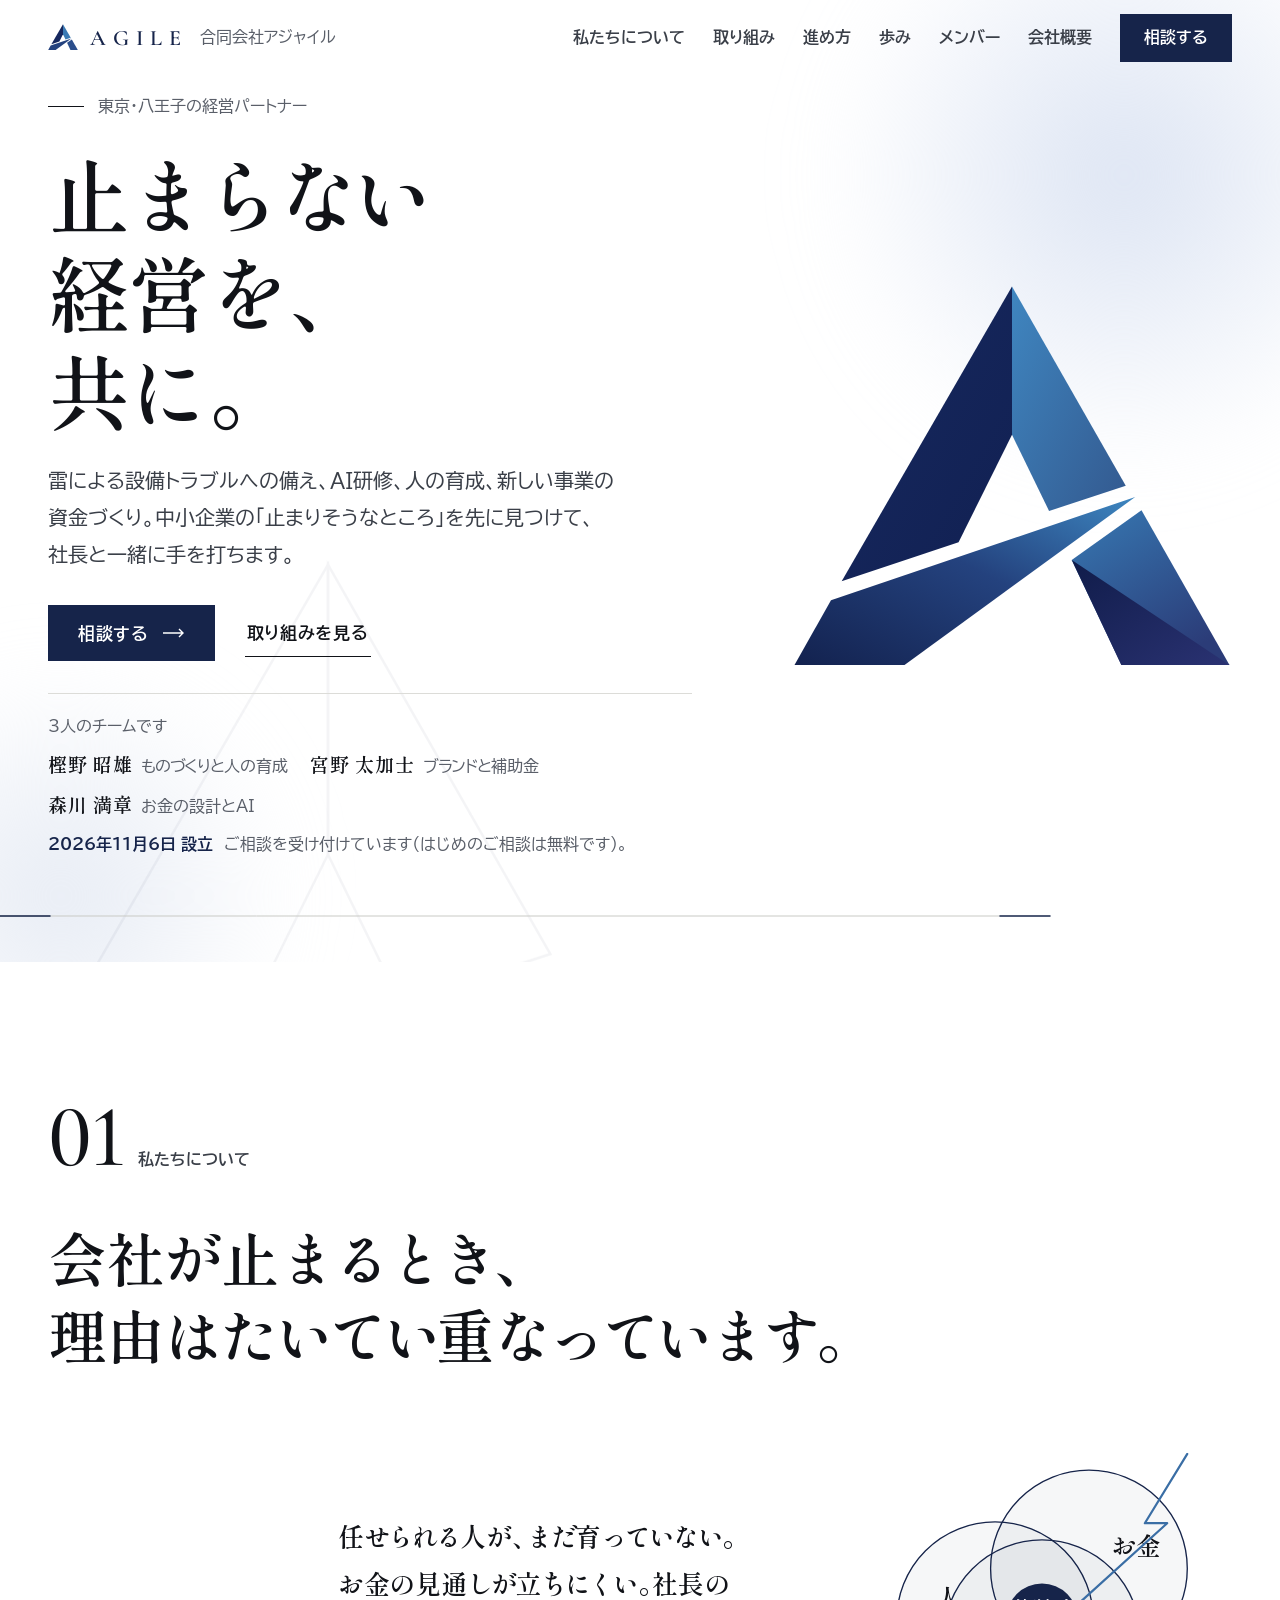
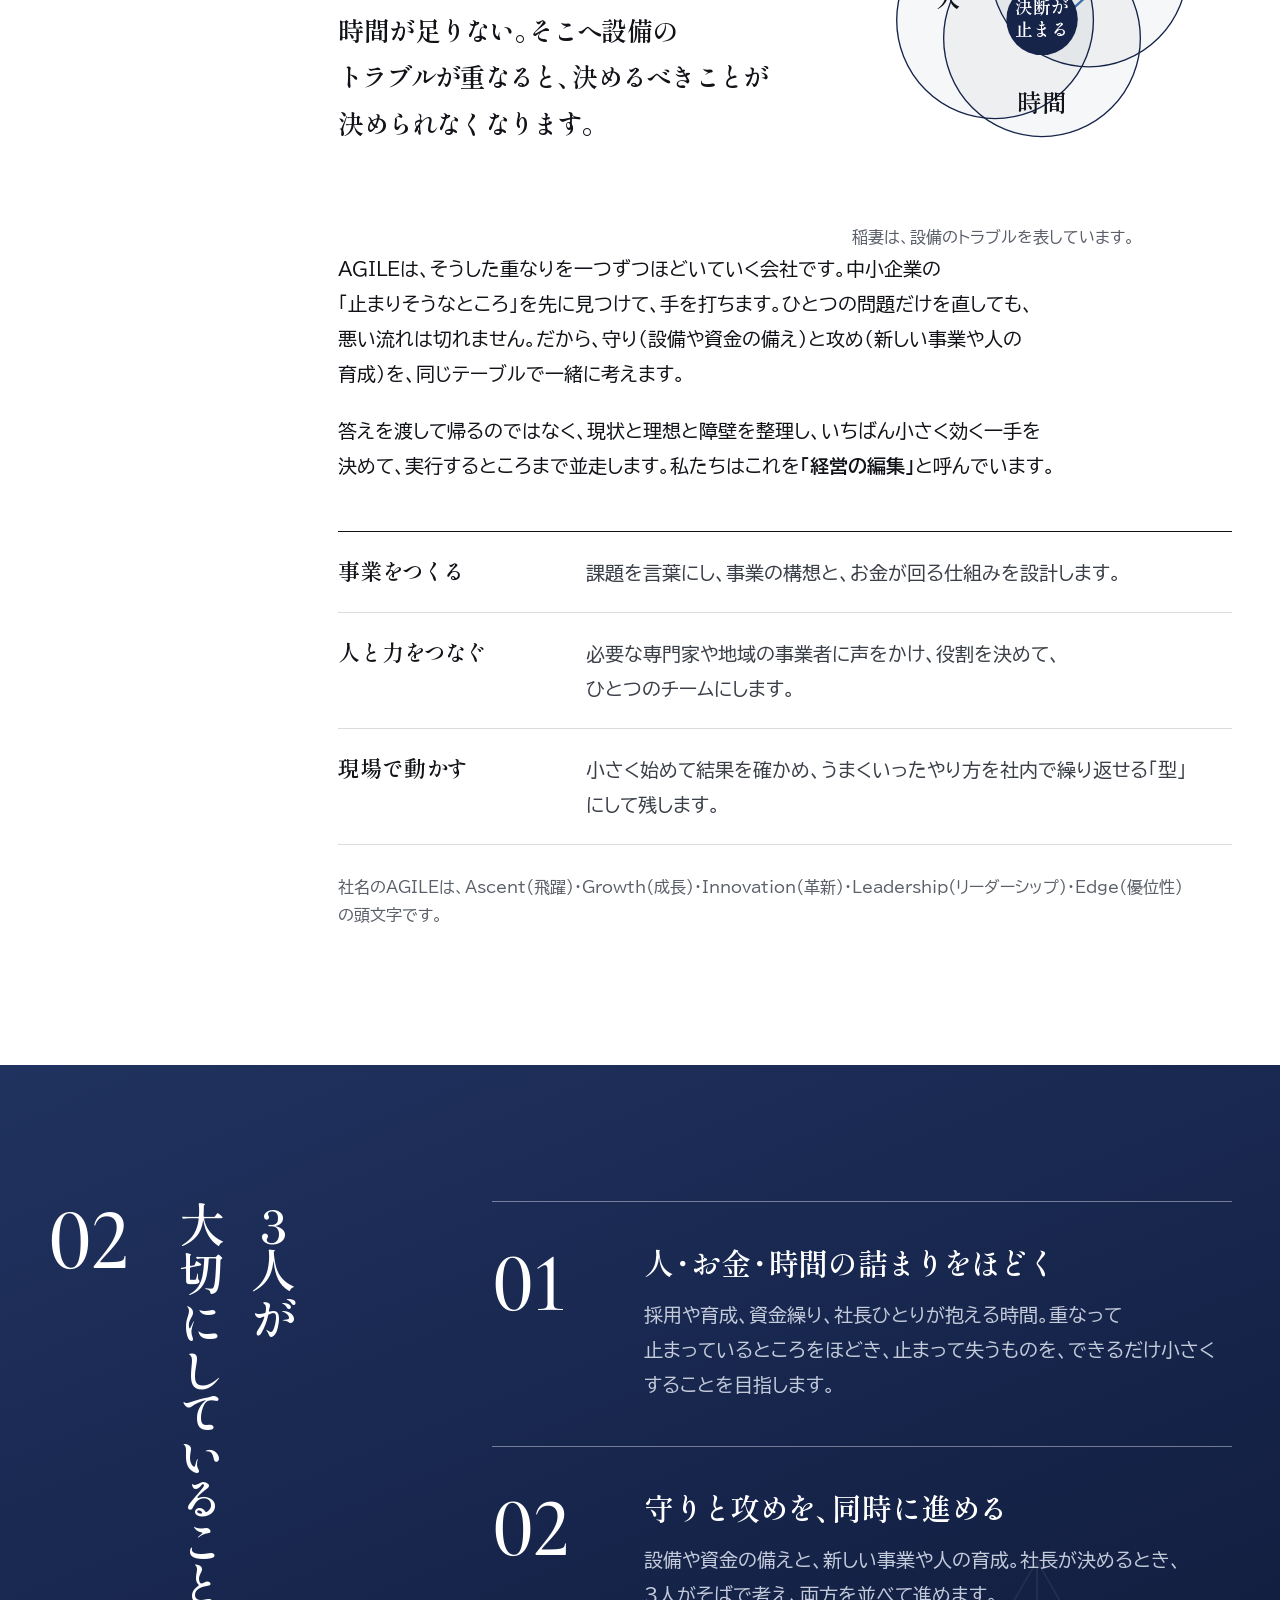
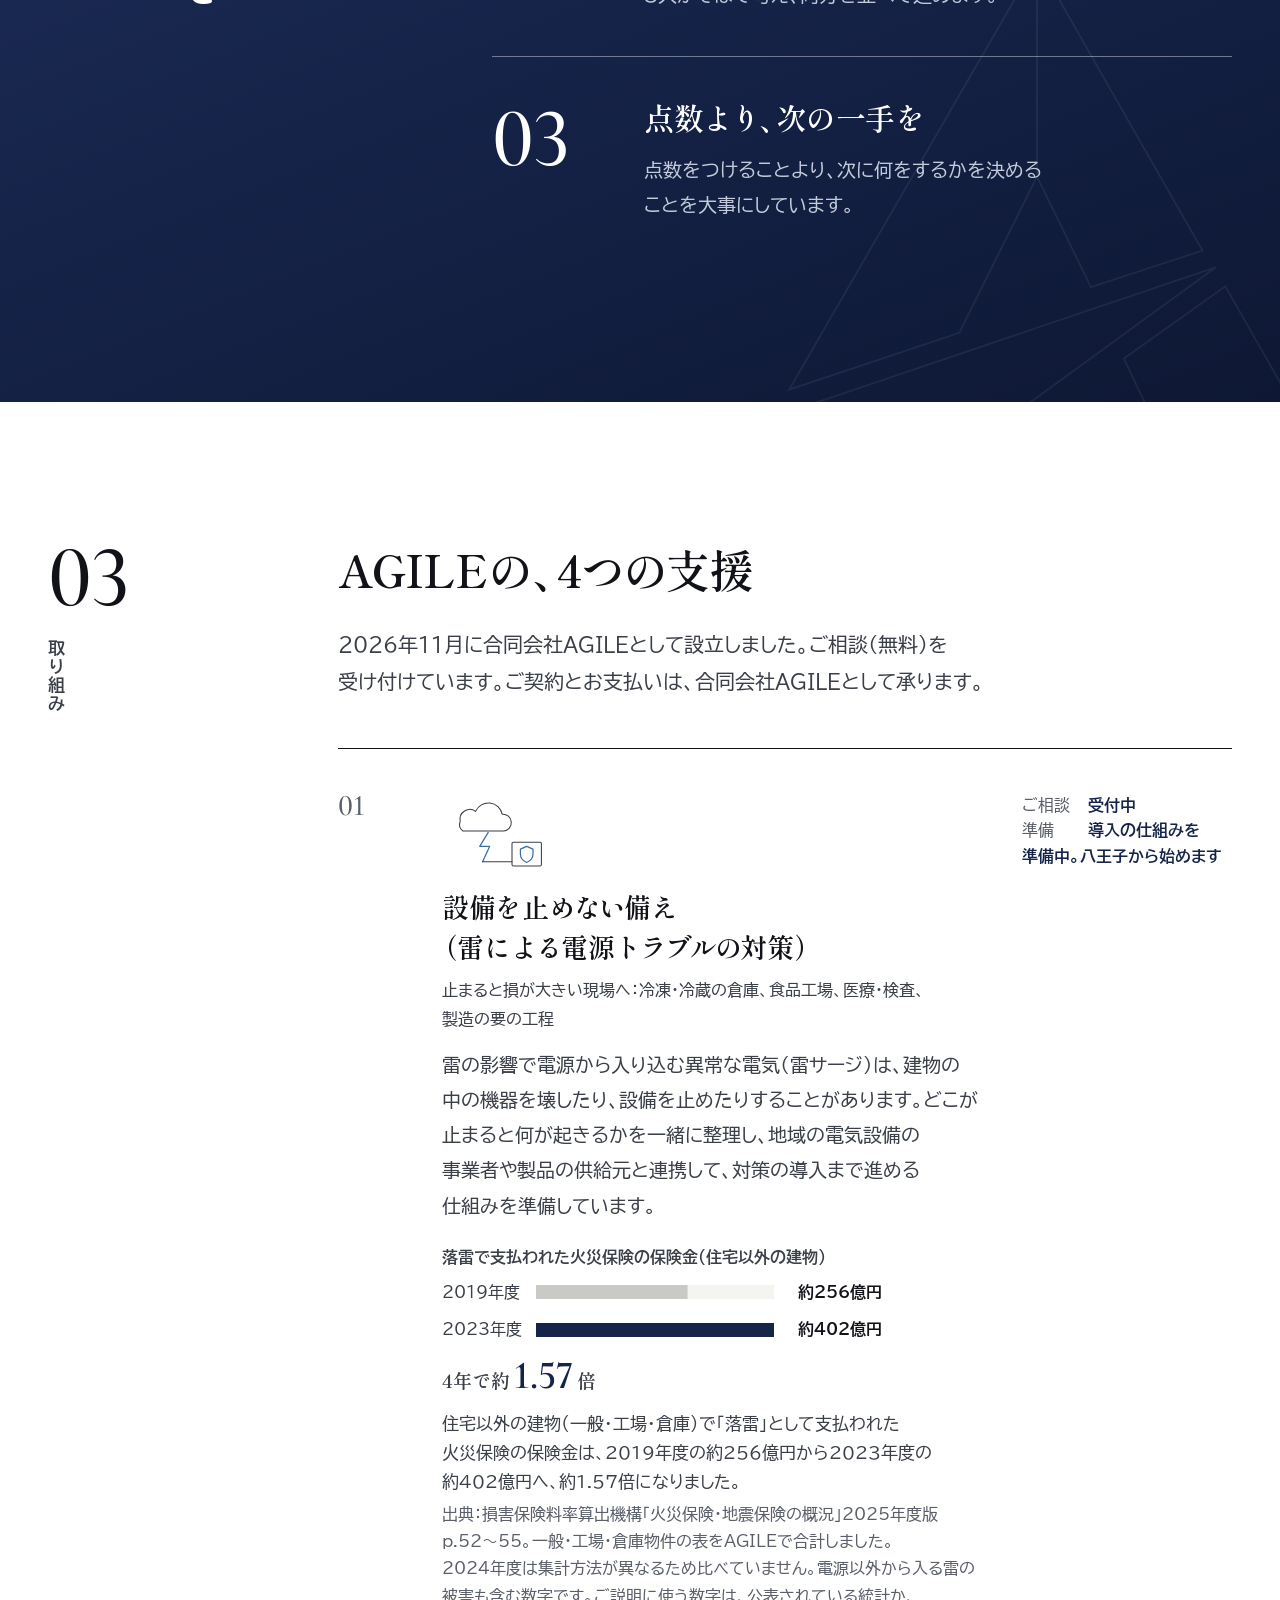
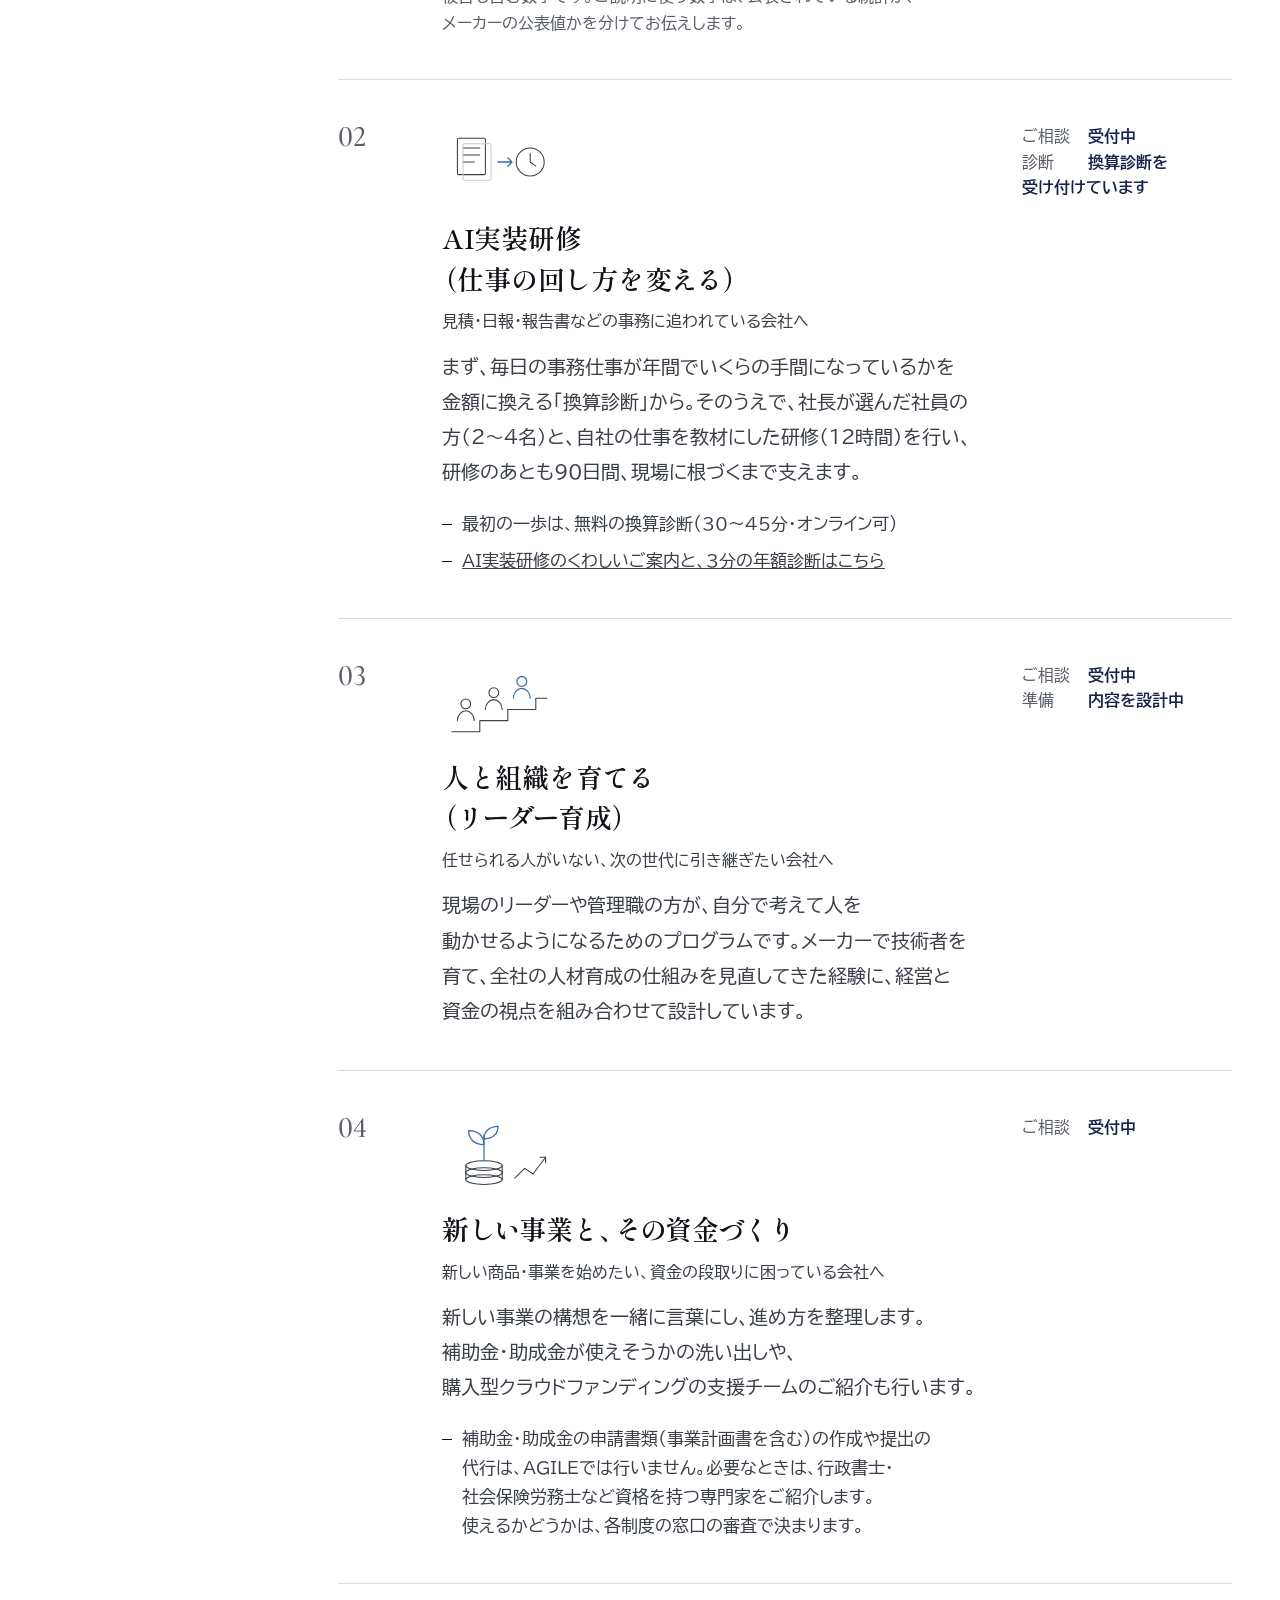
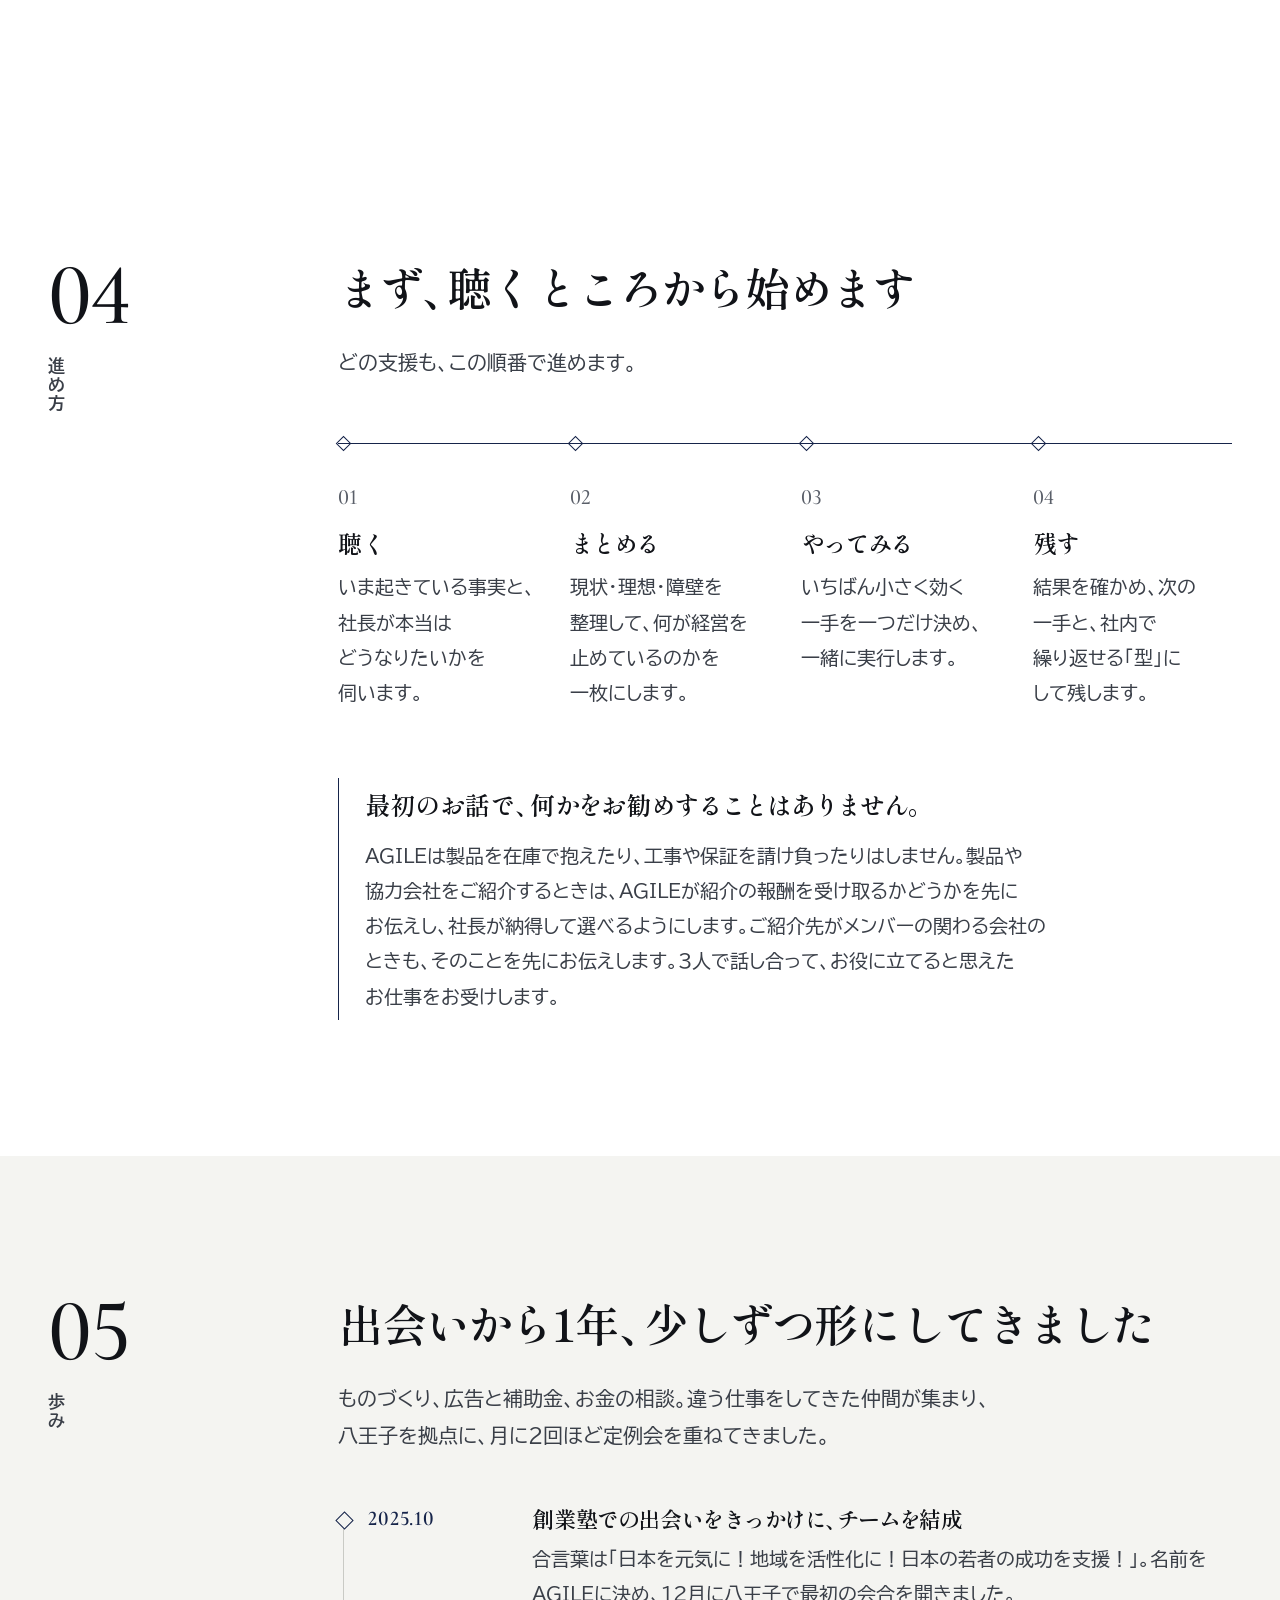
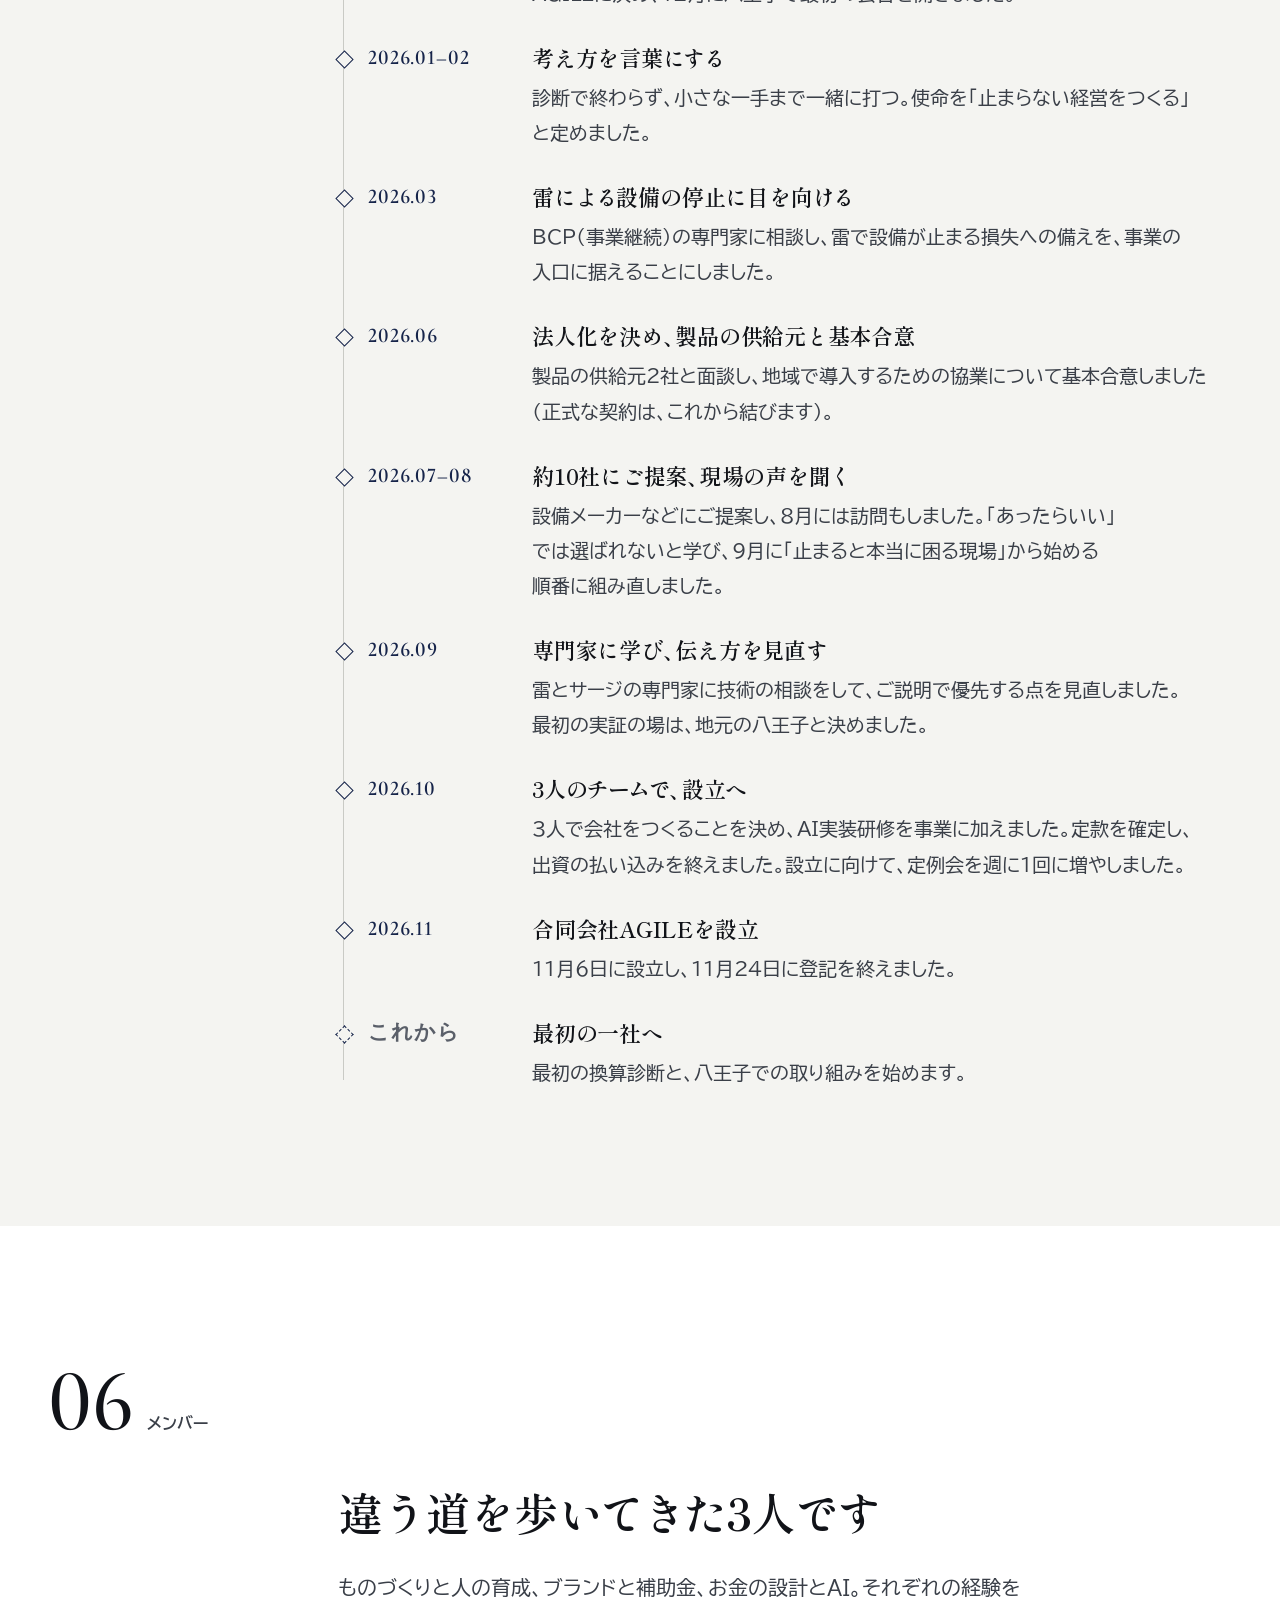
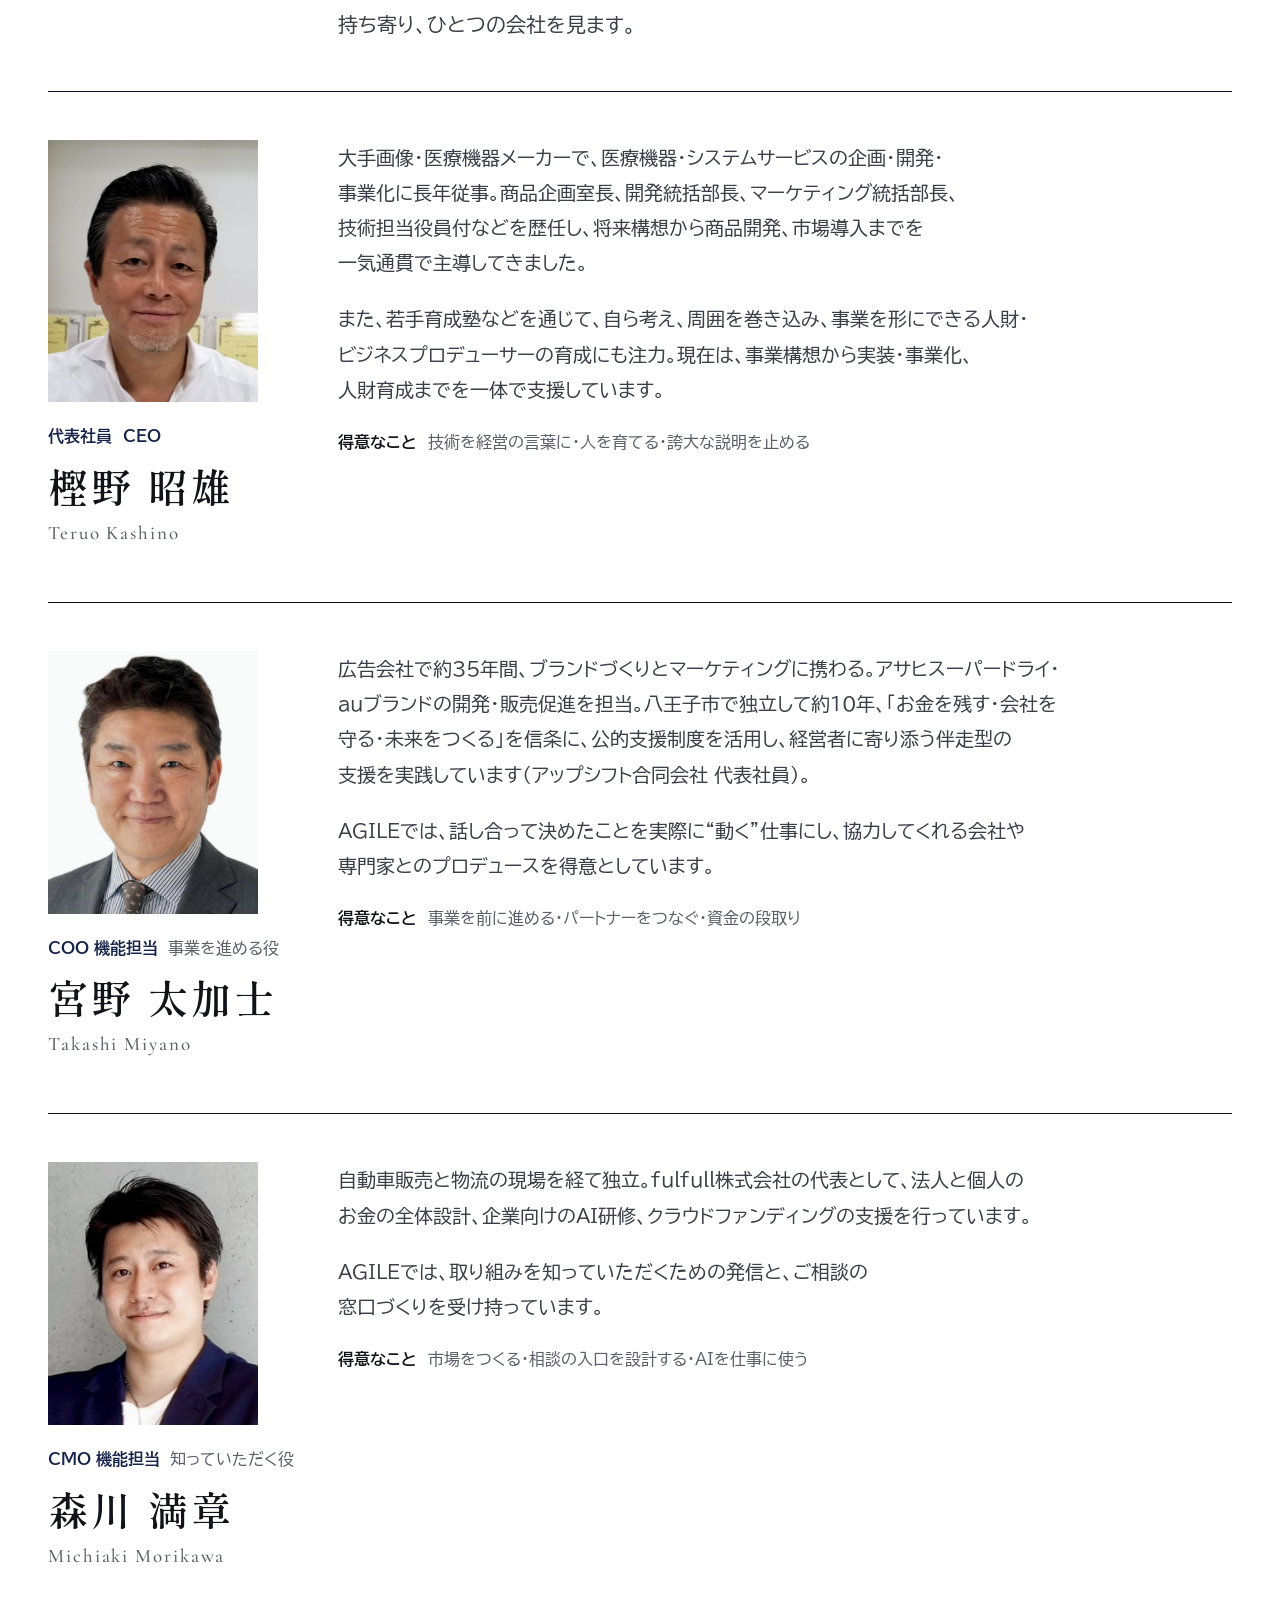
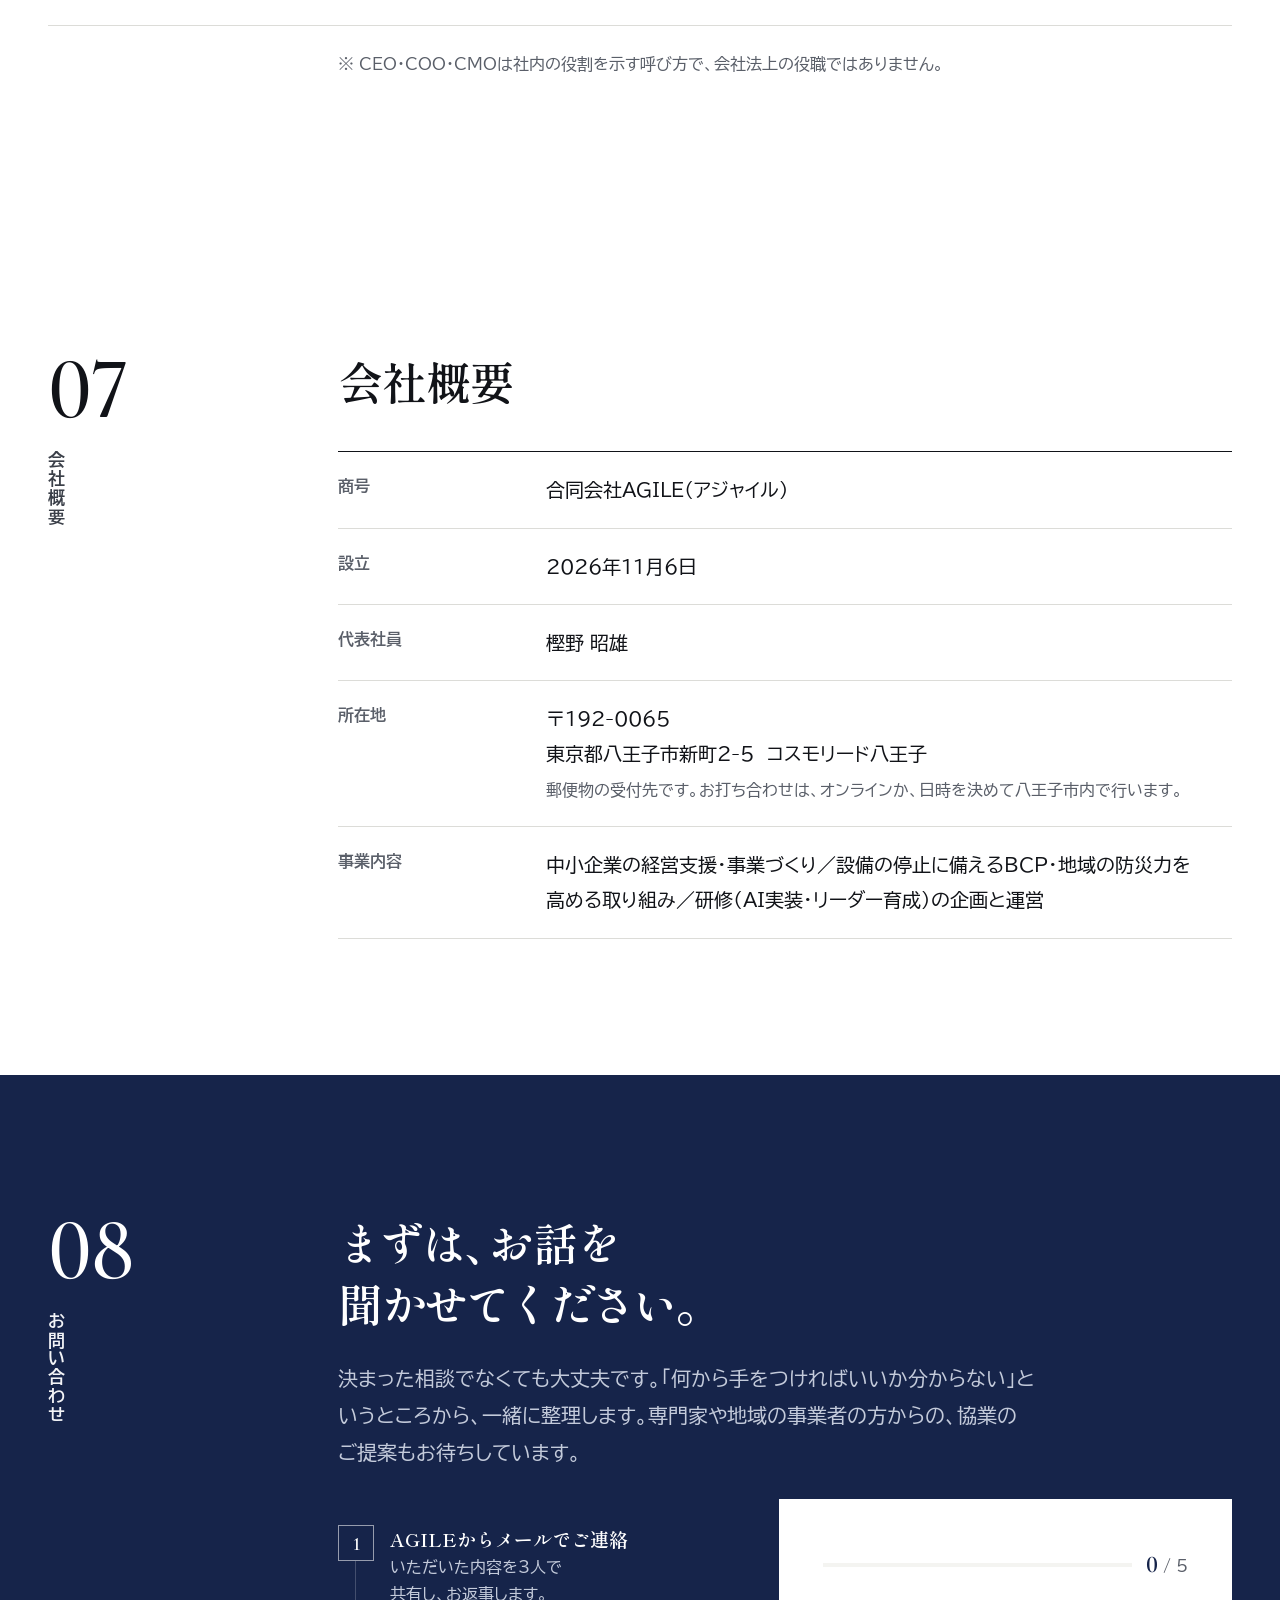
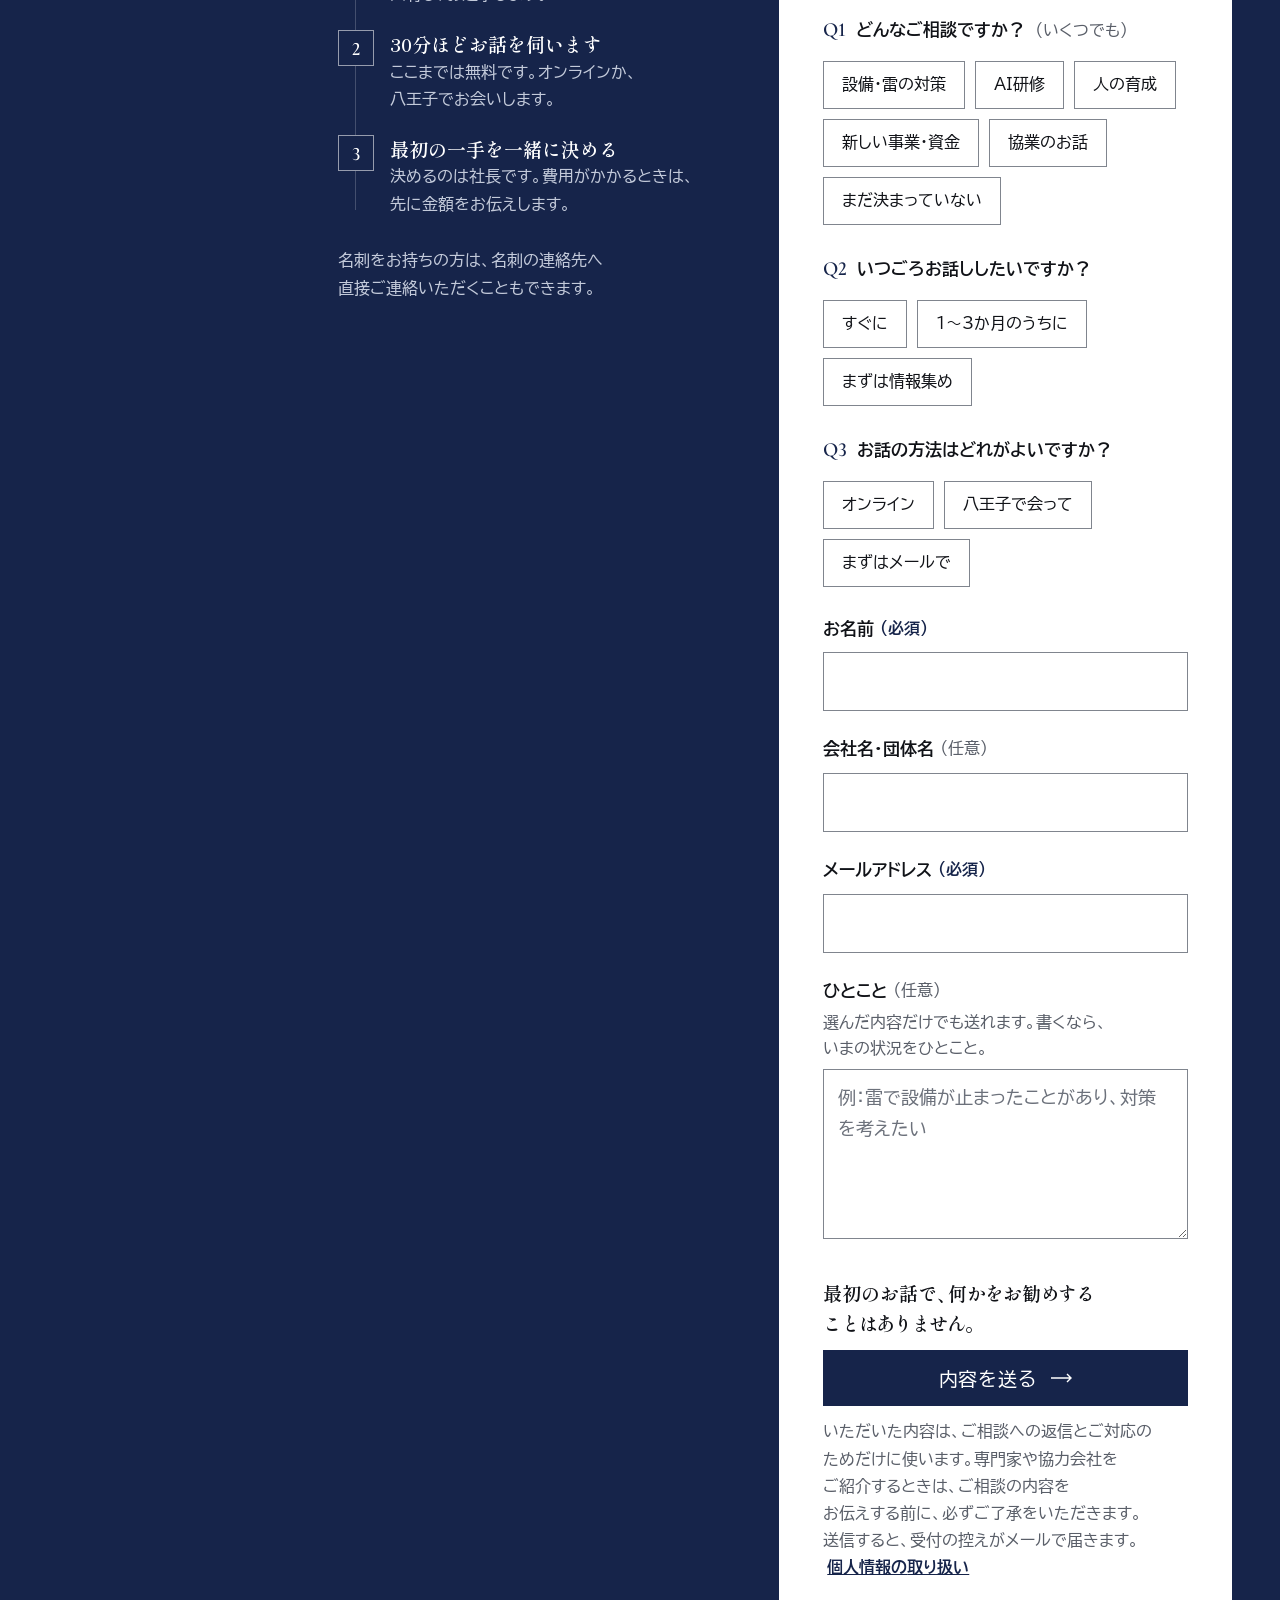
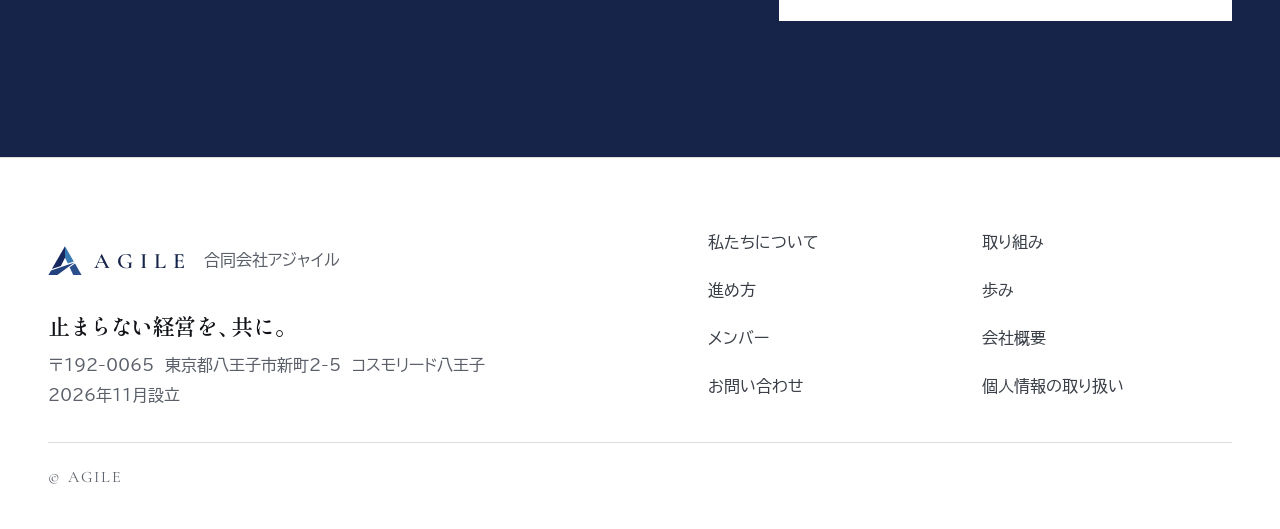
<file: index.html>
<!DOCTYPE html>

<html lang="ja">
<head>
<meta charset="utf-8"/>
<meta content="width=device-width,initial-scale=1,viewport-fit=cover" name="viewport"/>
<meta content="only light" name="color-scheme"/>
<meta content="#16244A" name="theme-color"/>
<title>合同会社AGILE｜止まらない経営を、共に。東京・八王子</title>
<meta content="東京・八王子の中小企業を支えるために、3人で立ち上げた会社です。雷から設備を守る備え、AI実装研修、リーダー育成、新しい事業の資金づくり。会社の止まりそうなところを先に見つけ、社長と一緒に手を打ちます。2026年11月設立。" name="description"/>
<link href="https://agile-os.jp/" rel="canonical"/>
<meta content="website" property="og:type"/>
<meta content="合同会社AGILE" property="og:site_name"/>
<meta content="ja_JP" property="og:locale"/>
<meta content="止まらない経営を、共に。｜合同会社AGILE" property="og:title"/>
<meta content="雷から設備を守る備え、AI研修、人の育成、新しい事業の資金づくり。八王子の中小企業の止まりそうなところを先に見つけ、社長と一緒に手を打つ3人のチームです。2026年11月設立。" property="og:description"/>
<meta content="https://agile-os.jp/" property="og:url"/>
<meta content="https://agile-os.jp/img/og.png" property="og:image"/>
<meta content="1200" property="og:image:width"/>
<meta content="630" property="og:image:height"/>
<meta content="summary_large_image" name="twitter:card"/>
<link href="img/favicon.svg" rel="icon" type="image/svg+xml"/>
<link href="img/favicon-32.png" rel="icon" sizes="32x32" type="image/png"/>
<link href="img/apple-touch-icon.png" rel="apple-touch-icon"/>
<link href="https://fonts.googleapis.com" rel="preconnect"/>
<link crossorigin="" href="https://fonts.gstatic.com" rel="preconnect"/>
<link href="https://fonts.googleapis.com/css2?family=BIZ+UDPGothic:wght@400;700&amp;family=Cormorant+Garamond:wght@500;600&amp;family=Shippori+Mincho+B1:wght@600&amp;display=swap" rel="stylesheet"/>
<link href="css/site.css" rel="stylesheet"/>
<script>/* 動きの準備。site.js が2.5秒たっても動かないときは、隠した中身をすべて出す */document.documentElement.classList.add('js');setTimeout(function(){if(!window.AGILE_READY)document.documentElement.classList.remove('js')},2500)</script>
<script type="application/ld+json">
{"@context":"https://schema.org","@type":"Organization","name":"合同会社AGILE","alternateName":"AGILE","foundingDate":"2026-11-06","description":"2026年11月に設立した会社です。東京・八王子の中小企業の経営支援を行います。","url":"https://agile-os.jp/","logo":"https://agile-os.jp/img/apple-touch-icon.png","slogan":"止まらない経営を、共に。","address":{"@type":"PostalAddress","postalCode":"192-0065","addressRegion":"東京都","addressLocality":"八王子市","streetAddress":"新町2-5 コスモリード八王子","addressCountry":"JP"},"email":"agileos.info@gmail.com"}
</script>
</head>
<body>
<a class="skip" href="#main">本文へ移動</a>
<header class="hd">
<div class="wrap">
<a aria-label="合同会社AGILE トップへ" class="brand" href="#top">
<svg aria-hidden="true" viewbox="0 0 700 609"><polygon fill="#16285E" points="350,4 350,240 265,411 79,473"></polygon><polygon fill="#3A7AB4" points="350,4 531,321 409,361 350,240"></polygon><polygon fill="#24427E" points="62,503 546,339 179,606 4,606"></polygon><polygon fill="#2B4E8C" points="445,439 556,360 696,606 524,606"></polygon></svg>
<span class="wm">AGILE</span>
<small>合同会社アジャイル</small>
</a>
<nav aria-label="ページ内の案内" class="gnav">
<a href="#about">私たちについて</a>
<a href="#services">取り組み</a>
<a href="#approach">進め方</a>
<a href="#history">歩み</a>
<a href="#members">メンバー</a>
<a href="#company">会社概要</a>
<a class="cta" href="#contact">相談する</a>
</nav>
<a class="hd-cta" href="#contact">相談する</a>
<button aria-controls="drawer" aria-expanded="false" class="menu-btn" type="button"><span class="t">メニュー</span><i aria-hidden="true"></i></button>
</div>
</header>
<div aria-hidden="true" class="drawer" id="drawer" inert="">
<nav aria-label="ページ内の案内（メニュー）">
<ol>
<li><a href="#about">私たちについて</a></li>
<li><a href="#services">取り組み</a></li>
<li><a href="#approach">進め方</a></li>
<li><a href="#history">歩み</a></li>
<li><a href="#members">メンバー</a></li>
<li><a href="#company">会社概要</a></li>
<li><a href="#contact">相談する</a></li>
</ol>
</nav>
<p class="d-foot bx">合同会社AGILE<br/>東京都八王子市</p>
</div>
<main id="main">
<!-- ファーストビュー -->
<div class="fv" id="top">
<div aria-hidden="true" class="fv-bg"><span class="aura a1"></span><span class="aura a2"></span><span class="glow"></span><img alt="" class="ghost" data-px="0.12" src="img/mark-line-ai.svg"/></div>
<div class="wrap">
<div class="intro">
<p class="eyebrow">東京・八王子の経営パートナー</p>
<h1 aria-label="止まらない経営を、共に。"><span aria-hidden="true" class="ln"><span>止<span class="yk-k">まらない</span></span></span><span aria-hidden="true" class="ln"><span>経営を<span class="yk-c">、</span></span></span><span aria-hidden="true" class="ln"><span>共に<span class="yk-c">。</span></span></span></h1>
<p class="lead bx">雷に<wbr>よる<wbr>設備トラブルへの<wbr>備え、<wbr>AI研修、<wbr>人の<wbr>育成、<wbr>新しい<wbr>事業の<wbr>資金づくり。<span class="nw">中小企業</span>の<wbr>「止まりそうな<wbr>ところ」を<wbr>先に<wbr>見つけて、<wbr>社長と<wbr>一緒に<wbr><span class="nw">手を打ちます。</span></p>
<div class="acts">
<a class="btn btn-ai" href="#contact"><span>相談する</span><svg aria-hidden="true" class="arw" fill="none" stroke="currentColor" stroke-width="1.4" viewbox="0 0 22 10"><path d="M0 5h20M16 1l4 4-4 4"></path></svg></a>
<a class="btn btn-line" href="#services">取り組みを見る</a>
</div>
<a class="team" href="#members"><span class="k">3人のチームです</span><span class="v"><span class="p">樫野 昭雄<small><span class="yk-k">ものづくりと</span>人の育成</small></span><span class="p">宮野 太加士<small><span class="yk-k">ブランドと</span>補助金</small></span><span class="p">森川 満章<small>お金の設計とAI</small></span></span></a>
<p class="status"><b>2026年11月6日 設立</b>　ご相談を受け付けています（はじめのご相談は無料です）。</p>
</div>
<div class="mark">
<svg aria-label="AGILEのロゴ" class="logo-a" role="img" viewbox="0 0 700 609">
<defs>
<lineargradient id="g1" x1="0" x2="1" y1="0" y2="1"><stop offset="0" stop-color="#17295F"></stop><stop offset="1" stop-color="#112052"></stop></lineargradient>
<lineargradient id="g2" x1="0" x2="1" y1="0" y2="1"><stop offset="0" stop-color="#3F86C0"></stop><stop offset="1" stop-color="#33598F"></stop></lineargradient>
<lineargradient id="g3" x1="0" x2="1" y1="1" y2="0"><stop offset="0" stop-color="#13224F"></stop><stop offset=".55" stop-color="#24427E"></stop><stop offset="1" stop-color="#3D86C0"></stop></lineargradient>
<lineargradient id="g4" x1="0" x2=".6" y1="0" y2="1"><stop offset="0" stop-color="#3779B3"></stop><stop offset="1" stop-color="#2B3C78"></stop></lineargradient>
<lineargradient id="g5" x1="0" x2="1" y1="0" y2="1"><stop offset="0" stop-color="#101C4A"></stop><stop offset="1" stop-color="#2A3272"></stop></lineargradient>
<lineargradient id="gs" x1="0" x2="1" y1="0" y2="0"><stop offset="0" stop-color="#fff" stop-opacity="0"></stop><stop offset=".5" stop-color="#fff" stop-opacity=".6"></stop><stop offset="1" stop-color="#fff" stop-opacity="0"></stop></lineargradient>
<clippath id="lc"><polygon points="350,4 350,240 265,411 79,473"></polygon><polygon points="350,4 531,321 409,361 350,240"></polygon><polygon points="62,503 546,339 179,606 4,606"></polygon><polygon points="445,439 556,360 696,606 524,606"></polygon></clippath>
</defs>
<polygon class="pc p1" fill="url(#g1)" points="350,4 350,240 265,411 79,473"></polygon>
<polygon class="pc p2" fill="url(#g2)" points="350,4 531,321 409,361 350,240"></polygon>
<polygon class="pc p3" fill="url(#g3)" points="62,503 546,339 179,606 4,606"></polygon>
<g class="pc p4"><polygon fill="url(#g4)" points="445,439 556,360 696,606 524,606"></polygon><polygon fill="url(#g5)" points="445,439 696,606 524,606"></polygon></g>
<g clip-path="url(#lc)"><g transform="skewX(-18)"><rect class="sheen" fill="url(#gs)" height="609" width="300" x="-60" y="0"></rect></g></g>
</svg>
</div>
</div>
<div aria-hidden="true" class="pulse">
<svg preserveaspectratio="none" viewbox="0 0 1000 24"><path class="base" d="M0 12H1000" pathlength="1" vector-effect="non-scaling-stroke"></path><path class="run" d="M0 12H1000" pathlength="1" vector-effect="non-scaling-stroke"></path></svg>
</div>
</div>
<!-- 01 私たちについて：全幅の宣言 -->
<section aria-labelledby="h-about" class="about" id="about">
<div class="wrap">
<div class="no no-row"><b>01</b><span>私たちについて</span></div>
<h2 class="decl bx" data-rv="" id="h-about">会社が<wbr>止<span class="yk-k">まる</span><wbr><span class="yk-k">とき</span><span class="yk-c">、</span><br/>理由は<wbr><span class="yk-k">たいてい</span><wbr>重<span class="yk-k">なっています</span><span class="yk-c">。</span></h2>
<div class="about-body">
<div class="about-grid">
<figure aria-label="人・お金・時間の詰まりが重なり、そこへ設備のトラブルが加わると、社長の決断が止まることを表した図" class="venn" data-rv="">
<svg aria-hidden="true" viewbox="0 0 340 330">
<g class="vc" data-px="-0.04"><circle cx="128" cy="130" pathlength="1" r="88"></circle><text text-anchor="middle" x="86" y="118">人</text></g>
<g class="vc" data-px="0.03"><circle cx="212" cy="130" pathlength="1" r="88"></circle><text text-anchor="middle" x="254" y="118">お金</text></g>
<g class="vc" data-px="0.06"><circle cx="170" cy="206" pathlength="1" r="88"></circle><text text-anchor="middle" x="170" y="272">時間</text></g>
<g class="bolt"><path d="M300 8 L262 70 L282 70 L196 148" pathlength="1"></path></g>
<g class="core"><circle cx="170" cy="156" r="32"></circle><text text-anchor="middle" x="170" y="151">決断が</text><text text-anchor="middle" x="170" y="171">止まる</text></g>
</svg>
<figcaption>稲妻は、設備のトラブルを表しています。</figcaption>
</figure>
<p class="state bx" data-rv="">任<span class="yk-k">せられる</span><wbr>人が<span class="yk-c">、</span><wbr><span class="yk-k">まだ</span><wbr>育<span class="yk-k">っていない</span><span class="yk-c">。</span><wbr>お金の<wbr>見通<span class="yk-k">しが</span><wbr>立<span class="yk-k">ちにくい</span><span class="yk-c">。</span><wbr>社長の<wbr>時間が<wbr>足<span class="yk-k">りない</span><span class="yk-c">。</span><wbr><span class="yk-k">そこへ</span><wbr>設備の<wbr><span class="yk-k">トラブルが</span><wbr>重<span class="yk-k">なると</span><span class="yk-c">、</span><wbr>決<span class="yk-k">めるべきことが</span><wbr>決<span class="yk-k">められなくなります</span><span class="yk-c">。</span></p>
</div>
<div class="text" data-rv="">
<p class="bx">AGILEは、<wbr>そうした<wbr>重なりを<wbr>一つずつ<wbr>ほどいていく<wbr>会社です。<span class="nw">中小企業</span>の<wbr>「止まりそうな<wbr>ところ」を<wbr>先に<wbr>見つけて、<wbr>手を<wbr>打ちます。<wbr>ひとつの<wbr>問題だけを<wbr>直しても、<wbr>悪い<wbr>流れは<wbr>切れません。<wbr>だから、<wbr>守り<wbr>（設備や<wbr>資金の<wbr>備え）と<wbr>攻め<wbr>（新しい<wbr>事業や<wbr>人の<wbr>育成）を、<wbr>同じ<wbr>テーブルで<wbr><span class="nw">一緒に考えます。</span></p>
<p class="bx">答えを<wbr>渡して<wbr>帰るのではなく、<wbr>現状と<wbr>理想と<wbr>障壁を<wbr>整理し、<wbr>いちばん<wbr>小さく<wbr>効く<wbr>一手を<wbr>決めて、<wbr>実行する<wbr>ところまで<wbr>並走します。<wbr>私たちは<wbr>これを<b>「経営の<wbr>編集」</b>と<wbr>呼んでいます。</p>
</div>
<ul class="roles" data-rv="">
<li><span class="k">事業<span class="yk-k">をつくる</span></span><span class="v bx">課題を<wbr>言葉にし、<wbr>事業の<wbr>構想と、<wbr>お金が<wbr>回る<wbr><span class="nw">仕組みを設計します。</span></span></li>
<li><span class="k">人と力<span class="yk-k">をつなぐ</span></span><span class="v bx">必要な<wbr>専門家や<wbr>地域の<wbr>事業者に<wbr>声を<wbr>かけ、<wbr>役割を<wbr>決めて、<wbr>ひとつの<wbr><span class="nw">チームにします。</span></span></li>
<li><span class="k">現場で動<span class="yk-k">かす</span></span><span class="v bx">小さく<wbr>始めて<wbr>結果を<wbr>確かめ、<wbr>うまく<wbr>いった<wbr>やり方を<wbr>社内で<wbr>繰り返せる<wbr>「型」に<wbr><span class="nw">して残します。</span></span></li>
</ul>
<p class="note name-origin bx">社名の<wbr>AGILEは、<wbr>Ascent<wbr>（飛躍）<wbr>・Growth<wbr>（成長）<wbr>・Innovation<wbr>（革新）・Leadership<wbr>（リーダーシップ）<wbr>・Edge<wbr>（優位性）の<wbr>頭文字です。</p>
</div>
</div>
</section>
<!-- 02 大切にしていること：藍地の見開き -->
<section aria-labelledby="h-promise" class="value" id="promise">
<div class="wrap spread">
<div class="spread-head">
<div class="no"><b>02</b></div>
<h2 class="tate bx" data-rv="" id="h-promise"><span class="tcy">3</span>人が<br/>大切に<wbr><span class="nw"><span class="yk-k">していること</span></span></h2>
</div>
<ol class="vals">
<li><span class="n">01</span><div><h3 class="bx">人<span class="yk-m">・</span><wbr>お金<span class="yk-m">・</span><wbr>時間の<wbr><span class="nw">詰<span class="yk-k">まりをほどく</span></span></h3><p class="bx">採用や<wbr>育成、<wbr>資金繰り、<wbr>社長ひとりが<wbr>抱える<wbr>時間。<wbr>重なって<wbr>止まっている<wbr>ところを<wbr>ほどき、<wbr>止まって<wbr>失う<wbr>ものを、<wbr>できるだけ<wbr>小さく<wbr>する<wbr><span class="nw">ことを目指します。</span></p></div></li>
<li><span class="n">02</span><div><h3 class="bx">守<span class="yk-k">りと</span><wbr>攻<span class="yk-k">めを</span><span class="yk-c">、</span><wbr><span class="nw">同時に進<span class="yk-k">める</span></span></h3><p class="bx">設備や<wbr>資金の<wbr>備えと、<wbr>新しい<wbr>事業や<wbr>人の<wbr>育成。<wbr>社長が<wbr>決める<wbr>とき、<wbr>3人が<wbr>そばで<wbr>考え、<wbr>両方を<wbr><span class="nw">並べて進めます。</span></p></div></li>
<li><span class="n">03</span><div><h3 class="bx">点数<span class="yk-k">より</span><span class="yk-c">、</span><wbr><span class="nw">次の一手を</span></h3><p class="bx">点数を<wbr>つける<wbr>ことより、<wbr>次に<wbr>何を<wbr>するかを<wbr>決める<wbr>ことを<wbr><span class="nw">大事にしています。</span></p></div></li>
</ol>
</div>
</section>
<!-- 03 取り組み -->
<section aria-labelledby="h-services" class="services" id="services">
<div class="wrap ch">
<div class="no"><b>03</b><span>取り組み</span></div>
<div>
<h2 class="bx" data-rv="" id="h-services">AGILEの<span class="yk-c">、</span><wbr><span class="nw">4<span class="yk-k">つの</span>支援</span></h2>
<p class="lede bx" data-rv="">2026年11月に<wbr>合同会社AGILEと<wbr>して<wbr>設立しました。<wbr>ご相談<wbr>（無料）を<wbr>受け付けています。<wbr>ご契約と<wbr>お支払いは、<wbr>合同会社AGILEと<wbr><span class="nw">して承ります。</span></p>
<ol class="svcs">
<li class="svc" data-rv="">
<div class="body">
<svg aria-hidden="true" class="ill" viewbox="0 0 160 120"><path d="M26 46a14 14 0 0 1 22-14a20 20 0 0 1 38 4a12 12 0 0 1 2 24H30a12 12 0 0 1-4-14z" pathlength="1"></path><path class="ac" d="M66 62L54 82H68L58 104" pathlength="1"></path><path d="M58 104H100" pathlength="1"></path><rect height="34" pathlength="1" rx="2" width="42" x="100" y="76"></rect><path class="ac" d="M121 82l9 4v7c0 6-4 10-9 12c-5-2-9-6-9-12v-7z" pathlength="1"></path></svg>
<h3 class="bx">設備を<wbr>止<span class="yk-k">めない</span><wbr>備え<br/><span class="yk-o">（</span>雷に<wbr><span class="yk-k">よる</span><wbr><span class="nw">電源<span class="yk-k">トラブルの</span>対策<span class="yk-c">）</span></span></h3>
<p class="for bx">止まると<wbr>損が<wbr>大きい<wbr>現場へ<wbr>：冷凍・冷蔵の<wbr>倉庫、<wbr>食品工場、<wbr>医療・検査、<wbr>製造の<wbr><span class="nw">要の工程</span></p>
<p class="bx">雷の<wbr>影響で<wbr>電源から<wbr>入り込む<wbr>異常な<wbr>電気<wbr>（雷サージ）は、<wbr>建物の<wbr>中の<wbr>機器を<wbr>壊したり、<wbr>設備を<wbr>止めたりする<wbr>ことがあります。<wbr>どこが<wbr>止まると<wbr>何が<wbr>起きるかを<wbr>一緒に<wbr>整理し、<wbr>地域の<wbr>電気設備の<wbr>事業者や<wbr>製品の<wbr>供給元と<wbr>連携して、<wbr>対策の<wbr>導入まで<wbr>進める<wbr>仕組みを<wbr>準備しています。</p>
<ul class="pts">
<li class="chart-li bx"><p class="bars-t bx">落雷で<wbr>支払われた<wbr>火災保険の<wbr>保険金<wbr>（住宅以外の<wbr>建物）</p><div aria-label="落雷で支払われた火災保険の保険金（住宅以外）。2019年度 約256億円、2023年度 約402億円" class="bars" role="img">
<div class="bar"><span class="y">2019年度</span><span class="track"><i style="--w:.637"></i></span><span class="v">約256億円</span></div>
<div class="bar now"><span class="y">2023年度</span><span class="track"><i style="--w:1"></i></span><span class="v">約402億円</span></div>
<p class="x bx">4年で<wbr>約<b>1.57</b>倍</p>
</div>住宅以外の<wbr>建物<wbr>（一般・工場・倉庫）で<wbr>「落雷」と<wbr>して<wbr>支払われた<wbr>火災保険の<wbr>保険金は、<wbr>2019年度の<wbr>約256億円から<wbr>2023年度の<wbr>約402億円へ、<wbr>約1.57倍に<wbr>なりました。<span class="src">出典：損害保険料率算出機構<wbr>「火災保険・地震保険の<wbr>概況」<wbr>2025年度版 p.52〜55。<wbr>一般・工場・倉庫物件の<wbr>表を<wbr>AGILEで<wbr>合計しました。<wbr>2024年度は<wbr>集計方法が<wbr>異なる<wbr>ため<wbr>比べていません。<wbr>電源以外から<wbr>入る<wbr>雷の<wbr>被害も<wbr>含む<wbr>数字です。<wbr>ご説明に<wbr>使う<wbr>数字は、<wbr>公表されている<wbr>統計か、<wbr>メーカーの<wbr>公表値かを<wbr><span class="nw">分けてお伝えします。</span></span></li>
</ul>
</div>
<p class="side bx"><span class="lb">ご相談</span>受付中<br/><span class="lb">準備</span>導入の<wbr>仕組みを<wbr>準備中。<wbr><span class="nw">八王子から始めます</span></p>
</li>
<li class="svc" data-rv="">
<div class="body">
<svg aria-hidden="true" class="ill" viewbox="0 0 160 120"><rect height="52" pathlength="1" rx="2" width="40" x="22" y="26"></rect><path d="M30 40H54M30 50H54M30 60H46" pathlength="1"></path><rect class="back" height="52" pathlength="1" rx="2" width="40" x="30" y="34"></rect><path class="ac" d="M80 60H100M94 54l6 6-6 6" pathlength="1"></path><circle cx="126" cy="60" pathlength="1" r="20"></circle><path d="M126 48V60L134 66" pathlength="1"></path></svg>
<h3 class="bx">AI実装研修<br/><span class="yk-o">（</span>仕事の<wbr><span class="nw">回し方を変<span class="yk-k">える</span><span class="yk-c">）</span></span></h3>
<p class="for bx">見積・日報・報告書などの<wbr>事務に<wbr><span class="nw">追われている会社へ</span></p>
<p class="bx">まず、<wbr>毎日の<wbr>事務仕事が<wbr>年間で<wbr>いくらの<wbr>手間に<wbr>なっているかを<wbr>金額に<wbr>換える<wbr>「換算診断」から。<wbr>そのうえで、<wbr>社長が<wbr>選んだ<wbr>社員の<wbr>方<wbr>（2〜4名）と、<wbr>自社の<wbr>仕事を<wbr>教材に<wbr>した<wbr>研修<wbr>（12時間）を<wbr>行い、<wbr>研修の<wbr>あとも<wbr>90日間、<wbr>現場に<wbr><span class="nw">根づくまで支えます。</span></p>
<ul class="pts">
<li class="bx">最初の<wbr>一歩は、<wbr>無料の<wbr>換算診断<wbr>（30〜45分・オンライン可）</li>
<li class="bx"><a href="./ai/">AI実装研修の<wbr>くわしい<wbr>ご案内と、<wbr>3分の<wbr>年額診断<wbr>はこちら</a></li>
</ul>
</div>
<p class="side bx"><span class="lb">ご相談</span>受付中<br/><span class="lb">診断</span>換算診断を<wbr><span class="nw">受け付けています</span></p>
</li>
<li class="svc" data-rv="">
<div class="body">
<svg aria-hidden="true" class="ill" viewbox="0 0 160 120"><path d="M14 104H54V88H94V72H134V56H150" pathlength="1"></path><circle cx="34" cy="64" pathlength="1" r="7"></circle><path d="M22 88c0-8 6-14 12-14s12 6 12 14" pathlength="1"></path><circle cx="74" cy="48" pathlength="1" r="7"></circle><path d="M62 72c0-8 6-14 12-14s12 6 12 14" pathlength="1"></path><circle class="ac" cx="114" cy="32" pathlength="1" r="7"></circle><path class="ac" d="M102 56c0-8 6-14 12-14s12 6 12 14" pathlength="1"></path></svg>
<h3 class="bx">人と<wbr>組織を<wbr>育<span class="yk-k">てる</span><br/><span class="yk-o">（</span><span class="yk-k">リーダー</span>育成<span class="yk-c">）</span></h3>
<p class="for bx">任せられる<wbr>人が<wbr>いない、<wbr>次の<wbr>世代に<wbr><span class="nw">引き継ぎたい会社へ</span></p>
<p class="bx">現場の<wbr>リーダーや<wbr>管理職の<wbr>方が、<wbr>自分で<wbr>考えて<wbr>人を<wbr>動かせるようになる<wbr>ための<wbr>プログラムです。<wbr>メーカーで<wbr>技術者を<wbr>育て、<wbr>全社の<wbr>人材育成の<wbr>仕組みを<wbr>見直してきた<wbr>経験に、<wbr>経営と<wbr>資金の<wbr>視点を<wbr>組み合わせて<wbr>設計しています。</p>
</div>
<p class="side bx"><span class="lb">ご相談</span>受付中<br/><span class="lb">準備</span>内容を<wbr>設計中</p>
</li>
<li class="svc" data-rv="">
<div class="body">
<svg aria-hidden="true" class="ill" viewbox="0 0 160 120"><ellipse cx="60" cy="98" pathlength="1" rx="26" ry="7"></ellipse><path d="M34 98V88M86 98V88" pathlength="1"></path><ellipse cx="60" cy="88" pathlength="1" rx="26" ry="7"></ellipse><path d="M34 88V78M86 88V78" pathlength="1"></path><ellipse cx="60" cy="78" pathlength="1" rx="26" ry="7"></ellipse><path class="ac" d="M60 70V34" pathlength="1"></path><path class="ac" d="M60 48c-14 0-22-8-22-20c14 0 22 8 22 20z" pathlength="1"></path><path class="ac" d="M60 40c12 0 20-7 20-18c-12 0-20 7-20 18z" pathlength="1"></path><path d="M104 96l14-14 12 8 18-24" pathlength="1"></path><path d="M140 66h8v8" pathlength="1"></path></svg>
<h3 class="bx">新<span class="yk-k">しい</span><wbr>事業と<span class="yk-c">、</span><wbr><span class="nw"><span class="yk-k">その</span>資金<span class="yk-k">づくり</span></span></h3>
<p class="for bx">新しい<wbr>商品・事業を<wbr>始めたい、<wbr>資金の<wbr>段取りに<wbr><span class="nw">困っている会社へ</span></p>
<p class="bx">新しい<wbr>事業の<wbr>構想を<wbr>一緒に<wbr>言葉にし、<wbr>進め方を<wbr>整理します。<wbr>補助金・助成金が<wbr>使えそうかの<wbr>洗い<wbr>出しや、<wbr>購入型クラウドファンディングの<wbr>支援チームの<wbr><span class="nw">ご紹介も行います。</span></p>
<ul class="pts">
<li class="bx">補助金・助成金の<wbr>申請書類<wbr>（事業計画書を<wbr>含む）の<wbr>作成や<wbr>提出の<wbr>代行は、<wbr>AGILEでは<wbr>行いません。<wbr>必要な<wbr>ときは、<wbr>行政書士・社会保険労務士など<wbr>資格を<wbr>持つ専門家を<wbr>ご紹介します。<wbr>使えるかどうかは、<wbr>各制度の<wbr>窓口の<wbr><span class="nw">審査で決まります。</span></li>
</ul>
</div>
<p class="side bx"><span class="lb">ご相談</span>受付中</p>
</li>
</ol>
</div>
</div>
</section>
<!-- 04 進め方 -->
<section aria-labelledby="h-approach" class="approach" id="approach">
<div class="wrap ch">
<div class="no"><b>04</b><span>進め方</span></div>
<div>
<h2 class="bx" data-rv="" id="h-approach"><span class="yk-k">まず</span><span class="yk-c">、</span><wbr>聴く<wbr><span class="nw"><span class="yk-k">ところから</span>始<span class="yk-k">めます</span></span></h2>
<p class="lede bx" data-rv="">どの<wbr>支援も、<wbr>この<wbr><span class="nw">順番で進めます。</span></p>
<ol class="steps">
<li data-rv=""><span aria-hidden="true" class="dot"></span><h3 class="bx">聴く</h3><p class="bx">いま起きている<wbr>事実と、<wbr>社長が<wbr>本当は<wbr>どうなりたいかを<wbr>伺います。</p></li>
<li data-rv="2"><span aria-hidden="true" class="dot"></span><h3 class="bx"><span class="yk-k">まとめる</span></h3><p class="bx">現状・理想・障壁を<wbr>整理して、<wbr>何が<wbr>経営を<wbr>止めているのかを<wbr><span class="nw">一枚にします。</span></p></li>
<li data-rv="3"><span aria-hidden="true" class="dot"></span><h3 class="bx"><span class="yk-k">やってみる</span></h3><p class="bx">いちばん<wbr>小さく<wbr>効く<wbr>一手を<wbr>一つだけ<wbr>決め、<wbr><span class="nw">一緒に実行します。</span></p></li>
<li data-rv="4"><span aria-hidden="true" class="dot"></span><h3 class="bx">残す</h3><p class="bx">結果を<wbr>確かめ、<wbr>次の<wbr>一手と、<wbr>社内で<wbr>繰り返せる<wbr>「型」に<wbr><span class="nw">して残します。</span></p></li>
</ol>
<div class="stance" data-rv="">
<p class="big bx">最初の<wbr>お話で<span class="yk-c">、</span><wbr>何<span class="yk-k">かを</span><wbr>お勧<span class="yk-k">めする</span><wbr><span class="nw"><span class="yk-k">ことはありません</span><span class="yk-c">。</span></span></p>
<p class="bx">AGILEは<wbr>製品を<wbr>在庫で<wbr>抱えたり、<wbr>工事や<wbr>保証を<wbr>請け負ったりはしません。<wbr>製品や<wbr>協力会社を<wbr>ご紹介する<wbr>ときは、<wbr>AGILEが<wbr>紹介の<wbr>報酬を<wbr>受け取るか<wbr>どうかを<wbr>先に<wbr>お伝えし、<wbr>社長が<wbr>納得して<wbr>選べるようにします。<wbr>ご紹介先が<wbr>メンバーの<wbr>関わる<wbr>会社の<wbr>ときも、<wbr>その<wbr>ことを<wbr>先に<wbr>お伝えします。<wbr>3人で<wbr>話し合って、<wbr>お役に<wbr>立てると<wbr>思えた<wbr>お仕事を<wbr>お受けします。</p>
</div>
</div>
</div>
</section>
<!-- 05 歩み -->
<section aria-labelledby="h-history" class="history" id="history">
<div class="wrap ch">
<div class="no"><b>05</b><span>歩み</span></div>
<div>
<h2 class="bx" data-rv="" id="h-history">出会<span class="yk-k">いから</span><wbr>1年<span class="yk-c">、</span><span class="nw">少<span class="yk-k">しずつ</span></span>形に<wbr><span class="yk-k">してきました</span></h2>
<p class="lede bx" data-rv="">もの<wbr>づくり、<wbr>広告と<wbr>補助金、<wbr>お金の<wbr>相談。<wbr>違う<wbr>仕事を<wbr>してきた<wbr>仲間が<wbr>集まり、<wbr>八王子を<wbr>拠点に、<wbr>月に<wbr>2回ほど<wbr>定例会を<wbr>重ねてきました。</p>
<div class="tl"><span aria-hidden="true" class="fill"></span><ol>
<li data-rv=""><div class="when">2025.10</div><div><h3 class="bx">創業塾<span class="yk-k">での</span><wbr>出会<span class="yk-k">いを</span><wbr><span class="yk-k">きっかけに</span><span class="yk-c">、</span><wbr><span class="nw"><span class="yk-k">チームを</span>結成</span></h3><p class="bx">合言葉は<wbr>「日本を<wbr>元気に！<wbr>地域を<wbr>活性化に！<wbr>日本の<wbr>若者の<wbr>成功を<wbr>支援！」。<wbr>名前を<wbr>AGILEに<wbr>決め、<wbr>12月に<wbr>八王子で<wbr>最初の<wbr><span class="nw">会合を開きました。</span></p></div></li>
<li data-rv=""><div class="when">2026.01–02</div><div><h3 class="bx">考え方を<wbr><span class="nw">言葉<span class="yk-k">にする</span></span></h3><p class="bx">診断で<wbr>終わらず、<wbr>小さな<wbr>一手まで<wbr>一緒に<wbr>打つ。<wbr>使命を<wbr>「止まらない<wbr>経営を<wbr>つくる」と<wbr>定めました。</p></div></li>
<li data-rv=""><div class="when">2026.03</div><div><h3 class="bx">雷に<wbr><span class="yk-k">よる</span><wbr>設備の<wbr>停止に<wbr><span class="nw">目を向<span class="yk-k">ける</span></span></h3><p class="bx">BCP<wbr>（事業継続）の<wbr>専門家に<wbr>相談し、<wbr>雷で<wbr>設備が<wbr>止まる<wbr>損失への<wbr>備えを、<wbr>事業の<wbr>入口に<wbr>据えることにしました。</p></div></li>
<li data-rv=""><div class="when">2026.06</div><div><h3 class="bx">法人化を<wbr>決め<span class="yk-c">、</span><wbr>製品の<wbr><span class="nw">供給元と基本合意</span></h3><p class="bx">製品の<wbr>供給元2社と<wbr>面談し、<wbr>地域で<wbr>導入する<wbr>ための<wbr>協業に<wbr>ついて<wbr>基本合意しました<wbr>（正式な<wbr>契約は、<wbr><span class="nw">これから結びます）。</span></p></div></li>
<li data-rv=""><div class="when">2026.07–08</div><div><h3 class="bx">約10社に<wbr>ご提案<span class="yk-c">、</span><wbr>現場の<wbr><span class="nw">声を聞く</span></h3><p class="bx">設備メーカーなどに<wbr>ご提案し、<wbr>8月には<wbr>訪問もしました。<wbr>「あったら<wbr>いい」では<wbr>選ばれないと<wbr>学び、<wbr>9月に<wbr>「止まると<wbr>本当に<wbr>困る<wbr>現場」から<wbr>始める<wbr>順番に<wbr>組み直しました。</p></div></li>
<li data-rv=""><div class="when">2026.09</div><div><h3 class="bx">専門家に<wbr>学び<span class="yk-c">、</span><wbr><span class="nw">伝え方を見直す</span></h3><p class="bx">雷と<wbr>サージの<wbr>専門家に<wbr>技術の<wbr>相談を<wbr>して、<wbr>ご説明で<wbr>優先する<wbr>点を<wbr>見直しました。<wbr>最初の<wbr>実証の<wbr>場は、<wbr>地元の<wbr><span class="nw">八王子と決めました。</span></p></div></li>
<li data-rv=""><div class="when">2026.10</div><div><h3 class="bx">3人の<wbr><span class="nw"><span class="yk-k">チームで</span><span class="yk-c">、</span>設立へ</span></h3><p class="bx">3人で<wbr>会社を<wbr>つくる<wbr>ことを<wbr>決め、<wbr>AI実装研修を<wbr>事業に<wbr>加えました。<wbr>定款を<wbr>確定し、<wbr>出資の<span class="nw">払い込み</span>を<wbr>終えました。<wbr>設立に<wbr>向けて、<wbr>定例会を<wbr>週に<wbr><span class="nw">1回に増やしました。</span></p></div></li>
<li data-rv=""><div class="when">2026.11</div><div><h3 class="bx">合同会社AGILEを<wbr><span class="nw">設立</span></h3><p class="bx">11月6日に<wbr>設立し、<wbr>11月24日に<wbr><span class="nw">登記を終えました。</span></p></div></li>
<li class="next" data-rv=""><div class="when">これから</div><div><h3 class="bx"><span class="nw">最初の一社へ</span></h3><p class="bx">最初の<wbr>換算診断と、<wbr>八王子での<wbr><span class="nw">取り組みを始めます。</span></p></div></li>
</ol></div>
</div>
</div>
</section>
<!-- 06 メンバー：1人1行 -->
<section aria-labelledby="h-members" class="members" id="members">
<div class="wrap">
<div class="no no-row"><b>06</b><span>メンバー</span></div>
<h2 class="bx" data-rv="" id="h-members">違う<wbr>道を<wbr><span class="nw">歩<span class="yk-k">いてきた</span>3人<span class="yk-k">です</span></span></h2>
<p class="lede bx" data-rv="">もの<wbr>づくりと<wbr>人の<wbr>育成、<wbr>ブランドと<wbr>補助金、<wbr>お金の<wbr>設計と<wbr>AI。<wbr>それぞれの<wbr>経験を<wbr>持ち寄り、<wbr>ひとつの<wbr><span class="nw">会社を見ます。</span></p>
<ul class="mems">
<li class="mem" data-rv="">
<div class="who">
<figure class="ph"><img alt="樫野 昭雄の写真" decoding="async" height="800" loading="lazy" src="img/members/kashino.jpg" width="640"/></figure>
<span class="role">代表社員　CEO</span>
<h3 class="bx">樫野 昭雄</h3>
<span class="en">Teruo Kashino</span>
</div>
<div class="bio">
<p class="bx">大手画像・医療機器メーカーで、<wbr>医療機器・システムサービスの<wbr>企画・開発・事業化に<wbr>長年従事。<wbr>商品企画室長、<wbr>開発統括部長、<wbr>マーケティング統括部長、<wbr>技術担当役員付などを<wbr>歴任し、<wbr>将来構想から<wbr>商品開発、<wbr>市場導入までを<wbr>一気通貫で<wbr>主導してきました。</p>
<p class="bx">また、<wbr>若手育成塾などを<wbr>通じて、<wbr>自ら<wbr>考え、<wbr>周囲を<wbr>巻き込み、<wbr>事業を<wbr>形に<wbr>できる<wbr>人財・ビジネスプロデューサーの<wbr>育成にも<wbr>注力。<wbr>現在は、<wbr>事業構想から<wbr>実装・事業化、<wbr>人財育成までを<wbr>一体で<wbr>支援しています。</p>
<p class="str bx">技術を<wbr>経営の<wbr>言葉に<wbr>・人を<wbr>育てる・誇大な<wbr><span class="nw">説明を止める</span></p>
</div>
</li>
<li class="mem" data-rv="">
<div class="who">
<figure class="ph"><img alt="宮野 太加士の写真" decoding="async" height="800" loading="lazy" src="img/members/miyano.jpg" width="640"/></figure>
<span class="role">COO 機能担当<small>事業を進める役</small></span>
<h3 class="bx">宮野 太加士</h3>
<span class="en">Takashi Miyano</span>
</div>
<div class="bio">
<p class="bx">広告会社で<wbr>約35年間、<wbr>ブランドづくりと<wbr>マーケティングに<wbr>携わる。<wbr>アサヒスーパードライ・auブランドの<wbr>開発・販売促進を<wbr>担当。<wbr>八王子市で<wbr>独立して<wbr>約10年、<wbr>「お金を<wbr>残す・<wbr>会社を<wbr>守る<wbr>・未来を<wbr>つくる」を<wbr>信条に、<wbr>公的支援制度を<wbr>活用し、<wbr>経営者に<wbr>寄り添う<wbr>伴走型の<wbr>支援を<wbr>実践しています<wbr>（アップシフト合同会社 代表社員）。</p>
<p class="bx">AGILEでは、<wbr>話し合って<wbr>決めた<wbr>ことを<wbr>実際に<wbr>“動く”仕事にし、<wbr>協力してくれる<wbr>会社や<wbr>専門家との<wbr>プロデュースを<wbr><span class="nw">得意としています。</span></p>
<p class="str bx">事業を<wbr>前に<wbr>進める<wbr>・パートナーを<wbr>つなぐ<wbr><span class="nw">・資金の段取り</span></p>
</div>
</li>
<li class="mem" data-rv="">
<div class="who">
<figure class="ph"><img alt="森川 満章の写真" decoding="async" height="800" loading="lazy" src="img/members/morikawa.jpg" width="640"/></figure>
<span class="role">CMO 機能担当<small>知っていただく役</small></span>
<h3 class="bx">森川 満章</h3>
<span class="en">Michiaki Morikawa</span>
</div>
<div class="bio">
<p class="bx">自動車販売と<wbr>物流の<wbr>現場を<wbr>経て<wbr>独立。<wbr>fulfull株式会社の<wbr>代表と<wbr>して、<wbr>法人と<wbr>個人の<wbr>お金の<wbr>全体<wbr>設計、<wbr>企業向けの<wbr>AI研修、<wbr>クラウドファンディングの<wbr><span class="nw">支援を行っています。</span></p>
<p class="bx">AGILEでは、<wbr>取り組みを<wbr>知っていただく<wbr>ための<wbr>発信と、<wbr>ご相談の<wbr>窓口づくりを<wbr>受け持っています。</p>
<p class="str bx">市場を<wbr>つくる・相談の<wbr>入口を<wbr>設計する<wbr>・AIを<wbr><span class="nw">仕事に使う</span></p>
</div>
</li>
</ul>
<p class="note mem-note bx">※ CEO・COO・CMOは<wbr>社内の<wbr>役割を<wbr>示す<wbr>呼び方で、<wbr>会社法上の<wbr>役職ではありません。</p>
</div>
</section>
<!-- 07 会社概要 -->
<section aria-labelledby="h-company" class="company" id="company">
<div class="wrap ch">
<div class="no"><b>07</b><span>会社概要</span></div>
<div>
<h2 class="bx" data-rv="" id="h-company">会社概要</h2>
<dl class="co" data-rv="">
<div><dt>商号</dt><dd class="bx">合同会社AGILE<wbr>（アジャイル）</dd></div>
<div><dt>設立</dt><dd class="bx">2026年11月6日</dd></div>
<div><dt>代表社員</dt><dd class="bx">樫野 昭雄</dd></div>
<div><dt>所在地</dt><dd class="bx">〒192-0065<br/>東京都八王子市新町2-5　コスモリード八王子<br/><span class="note">郵便物の<wbr>受付先です。<wbr>お打ち合わせは、<wbr>オンラインか、<wbr>日時を<wbr>決めて<wbr>八王子市内で<wbr>行います。</span></dd></div>
<div><dt>事業内容</dt><dd class="bx"><span class="nw">中小企業</span>の<wbr>経営支援・事業づくり／設備の<wbr>停止に<wbr>備える<wbr>BCP・地域の<wbr>防災力を<wbr>高める<wbr>取り組み／研修<wbr>（AI実装・リーダー育成）の<wbr><span class="nw">企画と運営</span></dd></div>
</dl>
</div>
</div>
</section>
<!-- 08 お問い合わせ -->
<section aria-labelledby="h-contact" class="contact" id="contact">
<div class="wrap ch">
<div class="no"><b>08</b><span>お問い合わせ</span></div>
<div>
<h2 class="bx" data-rv="" id="h-contact"><span class="yk-k">まずは</span><span class="yk-c">、</span><wbr>お話を<br/>聞<span class="yk-k">かせてください</span><span class="yk-c">。</span></h2>
<p class="lede c-lede bx" data-rv="">決まった<wbr>相談でなくても<wbr>大丈夫です。<wbr>「何から<wbr>手を<wbr>つければいいか<wbr>分からない」と<wbr>いう<wbr>ところから、<wbr>一緒に<wbr>整理します。<wbr>専門家や<wbr>地域の<wbr>事業者の<wbr>方からの、<wbr>協業の<wbr>ご提案も<wbr>お待ちしています。</p>
<div class="cgrid">
<div class="c-side" data-rv="">
<ol aria-label="ご相談のあとの流れ" class="after">
<li><span class="n">1</span><b>AGILEからメールでご連絡</b><span>いただいた内容を3人で共有し、お返事します。</span></li>
<li><span class="n">2</span><b>30分ほどお話を伺います</b><span>ここまでは無料です。オンラインか、八王子でお会いします。</span></li>
<li><span class="n">3</span><b>最初の一手を一緒に決める</b><span>決めるのは社長です。費用がかかるときは、先に金額をお伝えします。</span></li>
</ol>
<p class="note card-note bx">名刺を<wbr>お持ちの<wbr>方は、<wbr>名刺の<wbr>連絡先へ<wbr>直接ご連絡いただく<wbr>こともできます。</p>
</div>
<div class="c-form" data-rv="2">
<p class="nojs-mail bx">お問い合わせは<wbr> <a href="mailto:agileos.info@gmail.com">agileos.info@gmail.com</a> へ<wbr>メールで<wbr>お送りください。</p>
<form action="#" class="cform" id="contact-form" method="post" novalidate="">
<div aria-hidden="true" class="prog"><span class="pbar"><i></i></span><span class="pnum"><b>0</b> / 5</span></div>
<fieldset class="f chips" id="q1">
<legend><span class="q">Q1</span>どんなご相談ですか？<span class="opt">（いくつでも）</span></legend>
<label><input name="kind" type="checkbox" value="設備・雷の対策"/>設備・雷の対策</label>
<label><input name="kind" type="checkbox" value="AI研修"/>AI研修</label>
<label><input name="kind" type="checkbox" value="人の育成"/>人の育成</label>
<label><input name="kind" type="checkbox" value="新しい事業・資金"/>新しい事業・資金</label>
<label><input name="kind" type="checkbox" value="協業のお話"/>協業のお話</label>
<label><input name="kind" type="checkbox" value="まだ決まっていない"/>まだ決まっていない</label>
</fieldset>
<p class="cform-need bx" id="cf-need" role="alert">Q1で<wbr>1つ選ぶか、<wbr>下の<wbr>「ひとこと」を<wbr>書いてください。</p>
<fieldset class="f chips" id="q2">
<legend><span class="q">Q2</span>いつごろお話ししたいですか？</legend>
<label><input name="when" type="radio" value="すぐに話したい"/>すぐに</label>
<label><input name="when" type="radio" value="1〜3か月のうちに"/>1〜3か月のうちに</label>
<label><input name="when" type="radio" value="まずは情報を集めたい"/>まずは情報集め</label>
</fieldset>
<fieldset class="f chips" id="q3">
<legend><span class="q">Q3</span>お話の方法はどれがよいですか？</legend>
<label><input name="how" type="radio" value="オンライン"/>オンライン</label>
<label><input name="how" type="radio" value="八王子で会って"/>八王子で会って</label>
<label><input name="how" type="radio" value="まずはメールで"/>まずはメールで</label>
</fieldset>
<div class="f"><label for="cf-name">お名前<span class="req">（必須）</span></label><input autocomplete="name" id="cf-name" maxlength="100" name="name" required="" type="text"/></div>
<div class="f"><label for="cf-company">会社名・団体名<span class="opt">（任意）</span></label><input autocomplete="organization" id="cf-company" maxlength="100" name="company" type="text"/></div>
<div class="f"><label for="cf-email">メールアドレス<span class="req">（必須）</span></label><input autocomplete="email" id="cf-email" inputmode="email" maxlength="200" name="email" required="" type="email"/></div>
<div class="f"><label for="cf-message">ひとこと<span class="opt">（任意）</span></label><p class="hint bx" id="cf-message-hint">選んだ<wbr>内容だけでも<wbr>送れます。<wbr>書くなら、<wbr>いまの<wbr><span class="nw">状況をひとこと。</span></p><textarea aria-describedby="cf-message-hint" id="cf-message" maxlength="5000" name="message" placeholder="例：雷で設備が止まったことがあり、対策を考えたい" rows="4"></textarea></div>
<div aria-hidden="true" class="hp-field"><label for="cf-website">Website</label><input autocomplete="off" id="cf-website" name="website" tabindex="-1" type="text"/></div>
<div class="send">
<p class="assure bx">最初の<wbr>お話で<span class="yk-c">、</span><wbr>何<span class="yk-k">かを</span><wbr>お勧<span class="yk-k">めする</span><wbr><span class="nw"><span class="yk-k">ことはありません</span><span class="yk-c">。</span></span></p>
<button class="btn btn-ai" type="submit"><span class="t">内容を送る</span><svg aria-hidden="true" class="arw" fill="none" stroke="currentColor" stroke-width="1.4" viewbox="0 0 22 10"><path d="M0 5h20M16 1l4 4-4 4"></path></svg></button>
<p class="pv bx">いただいた<wbr>内容は、<wbr>ご相談への<wbr>返信と<wbr>ご対応の<wbr>ためだけに<wbr>使います。<wbr>専門家や<wbr>協力会社を<wbr>ご紹介する<wbr>ときは、<wbr>ご相談の<wbr>内容を<wbr>お伝えする<wbr>前に、<wbr>必ず<wbr>ご了承を<wbr>いただきます。<wbr>送信すると、<wbr>受付の<wbr>控えが<wbr>メールで<wbr>届きます。<a href="privacy.html">個人情報の<wbr>取り扱い</a></p>
<p class="cform-error bx" id="cf-error" role="alert">送信できませんでした。<wbr>時間を<wbr>おいて<wbr>もう<wbr>一度<wbr>お試しいただくか、<a href="mailto:agileos.info@gmail.com">agileos.info@gmail.com</a> へ<wbr>メールで<wbr>お送りください。</p>
</div>
</form>
<div class="cform-done" id="cf-done" role="status">
<svg aria-hidden="true" class="okmark" viewbox="0 0 64 64"><circle cx="32" cy="32" pathlength="1" r="28"></circle><path d="M20 33l8 8 16-18" pathlength="1"></path></svg>
<h3 class="bx">受け付<span class="yk-k">けました</span><span class="yk-c">。</span></h3>
<p class="bx">お問い合わせ<wbr>ありがとう<wbr>ございます。<wbr>内容を<wbr>3人で<wbr>共有し、<wbr>AGILEから<wbr>メールで<wbr>ご連絡します。<wbr>受付の<wbr>控えを<wbr>お送りしましたので、<wbr>届いているか<wbr>ご確認ください。</p>
</div>
</div>
</div>
</div>
</div>
</section>
</main>
<footer class="ft">
<div class="wrap">
<div>
<a aria-label="合同会社AGILE トップへ" class="brand" href="#top">
<svg aria-hidden="true" style="width:34px" viewbox="0 0 700 609"><polygon fill="#16285E" points="350,4 350,240 265,411 79,473"></polygon><polygon fill="#3A7AB4" points="350,4 531,321 409,361 350,240"></polygon><polygon fill="#24427E" points="62,503 546,339 179,606 4,606"></polygon><polygon fill="#2B4E8C" points="445,439 556,360 696,606 524,606"></polygon></svg>
<span class="wm">AGILE</span><small>合同会社アジャイル</small>
</a>
<p class="tagline">止<span class="yk-k">まらない</span>経営を<span class="yk-c">、</span>共に<span class="yk-c">。</span></p>
<p class="addr">〒192-0065　東京都八王子市新町2-5　コスモリード八王子<br/>2026年11月設立</p>
</div>
<nav aria-label="フッターの案内">
<ul>
<li><a href="#about">私たちについて</a></li>
<li><a href="#services">取り組み</a></li>
<li><a href="#approach">進め方</a></li>
<li><a href="#history">歩み</a></li>
<li><a href="#members">メンバー</a></li>
<li><a href="#company">会社概要</a></li>
<li><a href="#contact">お問い合わせ</a></li>
<li><a href="privacy.html">個人情報の取り扱い</a></li>
</ul>
</nav>
<div class="copy"><span>© AGILE</span></div>
</div>
</footer>
<script src="js/site.js"></script>
</body>
</html>
</file>
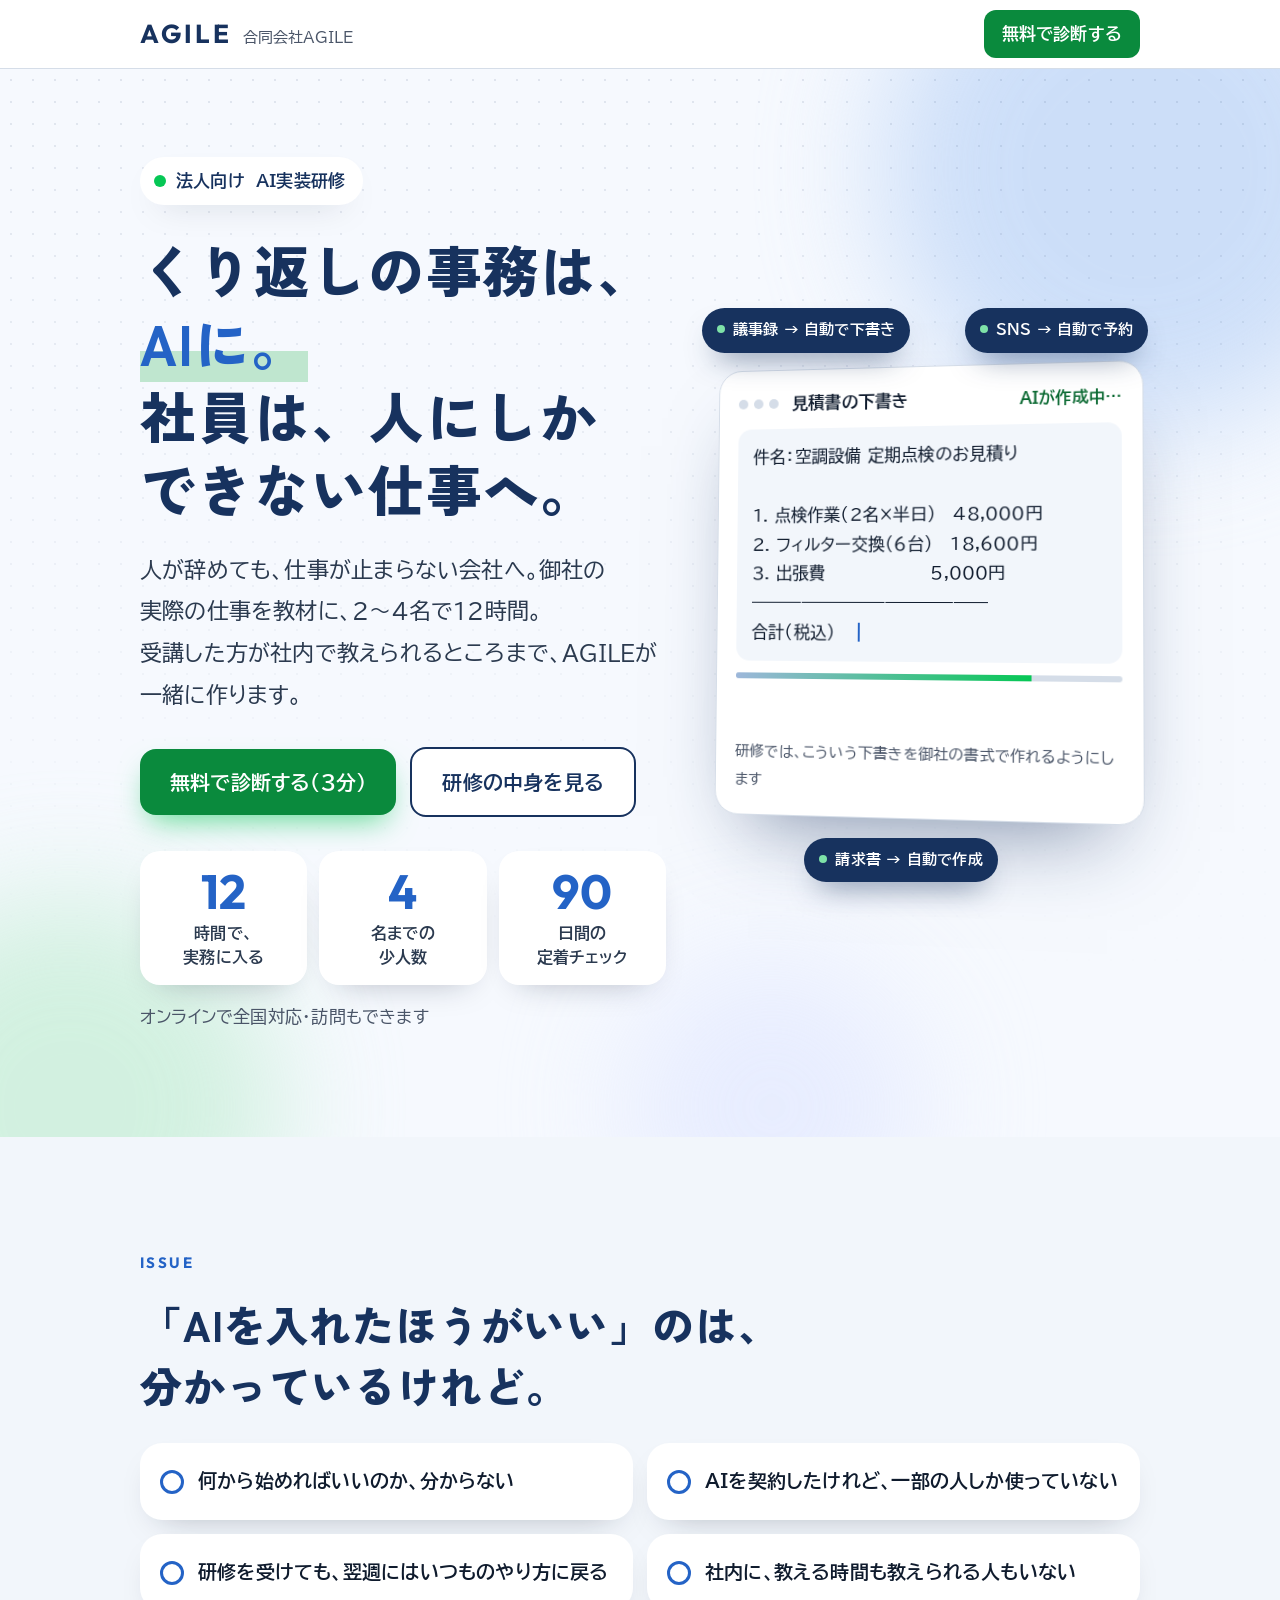
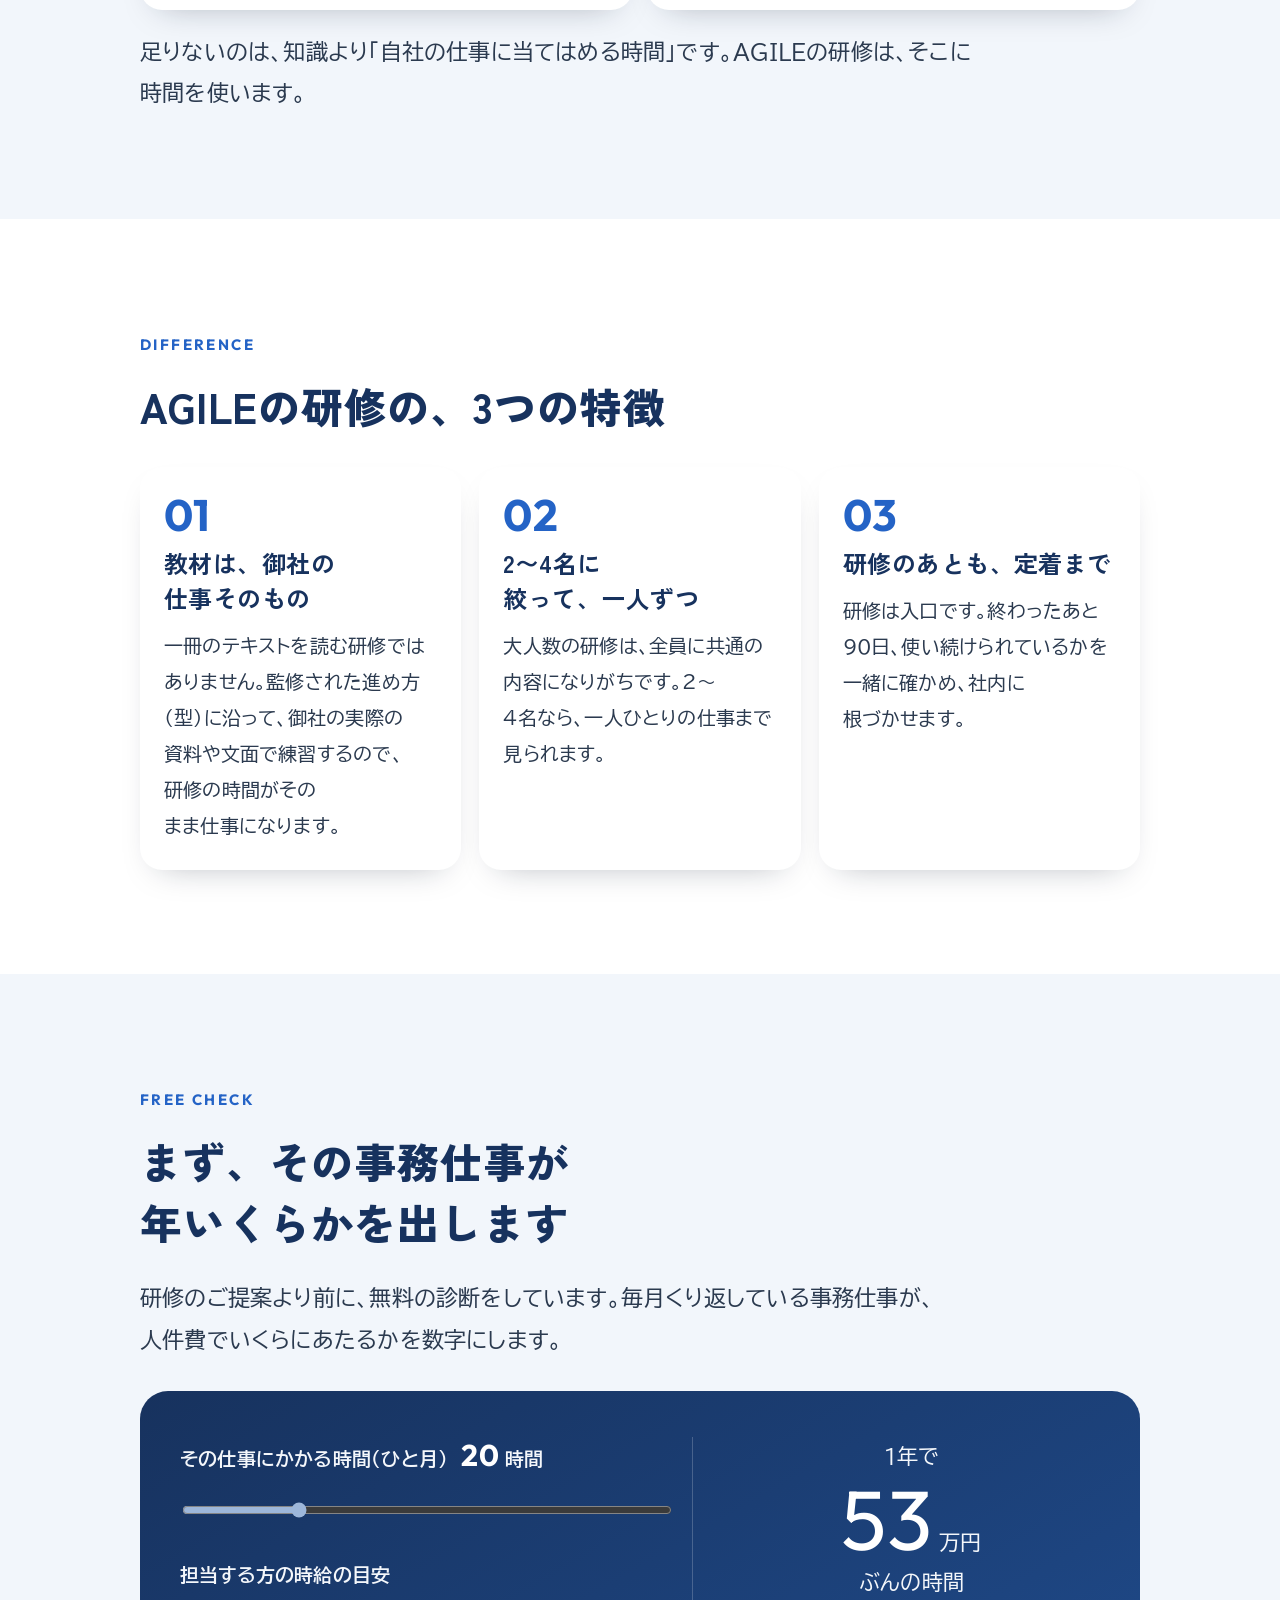
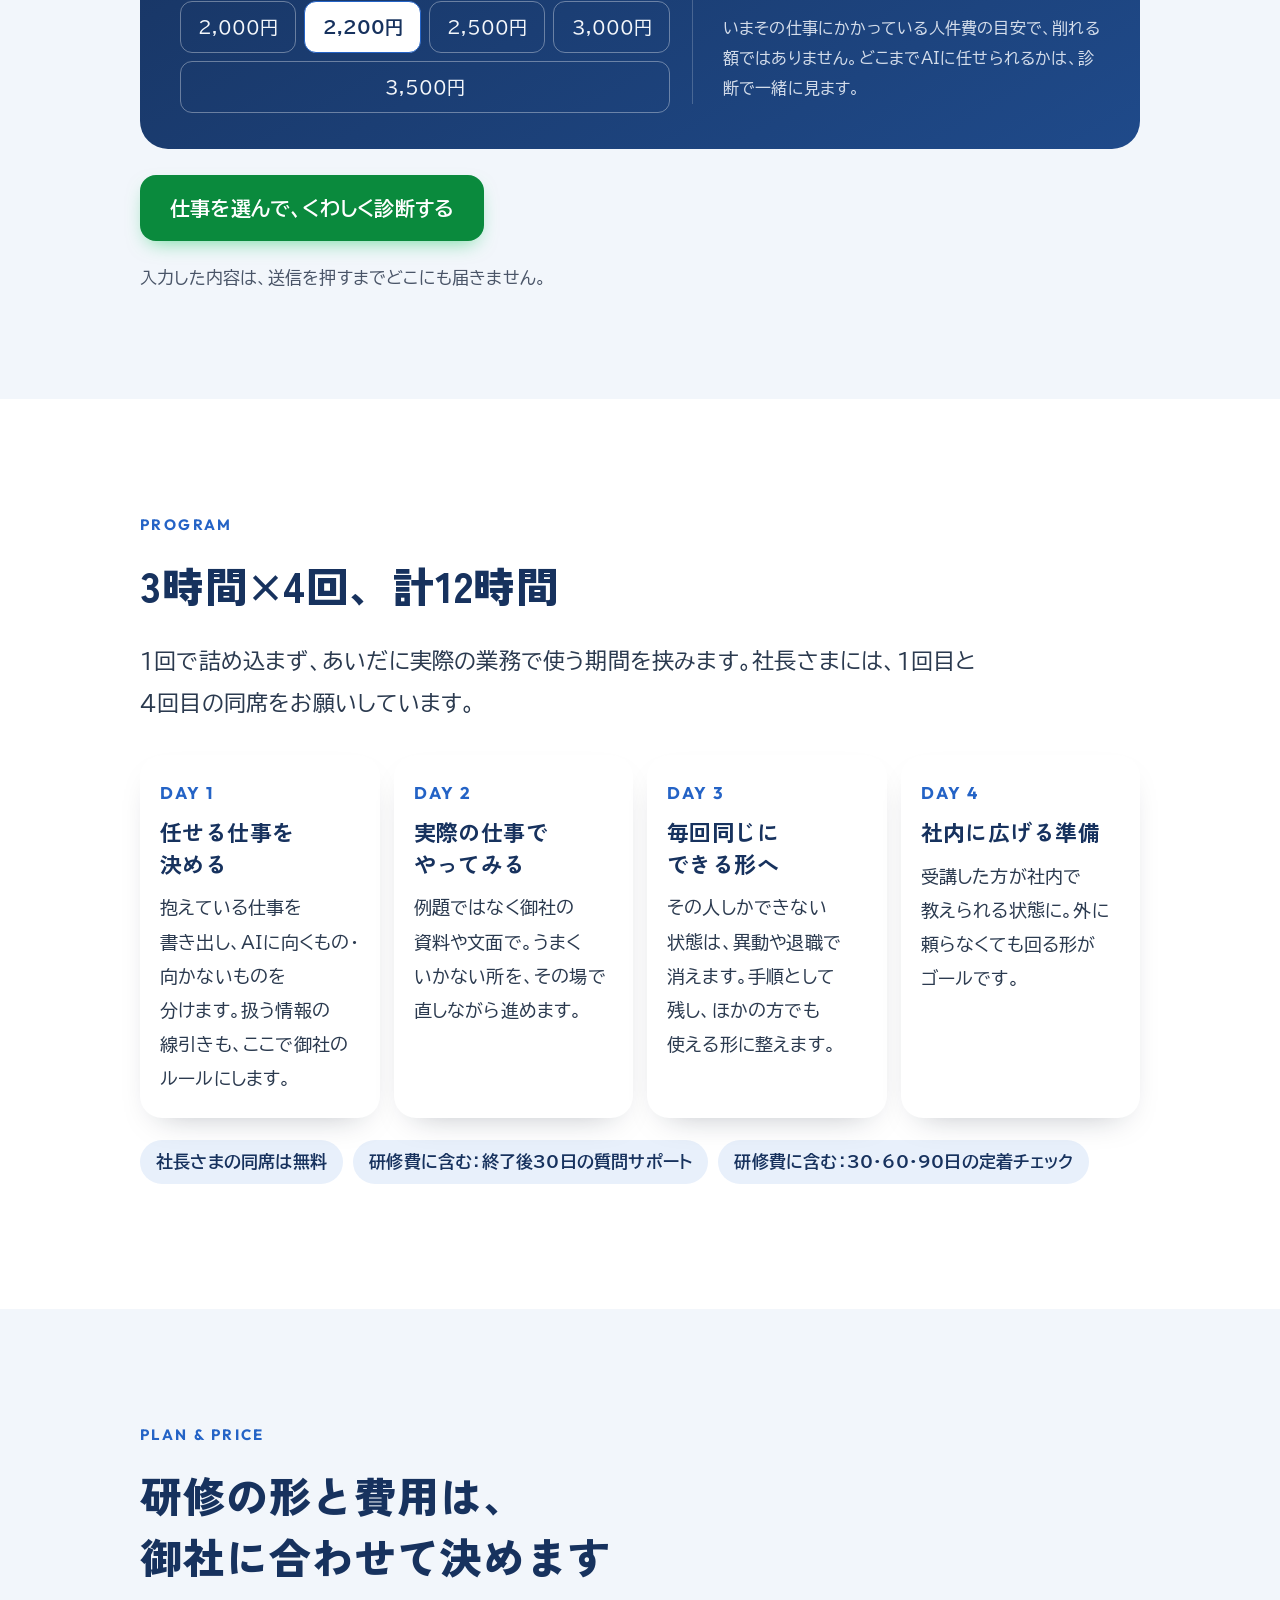
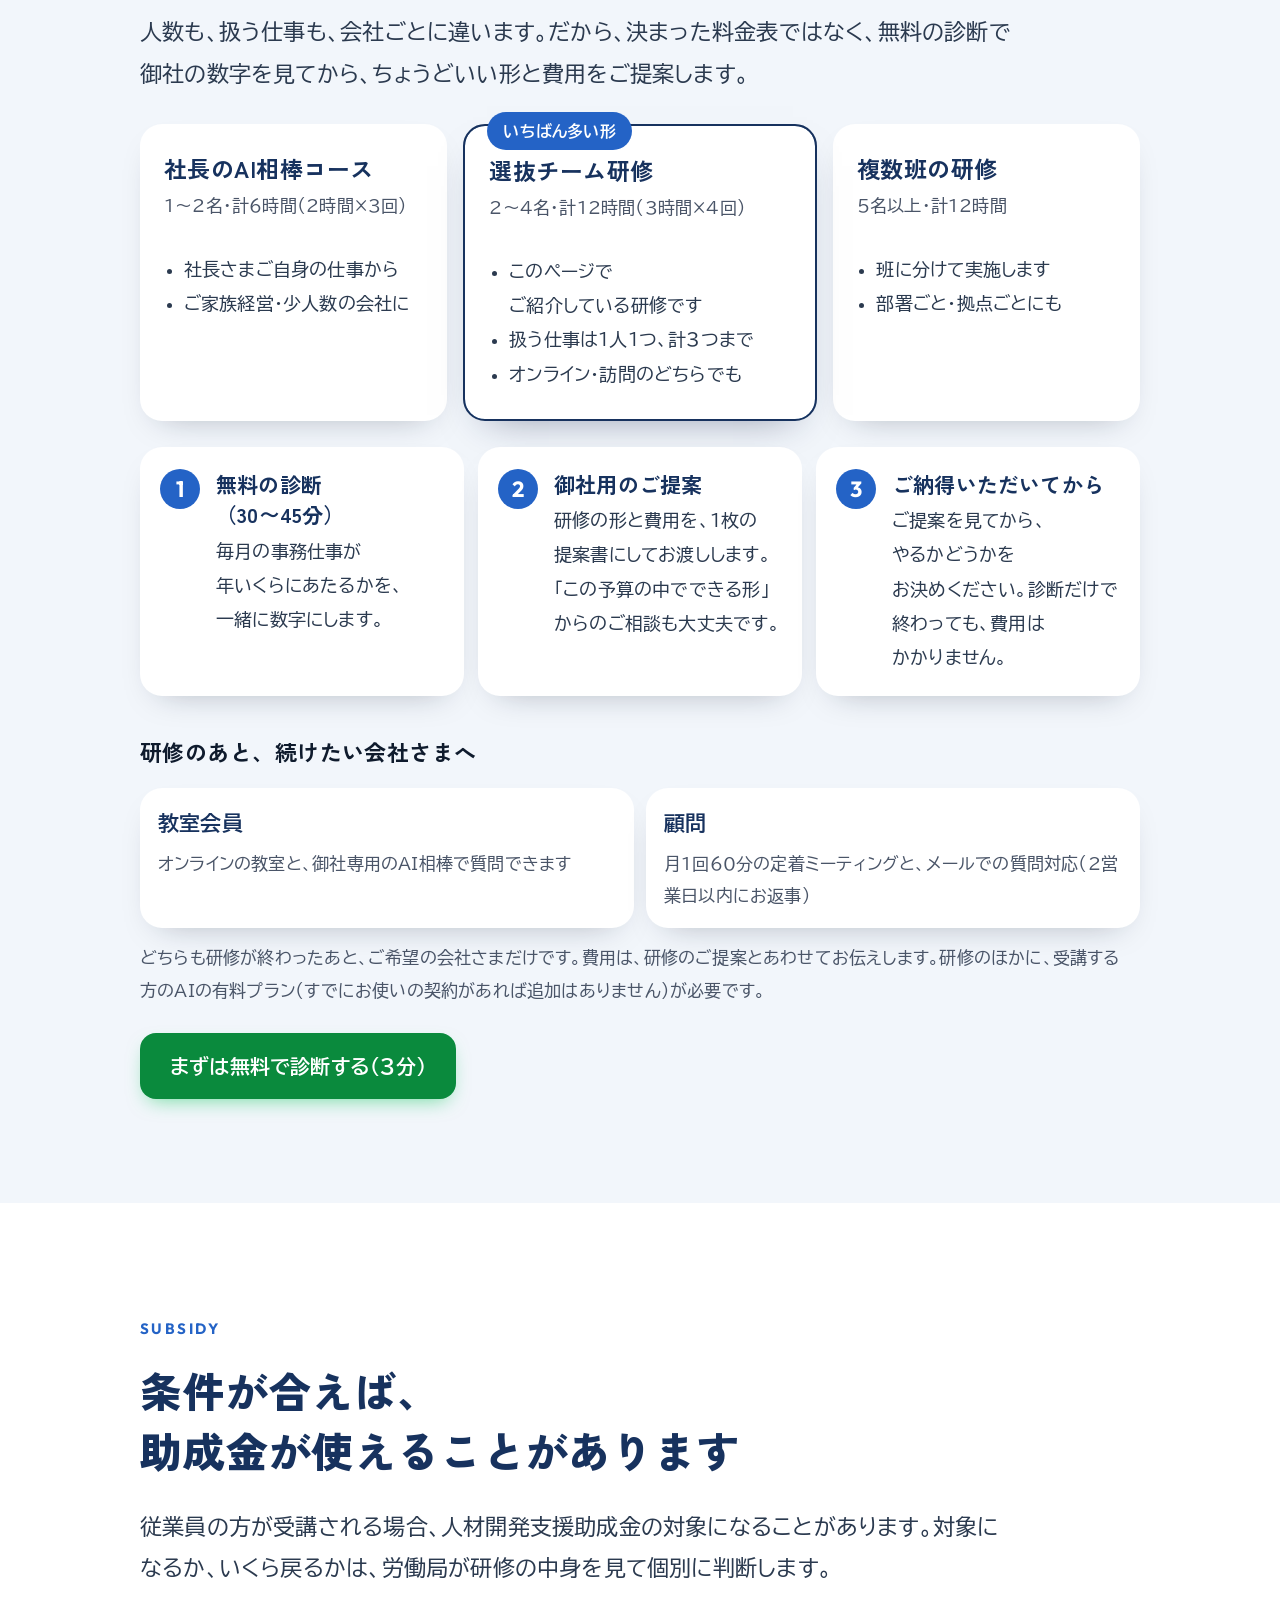
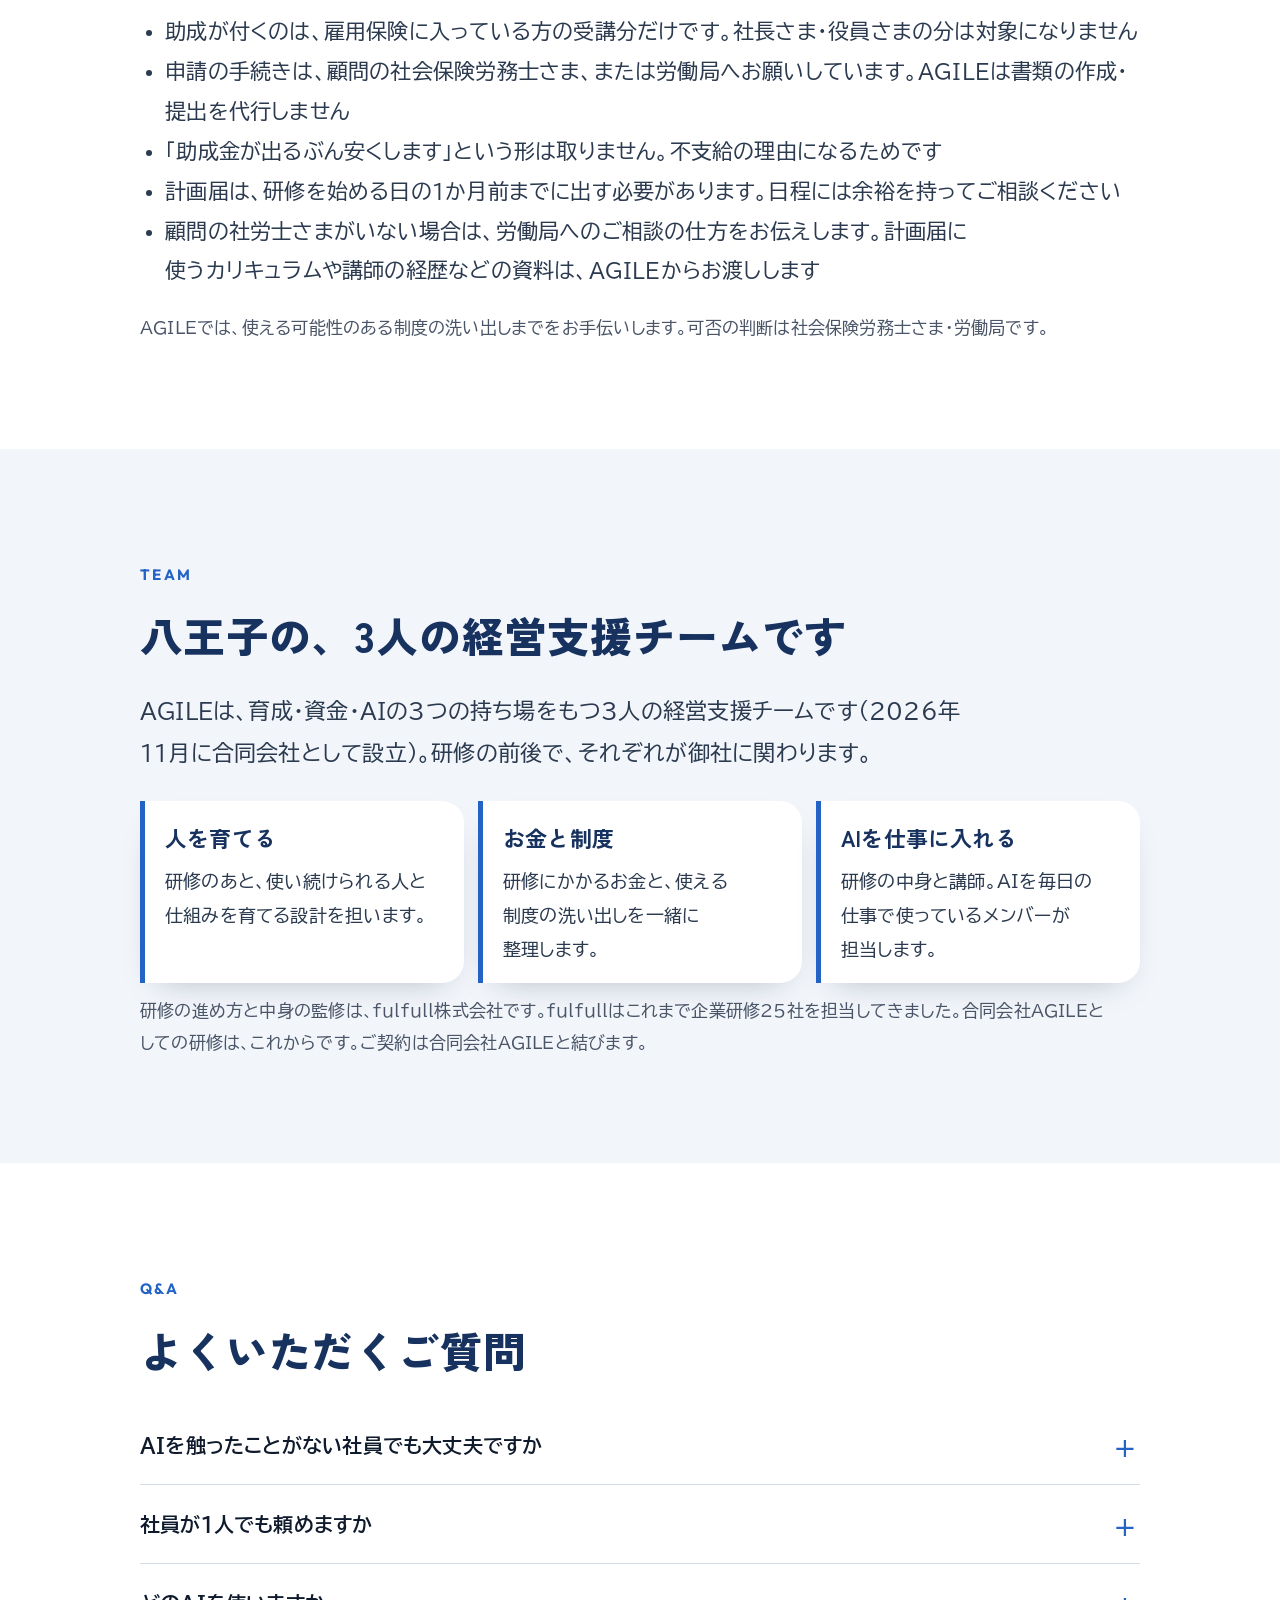
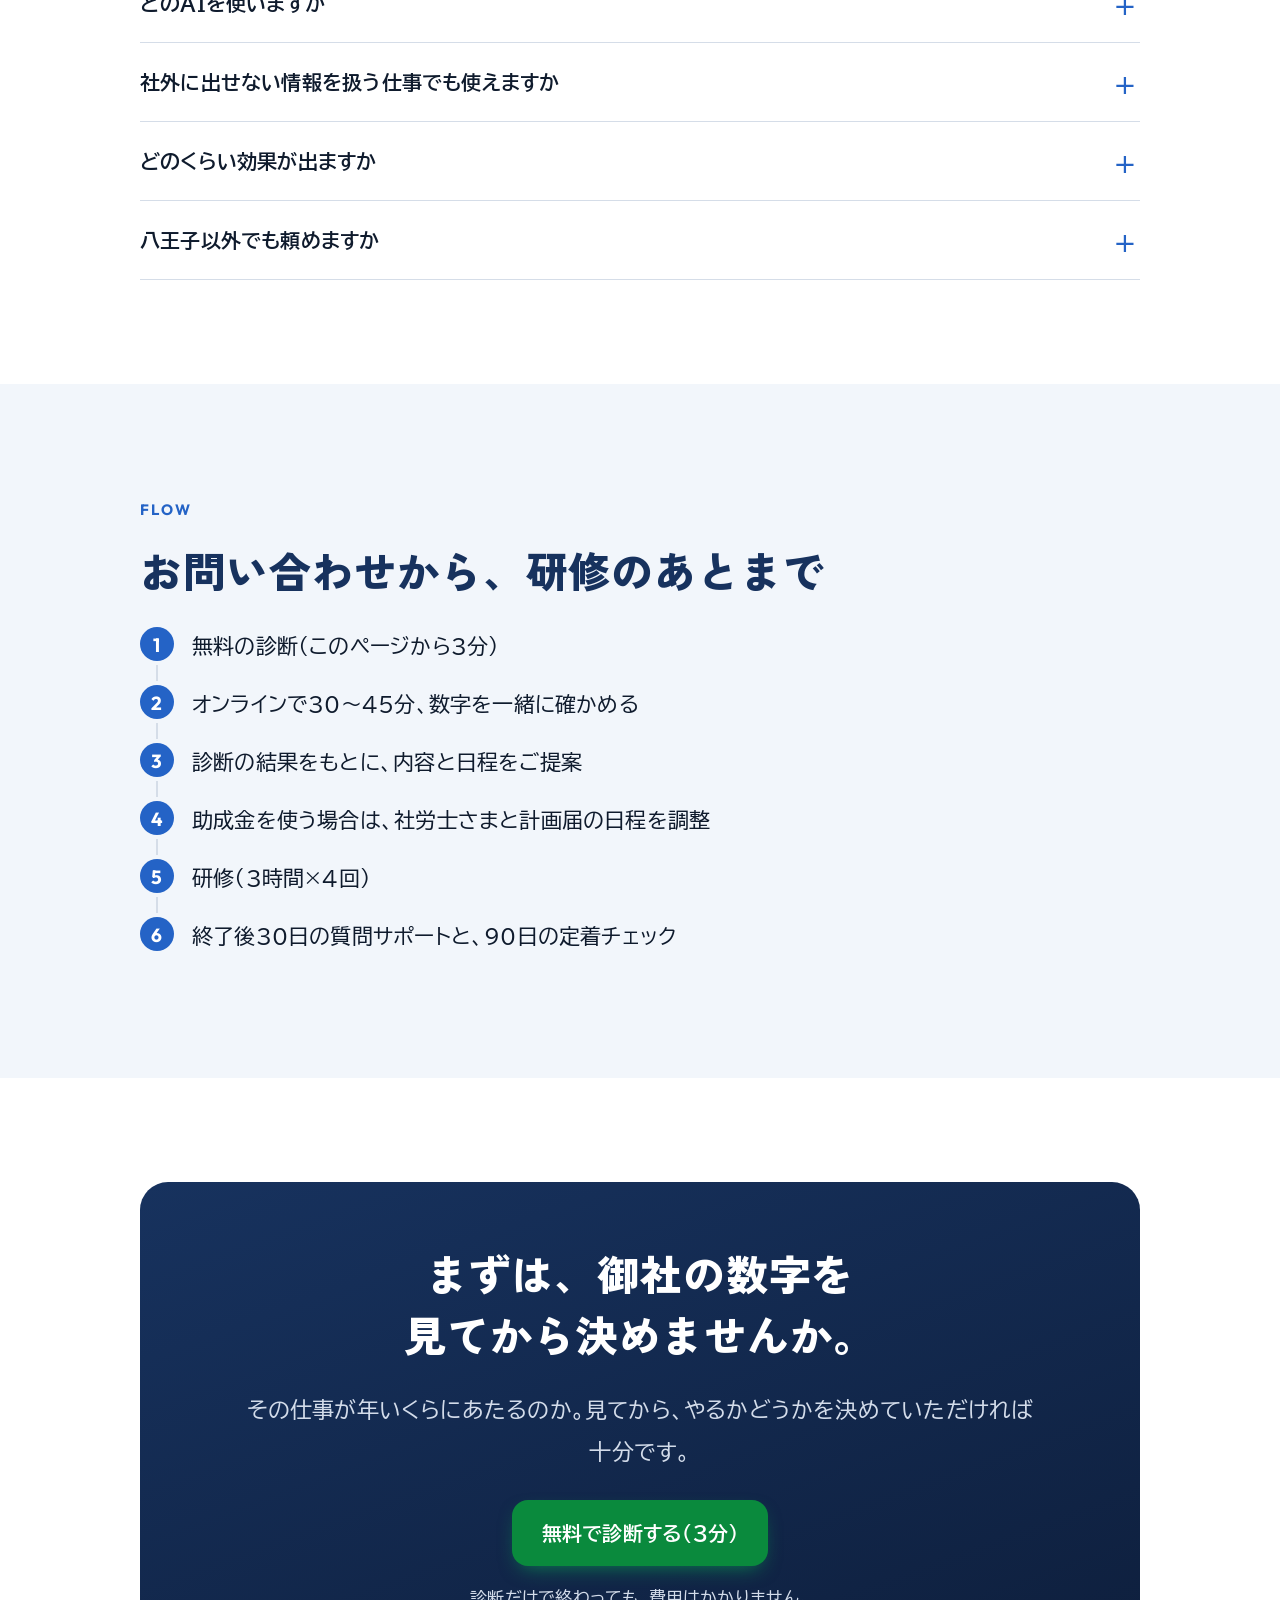
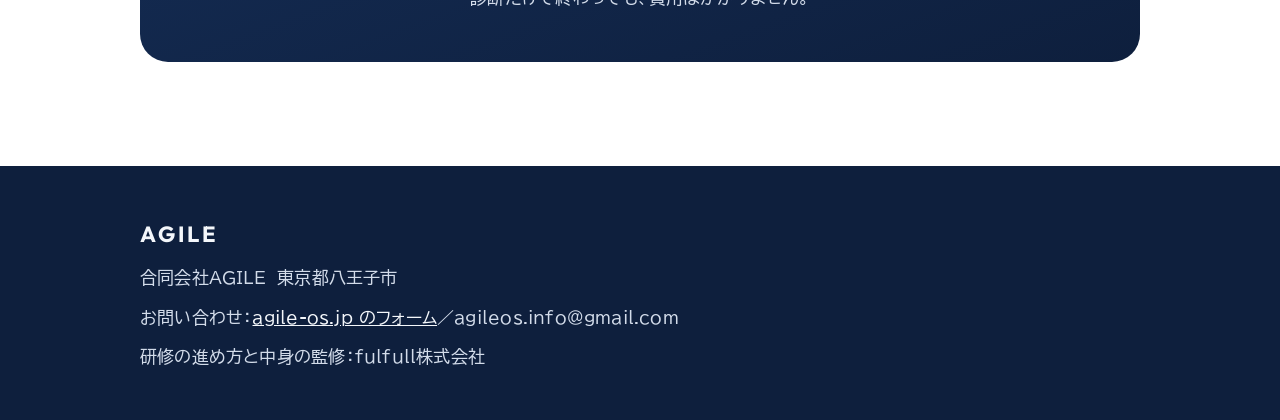
<file: ai/index.html>
<!doctype html>
<html lang="ja">
<head>
<meta charset="utf-8">
<meta name="viewport" content="width=device-width,initial-scale=1">
<meta name="robots" content="noindex">
<title>AI実装研修｜合同会社AGILE</title>
<meta name="description" content="毎月の事務仕事を、AIに任せるところから。御社の実際の仕事を教材に、2〜4名で12時間。合同会社AGILEのAI実装研修のご案内です。">
<meta property="og:title" content="AI実装研修｜合同会社AGILE">
<meta property="og:description" content="御社の実際の仕事を教材に、2〜4名で12時間。まずは無料の診断から。">
<meta property="og:image" content="https://agile-os.jp/img/og.png">
<link rel="icon" href="https://agile-os.jp/img/favicon.svg">
<style>
@import url('https://fonts.googleapis.com/css2?family=Zen+Kaku+Gothic+New:wght@500;700;900&family=Outfit:wght@500;600;700&display=swap');
@import url('https://fonts.googleapis.com/css2?family=BIZ+UDPGothic:wght@400;700&family=Shippori+Mincho+B1:wght@500;600;700&family=Cormorant+Garamond:wght@500;600&display=swap');
:root{--ink:#111318;--ink2:#3A3F48;--mute:#5A5F69;--hair:#DCDCD8;--bg:#fff;--panel:#F4F4F1;--ai:#16244A;--ai2:#20325F;--deep:#0B1226;--ail:#E9EDF5;--sky:#3A6EA5;--on:#F2F3F6;--on2:#C3CADA;--cta:#06C755;--cta2:#05A847;
--serif:"Shippori Mincho B1","Hiragino Mincho ProN","Yu Mincho",serif;--sans:"BIZ UDPGothic","Hiragino Sans","Hiragino Kaku Gothic ProN","Noto Sans JP",sans-serif;--latin:"Cormorant Garamond","Times New Roman",serif;color-scheme:light}
*{box-sizing:border-box}
html{-webkit-text-size-adjust:100%;scroll-behavior:smooth}
body{margin:0;background:var(--bg);color:var(--ink);font-family:var(--sans);font-size:18px;line-height:1.85;overflow-x:hidden}
@media(min-width:960px){body{font-size:19px}}
img,svg{display:block;max-width:100%}
h1,h2,h3,h4{font-family:var(--serif);font-weight:600;margin:0;line-height:1.45;text-wrap:balance;word-break:auto-phrase}
p,li,dd{text-wrap:pretty;word-break:auto-phrase}
p{margin:0 0 1em}p:last-child{margin-bottom:0}
.nw{white-space:nowrap}
.num{font-family:var(--latin);font-feature-settings:"lnum" 1,"pnum" 1;font-weight:600}
.wrap{max-width:1080px;margin:0 auto;padding:0 20px}
@media(min-width:720px){.wrap{padding:0 40px}}
.bar{position:sticky;top:0;z-index:20;background:rgba(255,255,255,.92);backdrop-filter:blur(10px);-webkit-backdrop-filter:blur(10px);border-bottom:1px solid var(--hair)}
.bar .wrap{display:flex;align-items:center;justify-content:space-between;height:60px;gap:12px}
.brand{display:flex;align-items:baseline;gap:10px;text-decoration:none;color:var(--ink)}
.brand b{font-family:var(--latin);font-size:26px;letter-spacing:.14em;font-weight:600;color:var(--ai)}
.brand span{font-size:13px;color:var(--mute);white-space:nowrap}
.btn{display:inline-flex;align-items:center;justify-content:center;gap:.5em;min-height:56px;padding:14px 28px;border-radius:999px;background:var(--cta);color:#fff;font-weight:700;font-size:18px;text-decoration:none;border:0;cursor:pointer;box-shadow:0 8px 20px -8px rgba(6,199,85,.6);transition:transform .2s,background .2s;font-family:var(--sans)}
.btn:hover{background:var(--cta2);transform:translateY(-2px)}
.btn.sm{white-space:nowrap;min-height:44px;padding:8px 18px;font-size:16px;box-shadow:none}
.btn.ghost{background:transparent;color:var(--ai);border:1.5px solid var(--ai);box-shadow:none}
.btn.ghost:hover{background:var(--ail)}
.btn:focus-visible,a:focus-visible,button:focus-visible,input:focus-visible,select:focus-visible{outline:3px solid var(--sky);outline-offset:3px}
.eyebrow{display:inline-block;font-family:var(--latin);letter-spacing:.22em;font-size:15px;color:var(--sky);font-weight:600;text-transform:uppercase}
.sec{padding:72px 0}
@media(min-width:960px){.sec{padding:104px 0}}
.sec h2{font-size:clamp(26px,4.6vw,40px);margin:.3em 0 .6em}
.lead{font-size:clamp(18px,2.2vw,20px);color:var(--ink2);max-width:40em}
.panel{background:var(--panel)}
.note{font-size:16px;color:var(--mute)}
.rv{opacity:0;transform:translateY(18px);transition:opacity .8s cubic-bezier(.2,.7,.1,1),transform .8s cubic-bezier(.2,.7,.1,1)}
.rv.in{opacity:1;transform:none}
@media(prefers-reduced-motion:reduce){.rv{opacity:1;transform:none;transition:none}html{scroll-behavior:auto}}
.ft{background:var(--deep);color:var(--on2);padding:48px 0 40px;font-size:15px}
.ft b{color:var(--on);font-family:var(--latin);letter-spacing:.14em;font-size:22px}
.ft a{color:var(--on)}
.ft p{margin:.4em 0}
@media print{.rv{opacity:1;transform:none}.bar,.noprint{display:none!important}}
@media(max-width:719px){br.pc{display:none}}
@media(max-width:420px){.brand span{display:none}}

.fv{position:relative;background:linear-gradient(160deg,var(--deep) 0%,var(--ai) 55%,var(--ai2) 100%);color:var(--on);overflow:hidden;padding:64px 0 72px}
@media(min-width:960px){.fv{padding:104px 0 112px}}
.fv::before{content:"";position:absolute;inset:-30% -10% auto auto;width:70vw;height:70vw;max-width:760px;max-height:760px;border-radius:50%;background:radial-gradient(circle,rgba(58,110,165,.55),transparent 65%);animation:glow 9s ease-in-out infinite alternate;pointer-events:none}
@keyframes glow{to{transform:translate(-8%,10%) scale(1.1)}}
.fv .wrap{position:relative}
.fv .eyebrow{color:#9DB7DA}
.fv h1{font-size:clamp(32px,6.4vw,58px);line-height:1.38;margin:.35em 0 .5em;color:#fff;letter-spacing:.02em}
.fv h1 em{font-style:normal;background:linear-gradient(transparent 62%,rgba(58,110,165,.75) 62%)}
.fv .lead{color:var(--on2);max-width:34em}
.fv .acts{display:flex;flex-wrap:wrap;gap:14px;margin-top:30px;align-items:center}
.fv .acts .ghost{color:#fff;border-color:rgba(255,255,255,.6)}
.fv .acts .ghost:hover{background:rgba(255,255,255,.08)}
.fv .tags{display:flex;flex-wrap:wrap;gap:8px 10px;margin-top:34px;padding:0;list-style:none;font-size:15px}
.fv .tags li{border:1px solid rgba(255,255,255,.28);border-radius:999px;padding:4px 14px;color:var(--on)}
#dust{position:absolute;inset:0;width:100%;height:100%;pointer-events:none}
.fvg{position:relative;display:grid;gap:36px;align-items:center}
@media(min-width:980px){.fvg{grid-template-columns:1.15fr .85fr}}
.demo{background:rgba(255,255,255,.07);border:1px solid rgba(255,255,255,.18);border-radius:20px;padding:16px 18px 18px;backdrop-filter:blur(8px);-webkit-backdrop-filter:blur(8px);box-shadow:0 30px 60px -30px rgba(0,0,0,.6);transform:perspective(900px) rotateY(-6deg);animation:float 6s ease-in-out infinite}
@keyframes float{50%{transform:perspective(900px) rotateY(-6deg) translateY(-8px)}}
@media(max-width:979px){.demo{transform:none;animation:none}}
.dh{display:flex;align-items:center;gap:6px;font-size:14px;color:var(--on2);margin-bottom:10px}
.dh span{width:10px;height:10px;border-radius:50%;background:rgba(255,255,255,.25)}
.dh b{margin-left:8px;color:#fff}.dh em{margin-left:auto;font-style:normal;color:#9DE6B8}
.db{background:#fff;color:var(--ink);border-radius:12px;padding:14px 16px;min-height:212px;font-size:15px;line-height:1.75;white-space:pre-wrap}
.db .cur{display:inline-block;width:2px;height:1.1em;background:var(--sky);vertical-align:-3px;animation:blink 1s steps(1) infinite}
@keyframes blink{50%{opacity:0}}
.dp{height:4px;border-radius:4px;background:rgba(255,255,255,.15);margin:12px 0 10px;overflow:hidden}
.dp i{display:block;height:100%;width:0;background:linear-gradient(90deg,#9DB7DA,#06C755);transition:width .3s}
.dok{opacity:0;transform:translateY(6px);transition:all .5s;display:inline-block;background:#06C755;color:#fff;border-radius:999px;padding:4px 14px;font-weight:700;font-size:15px}
.dok.in{opacity:1;transform:none}
.demo small{display:block;color:var(--on2);font-size:13px;margin-top:10px}
.price article.main{background:linear-gradient(#fff,#fff) padding-box,conic-gradient(from var(--a,0deg),#16244A,#3A6EA5,#9DB7DA,#3A6EA5,#16244A) border-box;border:2px solid transparent;animation:spin 6s linear infinite}
@property --a{syntax:"<angle>";initial-value:0deg;inherits:false}
@keyframes spin{to{--a:360deg}}
.diff article,.flow4 li,.price article,.pains li{transition:transform .3s cubic-bezier(.2,.7,.1,1),box-shadow .3s}
.diff article:hover,.flow4 li:hover,.price article:hover,.pains li:hover{transform:translateY(-4px);box-shadow:0 18px 36px -24px rgba(22,36,74,.45)}
@media(prefers-reduced-motion:reduce){.demo,.price article.main{animation:none}}
.line{position:absolute;left:0;right:0;bottom:0;height:2px;background:linear-gradient(90deg,transparent,var(--sky),transparent);background-size:200% 100%;animation:run 6s linear infinite}
@keyframes run{from{background-position:200% 0}to{background-position:-200% 0}}
.pains{display:grid;gap:14px;margin:28px 0 22px;padding:0;list-style:none}
@media(min-width:720px){.pains{grid-template-columns:1fr 1fr}}
.pains li{background:#fff;border:1px solid var(--hair);border-radius:16px;padding:18px 20px 18px 54px;position:relative;font-weight:700}
.pains li::before{content:"";position:absolute;left:20px;top:24px;width:18px;height:18px;border-radius:50%;border:2px solid var(--sky)}
.diff{display:grid;gap:18px;margin-top:30px}
@media(min-width:900px){.diff{grid-template-columns:repeat(3,1fr)}}
.diff article{border-top:2px solid var(--ai);padding:22px 4px 0}
.diff .n{font-family:var(--latin);font-size:46px;line-height:1;color:var(--sky)}
.diff h3{font-size:22px;margin:.4em 0 .5em}
.diff p{color:var(--ink2);font-size:17px}
.calc{margin-top:30px;background:var(--ai);color:var(--on);border-radius:20px;padding:26px 22px;display:grid;gap:22px}
@media(min-width:860px){.calc{grid-template-columns:1.2fr 1fr;padding:36px 40px;align-items:center}}
.calc label{display:block;font-weight:700;margin-bottom:8px}
.calc input[type=range]{width:100%;accent-color:#9DB7DA;height:32px}
.calc .v{font-family:var(--latin);font-size:30px;color:#fff}
.calc .seg{display:flex;flex-wrap:wrap;gap:8px}
.calc .seg button{flex:1 1 auto;min-height:44px;border-radius:12px;border:1px solid rgba(255,255,255,.35);background:transparent;color:var(--on);font:inherit;font-size:16px;cursor:pointer}
.calc .seg button[aria-pressed=true]{background:#fff;color:var(--ai);font-weight:700}
.calc .out{text-align:center;border-top:1px solid rgba(255,255,255,.2);padding-top:18px}
@media(min-width:860px){.calc .out{border-top:0;border-left:1px solid rgba(255,255,255,.2);padding:0 0 0 30px}}
.calc .big{font-family:var(--latin);font-size:clamp(56px,9vw,84px);line-height:1;color:#fff}
.calc .out small{display:block;color:var(--on2);font-size:15px;margin-top:10px;text-align:left}
.flow4{list-style:none;padding:0;margin:30px 0 0;display:grid;gap:14px}
@media(min-width:900px){.flow4{grid-template-columns:repeat(4,1fr)}}
.flow4 li{background:#fff;border-radius:18px;padding:22px 20px;border:1px solid var(--hair);position:relative}
.flow4 .k{font-family:var(--latin);color:var(--sky);font-size:17px;letter-spacing:.12em}
.flow4 h3{font-size:20px;margin:.3em 0 .5em}
.flow4 p{font-size:16px;color:var(--ink2)}
.after{margin-top:22px;display:flex;flex-wrap:wrap;gap:10px;padding:0;list-style:none}
.after li{background:var(--ail);color:var(--ai);border-radius:999px;padding:6px 16px;font-size:16px;font-weight:700}
.price{display:grid;gap:16px;margin-top:28px}
.adjust{margin-top:20px;border:1px dashed var(--ai);border-radius:18px;padding:18px 22px;background:#fff}
.adjust b{font-size:18px;color:var(--ai)}
.adjust p{margin:.4em 0 0;font-size:16px;color:var(--ink2)}
@media(min-width:900px){.price{grid-template-columns:1fr 1.15fr 1fr;align-items:stretch}}
.price article{border:1px solid var(--hair);border-radius:18px;padding:24px 22px;background:#fff;display:flex;flex-direction:column}
.price article.main{border:2px solid var(--ai);box-shadow:0 18px 40px -24px rgba(22,36,74,.5);position:relative}
.price .badge{position:absolute;top:-14px;left:22px;background:var(--ai);color:#fff;font-size:14px;font-weight:700;border-radius:999px;padding:3px 14px}
.price h3{font-size:21px}
.price .who{font-size:15px;color:var(--mute);margin:.3em 0 .9em}
.price .yen{font-family:var(--latin);font-size:40px;color:var(--ai);line-height:1.1}
.price .yen small{font-family:var(--sans);font-size:15px;color:var(--mute);margin-left:4px}
.price ul{margin:14px 0 0;padding-left:1.1em;font-size:16px;color:var(--ink2)}
.cont{margin-top:20px;display:grid;gap:12px}
@media(min-width:720px){.cont{grid-template-columns:1fr 1fr}}
.cont div{border:1px dashed var(--hair);border-radius:14px;padding:16px 18px;background:#fff}
.cont b{display:block;color:var(--ai)}
.cont span{font-family:var(--latin);font-size:26px;color:var(--ai)}
.team{display:grid;gap:14px;margin-top:26px}
@media(min-width:900px){.team{grid-template-columns:repeat(3,1fr)}}
.team div{border-left:3px solid var(--sky);padding:4px 0 4px 16px}
.team b{font-family:var(--serif);font-size:20px;display:block}
.team p{font-size:16px;color:var(--ink2);margin:.3em 0 0}
.faq details{border-bottom:1px solid var(--hair);padding:16px 0}
.faq summary{font-weight:700;cursor:pointer;list-style:none;position:relative;padding-right:32px}
.faq summary::-webkit-details-marker{display:none}
.faq summary::after{content:"+";position:absolute;right:4px;top:-2px;font-size:26px;color:var(--sky);transition:transform .2s}
.faq details[open] summary::after{transform:rotate(45deg)}
.faq p{margin:.8em 0 0;color:var(--ink2);font-size:17px}
.steps{counter-reset:s;list-style:none;padding:0;margin:26px 0 0}
.steps li{counter-increment:s;position:relative;padding:0 0 18px 52px}
.steps li::before{content:counter(s);position:absolute;left:0;top:0;width:34px;height:34px;border-radius:50%;background:var(--ai);color:#fff;font-family:var(--latin);font-size:19px;display:grid;place-items:center}
.steps li:not(:last-child)::after{content:"";position:absolute;left:16px;top:38px;bottom:4px;width:2px;background:var(--hair)}
.end{background:linear-gradient(160deg,var(--ai),var(--deep));color:var(--on);text-align:center;border-radius:24px;padding:48px 22px}
.end h2{color:#fff}
.end .lead{color:var(--on2);margin:0 auto 26px}
.end .note{color:var(--on2)}
.sub{font-size:15px;color:var(--mute);margin-top:12px}
/* ===== 2026-11-24 見やすさ・新しさの上書き（年齢層が高い読み手向け：文字を大きく・明るく・くっきり） ===== */
:root{--ink:#0F1B2D;--ink2:#2B3A4F;--mute:#4A5568;--hair:#D5DDE8;--panel:#F2F6FB;--ai:#17325E;--ai2:#1F4A8A;--deep:#0E1F3D;--ail:#E8F0FB;--sky:#2463C6;--on:#F4F7FB;--on2:#D3DCEA;
--serif:"Zen Kaku Gothic New","BIZ UDPGothic","Hiragino Sans",sans-serif;--latin:"Outfit","Helvetica Neue",Arial,sans-serif;--cta:#0A8A3D;--cta2:#08702F;--r:22px;--sh:0 14px 34px -20px rgba(15,27,45,.35)}
body{font-size:20px;line-height:1.9;letter-spacing:.01em}
@media(min-width:960px){body{font-size:21px}}
h1,h2,h3,h4{font-weight:700;letter-spacing:.02em}
.num{font-weight:600}
.bar{background:rgba(255,255,255,.96);border-bottom:1px solid var(--hair)}
.bar .wrap{height:68px}
.brand b{font-family:var(--latin);font-weight:700;letter-spacing:.12em;font-size:26px}
.brand span{font-size:15px}
.btn{min-height:60px;font-size:20px;padding:14px 30px;border-radius:16px}
.btn.sm{min-height:48px;font-size:17px;border-radius:12px}
.btn.ghost{border-width:2px}
.eyebrow{font-family:var(--latin);letter-spacing:.16em;font-size:15px;font-weight:700;color:var(--sky)}
.sec h2{font-size:clamp(28px,5vw,42px);font-weight:900;color:var(--ai)}
.lead{font-size:clamp(19px,2.4vw,22px);color:var(--ink2)}
.note,.sub,.fine,.small{font-size:17px;color:var(--mute)}
.panel{background:var(--panel)}
.ft{font-size:17px}

/* ---------- 案内ページ ---------- */
.fv{position:relative;overflow:hidden;background:#F6F9FE;color:var(--ink);padding:56px 0 72px}
@media(min-width:960px){.fv{padding:88px 0 104px}}
.fv::before,#dust,.line{display:none}
.mesh{position:absolute;inset:0;pointer-events:none;overflow:hidden}
.mesh::after{content:"";position:absolute;inset:0;background-image:radial-gradient(rgba(23,50,94,.10) 1px,transparent 1.2px);background-size:22px 22px;mask-image:linear-gradient(180deg,#000 0%,transparent 85%);-webkit-mask-image:linear-gradient(180deg,#000 0%,transparent 85%)}
.mesh i{position:absolute;border-radius:50%;filter:blur(60px);opacity:.75;animation:drift 16s ease-in-out infinite alternate}
.mesh i:nth-child(1){width:520px;height:520px;right:-120px;top:-160px;background:#BFD6F7}
.mesh i:nth-child(2){width:420px;height:420px;left:-140px;bottom:-180px;background:#C6EED6;animation-duration:19s}
.mesh i:nth-child(3){width:300px;height:300px;right:28%;bottom:-120px;background:#E3E9FF;animation-duration:23s}
@keyframes drift{to{transform:translate(40px,30px) scale(1.12)}}
.fvg{position:relative;display:grid;gap:44px;align-items:center}
@media(min-width:1000px){.fvg{grid-template-columns:1.1fr .9fr}}
.badge{display:inline-flex;align-items:center;gap:10px;background:#fff;color:var(--ai);font-weight:700;font-size:17px;border-radius:999px;padding:8px 18px 8px 14px;box-shadow:var(--sh)}
.badge b{width:12px;height:12px;border-radius:50%;background:#06C755;box-shadow:0 0 0 0 rgba(6,199,85,.6);animation:pulse 2s infinite}
@keyframes pulse{70%{box-shadow:0 0 0 12px rgba(6,199,85,0)}100%{box-shadow:0 0 0 0 rgba(6,199,85,0)}}
@media(max-width:999px){.fv h1{font-size:clamp(34px,8.4vw,52px)!important}}
.fv h1{margin:.5em 0 .45em;color:var(--ai);font-weight:900;font-size:clamp(34px,4.4vw,56px);line-height:1.3;letter-spacing:.02em}
.fv h1 .ln{display:block;opacity:0;transform:translateY(22px);animation:up .9s cubic-bezier(.2,.8,.2,1) forwards}
.fv h1 .ln:nth-child(2){animation-delay:.15s}.fv h1 .ln:nth-child(3){animation-delay:.35s}.fv h1 .ln:nth-child(4){animation-delay:.5s}
@keyframes up{to{opacity:1;transform:none}}
.fv h1 em{font-style:normal;color:var(--sky);background:linear-gradient(transparent 62%,#BFE6CF 62%);background-size:0 100%;background-repeat:no-repeat;animation:mark 1s .9s cubic-bezier(.2,.8,.2,1) forwards}
@keyframes mark{to{background-size:100% 100%}}
.fv .lead{color:var(--ink2);font-size:clamp(19px,2.4vw,22px);max-width:32em;opacity:0;animation:up .9s .7s forwards}
.fv .acts{display:flex;flex-wrap:wrap;gap:14px;margin-top:30px;opacity:0;animation:up .9s .85s forwards}
.fv .acts .btn:not(.ghost){box-shadow:0 14px 30px -10px rgba(6,199,85,.65)}
.fv .acts .ghost{color:var(--ai);border-color:var(--ai);background:#fff}
.fv .acts .ghost:hover{background:var(--ail)}
.stats{list-style:none;padding:0;margin:34px 0 0;display:grid;grid-template-columns:repeat(3,1fr);gap:12px;max-width:560px;opacity:0;animation:up .9s 1s forwards}
.stats li{background:#fff;border-radius:20px;box-shadow:var(--sh);padding:16px 12px;text-align:center}
.stats b{display:block;font-family:var(--latin);font-weight:700;font-size:clamp(36px,6vw,48px);line-height:1;color:var(--sky)}
.stats span{display:block;margin-top:6px;font-size:16px;font-weight:700;color:var(--ink2);line-height:1.5}
.fvnote{margin:16px 0 0;font-size:17px;color:var(--mute);opacity:0;animation:up .9s 1.1s forwards}
.stg{position:relative;padding:56px 0 64px}
.demo{position:relative;z-index:1;background:#fff;border:1px solid var(--hair);border-radius:24px;padding:18px 20px 20px;box-shadow:0 40px 80px -36px rgba(23,50,94,.55);transform:perspective(1000px) rotateY(-7deg) rotateX(2deg);animation:float 7s ease-in-out infinite;backdrop-filter:none;-webkit-backdrop-filter:none}
@keyframes float{50%{transform:perspective(1000px) rotateY(-7deg) rotateX(2deg) translateY(-10px)}}
@media(max-width:999px){.demo{transform:none;animation:none}}
.dh{color:var(--mute);font-size:16px}.dh span{background:var(--hair)}.dh b{color:var(--ink);font-size:17px}.dh em{color:#07672F;font-weight:700}
.db{background:var(--panel);color:var(--ink);font-size:17px;border-radius:14px;min-height:230px}
.dp{background:var(--hair);height:6px}
.dok{font-size:16px}
.demo small{color:var(--mute);font-size:15px}
.fl{position:absolute;z-index:2;background:var(--ai);color:#fff;font-weight:700;font-size:15px;border-radius:999px;padding:8px 15px;box-shadow:0 16px 30px -14px rgba(23,50,94,.7);white-space:nowrap;animation:bob 5s ease-in-out infinite}
.fl::before{content:"";display:inline-block;width:8px;height:8px;border-radius:50%;background:#7EE2A8;margin-right:8px;vertical-align:2px}
.f1{top:0;left:-8px}.f3{top:0;right:-8px;animation-delay:2.4s}.f2{bottom:0;left:22%;animation-delay:1.2s}
@keyframes bob{50%{transform:translateY(-8px)}}
@media(max-width:999px){.stg{padding:0}.fl{position:static;display:inline-block;margin:0 8px 10px 0;animation:none}}
@media(prefers-reduced-motion:reduce){.fv h1 .ln,.fv .lead,.fv .acts,.stats,.fvnote{opacity:1;transform:none;animation:none}.fv h1 em{background-size:100% 100%;animation:none}.mesh i,.fl,.demo,.badge b{animation:none}}
.end h2,.sec .end h2{color:#fff}
.end .lead,.end .note{color:var(--on2)}
/* 一覧のカードが、少しずつずれて出てくる */
.rv .pains li,.rv .diff article,.rv .flow4 li,.rv .price article,.rv .team div{opacity:0;transform:translateY(18px);transition:opacity .7s cubic-bezier(.2,.8,.2,1),transform .7s cubic-bezier(.2,.8,.2,1),box-shadow .3s}
.rv.in .pains li,.rv.in .diff article,.rv.in .flow4 li,.rv.in .price article,.rv.in .team div{opacity:1;transform:none}
.rv.in :is(.pains,.diff,.flow4,.price,.team)>:nth-child(2){transition-delay:.12s}
.rv.in :is(.pains,.diff,.flow4,.price,.team)>:nth-child(3){transition-delay:.24s}
.rv.in :is(.pains,.diff,.flow4,.price,.team)>:nth-child(4){transition-delay:.36s}
@media(prefers-reduced-motion:reduce){.rv .pains li,.rv .diff article,.rv .flow4 li,.rv .price article,.rv .team div{opacity:1;transform:none}}
@media print{.rv .pains li,.rv .diff article,.rv .flow4 li,.rv .price article,.rv .team div,.fv h1 .ln,.fv .lead,.fv .acts,.stats,.fvnote{opacity:1;transform:none;animation:none}}
.pains li{font-size:19px;border-radius:var(--r);box-shadow:var(--sh);border:0;padding:20px 22px 20px 58px}
.pains li::before{border-color:var(--sky);border-width:3px;top:27px}
.diff article{background:#fff;border:0;border-radius:var(--r);box-shadow:var(--sh);padding:26px 24px}
.diff .n{font-family:var(--latin);font-weight:700;font-size:44px}
.diff h3{font-size:24px;color:var(--ai)}
.diff p{font-size:19px}
.calc{border-radius:28px;background:linear-gradient(150deg,var(--ai),var(--ai2))}
.calc label{font-size:19px}
.calc .v{font-weight:700}
.calc .seg button{font-size:18px;min-height:52px}
.calc .out small{font-size:16px}
.flow4 li{border:0;border-radius:var(--r);box-shadow:var(--sh)}
.flow4 .k{font-weight:700}
.flow4 h3{font-size:22px;color:var(--ai)}
.flow4 p{font-size:18px}
.after li{font-size:17px}
.price article{border:0;border-radius:var(--r);box-shadow:var(--sh);padding:28px 24px}
.price h3{font-size:23px;color:var(--ai)}
.price .who{font-size:17px}
.price .yen{font-family:var(--latin);font-weight:700;font-size:42px}
.price .yen small{font-size:17px}
.price ul{font-size:18px}
.price .badge{font-size:16px;padding:4px 16px;background:var(--sky)}
.adjust{border:2px dashed var(--sky);border-radius:var(--r)}
.adjust b{font-size:21px}.adjust p{font-size:18px}
.cont div{border:0;border-radius:var(--r);box-shadow:var(--sh)}
.cont span{font-family:var(--latin);font-weight:700}
.team div{background:#fff;border:0;border-left:5px solid var(--sky);border-radius:0 var(--r) var(--r) 0;box-shadow:var(--sh);padding:16px 20px}
.team b{font-size:22px;color:var(--ai)}
.team p{font-size:18px}
.faq details{padding:20px 0}
.faq summary{font-size:20px}
.faq p{font-size:19px}
.steps li::before{background:var(--sky);font-family:var(--latin);font-weight:700}
.end{border-radius:28px}

/* ---------- 年額診断 ---------- */
.top{background:radial-gradient(1000px 420px at 90% -20%,#DCE8FA 0%,transparent 60%),#F7FAFE;color:var(--ink)}
.top .eyebrow{color:var(--sky)}
.top h1{color:var(--ai);font-weight:900}
.top p{color:var(--ink2)}
.prog{top:68px}
.prog .wrap{font-size:17px}
.prog span{border-bottom-width:4px}
.prog span.on{color:var(--sky);border-color:var(--sky)}
.step h2{font-size:clamp(24px,4vw,32px);color:var(--ai)}
.cards button{font-size:18px;min-height:84px;border-radius:18px;border-width:2px;padding-left:46px}
.cards small{font-size:15px}
.cards button[aria-pressed=true]{border-color:var(--sky);background:var(--ail)}
.cards button[aria-pressed=true]::before{background-color:var(--sky);border-color:var(--sky)}
input[type=text],input[type=email],select,textarea{font-size:19px;padding:14px 16px;border-width:2px;border-radius:14px}
.row b{font-size:19px}
.row .u{font-size:16px}.row .del{font-size:16px}
.stp button{width:52px;height:52px;font-size:26px;border-width:2px}
.stp output{font-family:var(--latin);font-weight:700;font-size:28px}
.seg button{font-size:19px;min-height:58px;border-width:2px;border-radius:14px}
.seg button[aria-pressed=true]{background:var(--sky);border-color:var(--sky)}
.res{border-radius:28px;background:linear-gradient(150deg,var(--ai),var(--ai2))}
.res .big{font-family:var(--latin);font-weight:700}
.res .sub2,.days{font-size:18px}
.bars div{font-size:17px}
form label{font-size:18px}
form .opt{font-size:16px}
.gq{font-size:21px}.gq b{font-size:26px}
.gopt button{font-size:19px;border-color:var(--sky);color:var(--sky)}
.gopt button:hover{background:var(--sky)}
.chips span{font-size:16px}
.pick-n{font-family:var(--latin);font-weight:700}
.pv{font-size:17px}

/* ---------- ご提案書ダッシュボード ---------- */
body:has(.dash){background:var(--panel)}
.dash{background:radial-gradient(1000px 400px at 90% -20%,#DCE8FA 0%,transparent 60%),#F7FAFE;color:var(--ink);padding:40px 0 48px}
.dash .eyebrow{color:var(--sky)}
.dash h1{color:var(--ai);font-weight:900;font-size:clamp(30px,5vw,44px)}
.dash p{color:var(--ink2)}
.kpi div{background:#fff;border:0;border-radius:var(--r);box-shadow:var(--sh);padding:16px 10px}
.kpi b{font-family:var(--latin);font-weight:700;color:var(--ai);font-size:40px}
.kpi span{font-size:16px;color:var(--mute);font-weight:700}
.sample{font-size:17px;background:#FFF6DF;border:1.5px dashed #E2C27A;color:#6B4A0B}
.cu{border-radius:var(--r);box-shadow:var(--sh);padding:22px;gap:8px}
.cu .co{font-size:23px;color:var(--ai);font-weight:700}
.cu .meta{font-size:17px}
.cu .yen{font-family:var(--latin);font-weight:700;font-size:38px}
.cu .yen small{font-size:16px}
.cu .tk span{font-size:15px;padding:3px 12px}
.cu .st{font-size:15px;padding:4px 12px}
.cu .acts .btn{min-height:52px;font-size:18px;border-radius:14px}
.ex h2{color:var(--ai);font-size:26px}
.ex p{color:var(--ink2)}
.thumbs img{box-shadow:var(--sh);border:1px solid var(--hair)}
.tool{background:#fff;color:var(--ink);border-top:1px solid var(--hair);border-bottom:1px solid var(--hair);padding:28px 0 32px}
.tool h1{color:var(--ai);font-size:26px;font-weight:900}
.tool p{color:var(--ink2);font-size:18px}
.tool label{color:var(--ink);font-size:17px}
.tool input,.tool select{font-size:19px;border:2px solid var(--hair);border-radius:12px;padding:12px 14px;background:#fff}
.tool .acts .btn{min-height:56px;font-size:19px;border-radius:14px}
.tool .acts .ghost{color:var(--ai);border-color:var(--ai)}
.tool .msg{color:#0B7A3B;font-size:17px;font-weight:700}
.manual-link{display:inline-flex;align-items:center;gap:.4em;margin-top:14px;font-weight:700;font-size:18px;color:var(--sky);text-decoration:underline;text-underline-offset:4px}
@media print{body:has(.dash){background:#fff}}
.dok{background:var(--cta)}
.btn{background:var(--cta)}.btn:hover{background:var(--cta2)}.btn.ghost{background:#fff}
.dash .eyebrow{color:var(--sky)!important}
.btn.ghost,.ex .btn.ghost,.dash .btn.ghost{color:var(--ai)!important;border-color:var(--ai)!important;background:#fff!important}
.cu .acts .btn{font-size:19px}
.kpi span{font-size:15px;white-space:nowrap;display:block;line-height:1.4}
.cu .co{font-size:21px;line-height:1.45}
.top,.dash{position:relative;overflow:hidden}
.top::after,.dash::after{content:"";position:absolute;width:480px;height:480px;right:-140px;top:-220px;border-radius:50%;background:#BFD6F7;filter:blur(60px);opacity:.7;animation:drift 16s ease-in-out infinite alternate;pointer-events:none}
.top>.wrap,.dash>.wrap{position:relative;z-index:1}
.top h1,.dash h1{animation:up .9s cubic-bezier(.2,.8,.2,1) both}
.top p,.dash p{animation:up .9s .2s cubic-bezier(.2,.8,.2,1) both}
@media(prefers-reduced-motion:reduce){.top::after,.dash::after,.top h1,.dash h1,.top p,.dash p{animation:none}}

.flow3{list-style:none;padding:0;margin:26px 0 0;display:grid;gap:14px;counter-reset:f}
@media(min-width:900px){.flow3{grid-template-columns:repeat(3,1fr)}}
.flow3 li{counter-increment:f;background:#fff;border-radius:var(--r);box-shadow:var(--sh);padding:22px 22px 22px 76px;position:relative}
.flow3 li::before{content:counter(f);position:absolute;left:20px;top:22px;width:40px;height:40px;border-radius:50%;background:var(--sky);color:#fff;font-family:var(--latin);font-weight:700;font-size:22px;display:grid;place-items:center}
.flow3 b{display:block;font-family:var(--serif);font-size:21px;color:var(--ai);line-height:1.45}
.flow3 span{display:block;margin-top:4px;font-size:18px;color:var(--ink2)}
.cont small{display:block;margin-top:4px;font-size:17px}

</style>
</head>
<body>
<header class="bar"><div class="wrap">
  <a class="brand" href="https://agile-os.jp/"><b>AGILE</b><span>合同会社AGILE</span></a>
  <a class="btn sm" href="./shindan/">無料で診断する</a>
</div></header>

<section class="fv">
  <div class="mesh" aria-hidden="true"><i></i><i></i><i></i></div>
  <div class="wrap fvg"><div class="fvl">
    <span class="badge"><b></b>法人向け　AI実装研修</span>
    <h1><span class="ln">くり返しの事務は、</span><span class="ln"><em>AIに。</em></span><span class="ln">社員は、人にしか</span><span class="ln">できない仕事へ。</span></h1>
    <p class="lead">人が辞めても、仕事が止まらない会社へ。御社の実際の仕事を教材に、2〜4名で12時間。受講した方が社内で教えられるところまで、AGILEが一緒に作ります。</p>
    <div class="acts">
      <a class="btn" href="./shindan/">無料で診断する（3分）</a>
      <a class="btn ghost" href="#course">研修の中身を見る</a>
    </div>
    <ul class="stats">
      <li><b class="num" data-to="12">12</b><span>時間で、<br>実務に入る</span></li>
      <li><b class="num" data-to="4">4</b><span>名までの<br>少人数</span></li>
      <li><b class="num" data-to="90">90</b><span>日間の<br>定着チェック</span></li>
    </ul>
    <p class="fvnote">オンラインで全国対応・訪問もできます</p>
  </div>
  <div class="stg" aria-hidden="true">
    <span class="fl f1">議事録 → 自動で下書き</span>
    <span class="fl f2">請求書 → 自動で作成</span>
    <span class="fl f3">SNS → 自動で予約</span>
    <div class="demo">
      <div class="dh"><span></span><span></span><span></span><b>見積書の下書き</b><em id="dt">AIが作成中…</em></div>
      <div class="db" id="db"></div>
      <div class="dp"><i id="dpb"></i></div>
      <div class="dok" id="dok">下書き完了　<b class="num">2</b>分<b class="num">48</b>秒</div>
      <small>研修では、こういう下書きを御社の書式で作れるようにします</small>
    </div>
  </div>
  </div>
</section>

<section class="sec panel">
  <div class="wrap rv">
    <span class="eyebrow">Issue</span>
    <h2>「AIを入れたほうがいい」のは、<br>分かっているけれど。</h2>
    <ul class="pains">
      <li>何から始めればいいのか、分からない</li>
      <li>AIを契約したけれど、一部の人しか使っていない</li>
      <li>研修を受けても、翌週にはいつものやり方に戻る</li>
      <li>社内に、教える時間も教えられる人もいない</li>
    </ul>
    <p class="lead">足りないのは、知識より「自社の仕事に当てはめる時間」です。AGILEの研修は、そこに時間を使います。</p>
  </div>
</section>

<section class="sec">
  <div class="wrap rv">
    <span class="eyebrow">Difference</span>
    <h2>AGILEの研修の、3つの特徴</h2>
    <div class="diff">
      <article><div class="n num">01</div><h3>教材は、御社の仕事そのもの</h3><p>一冊のテキストを読む研修ではありません。監修された進め方（型）に沿って、御社の実際の資料や文面で練習するので、研修の時間がそのまま仕事になります。</p></article>
      <article><div class="n num">02</div><h3>2〜4名に絞って、一人ずつ</h3><p>大人数の研修は、全員に共通の内容になりがちです。2〜4名なら、一人ひとりの仕事まで見られます。</p></article>
      <article><div class="n num">03</div><h3>研修のあとも、定着まで</h3><p>研修は入口です。終わったあと90日、使い続けられているかを一緒に確かめ、社内に根づかせます。</p></article>
    </div>
  </div>
</section>

<section class="sec panel" id="calc">
  <div class="wrap rv">
    <span class="eyebrow">Free Check</span>
    <h2>まず、その事務仕事が<br>年いくらかを出します</h2>
    <p class="lead">研修のご提案より前に、無料の診断をしています。毎月くり返している事務仕事が、人件費でいくらにあたるかを数字にします。</p>
    <div class="calc">
      <div>
        <label for="h">その仕事にかかる時間（ひと月）　<span class="v num" id="hv">20</span> 時間</label>
        <input id="h" type="range" min="2" max="80" step="1" value="20">
        <label style="margin-top:18px">担当する方の時給の目安</label>
        <div class="seg" role="group" aria-label="時給">
          <button type="button" data-w="2000" aria-pressed="false">2,000円</button>
          <button type="button" data-w="2200" aria-pressed="true">2,200円</button>
          <button type="button" data-w="2500" aria-pressed="false">2,500円</button>
          <button type="button" data-w="3000" aria-pressed="false">3,000円</button>
          <button type="button" data-w="3500" aria-pressed="false">3,500円</button>
        </div>
      </div>
      <div class="out" aria-live="polite">
        <div>1年で</div>
        <div><span class="big" id="yen">53</span> 万円</div>
        <div>ぶんの時間</div>
        <small>いまその仕事にかかっている人件費の目安で、削れる額ではありません。どこまでAIに任せられるかは、診断で一緒に見ます。</small>
      </div>
    </div>
    <p style="margin-top:26px"><a class="btn" href="./shindan/">仕事を選んで、くわしく診断する</a></p>
    <p class="sub">入力した内容は、送信を押すまでどこにも届きません。</p>
  </div>
</section>

<section class="sec" id="course">
  <div class="wrap rv">
    <span class="eyebrow">Program</span>
    <h2>3時間×4回、計12時間</h2>
    <p class="lead">1回で詰め込まず、あいだに実際の業務で使う期間を挟みます。社長さまには、1回目と4回目の同席をお願いしています。</p>
    <ol class="flow4">
      <li><div class="k">DAY 1</div><h3>任せる仕事を決める</h3><p>抱えている仕事を書き出し、AIに向くもの・向かないものを分けます。扱う情報の線引きも、ここで御社のルールにします。</p></li>
      <li><div class="k">DAY 2</div><h3>実際の仕事でやってみる</h3><p>例題ではなく御社の資料や文面で。うまくいかない所を、その場で直しながら進めます。</p></li>
      <li><div class="k">DAY 3</div><h3>毎回同じにできる形へ</h3><p>その人しかできない状態は、異動や退職で消えます。手順として残し、ほかの方でも使える形に整えます。</p></li>
      <li><div class="k">DAY 4</div><h3>社内に広げる準備</h3><p>受講した方が社内で教えられる状態に。外に頼らなくても回る形がゴールです。</p></li>
    </ol>
    <ul class="after"><li>社長さまの同席は無料</li><li>研修費に含む：終了後30日の質問サポート</li><li>研修費に含む：30・60・90日の定着チェック</li></ul>
  </div>
</section>

<section class="sec panel">
  <div class="wrap rv">
    <span class="eyebrow">Plan &amp; Price</span>
    <h2>研修の形と費用は、<br>御社に合わせて決めます</h2>
    <p class="lead">人数も、扱う仕事も、会社ごとに違います。だから、決まった料金表ではなく、無料の診断で御社の数字を見てから、ちょうどいい形と費用をご提案します。</p>
    <div class="price">
      <article><h3>社長のAI相棒コース</h3><p class="who">1〜2名・計6時間（2時間×3回）</p><ul><li>社長さまご自身の仕事から</li><li>ご家族経営・少人数の会社に</li></ul></article>
      <article class="main"><span class="badge">いちばん多い形</span><h3>選抜チーム研修</h3><p class="who">2〜4名・計12時間（3時間×4回）</p><ul><li>このページでご紹介している研修です</li><li>扱う仕事は1人1つ、計3つまで</li><li>オンライン・訪問のどちらでも</li></ul></article>
      <article><h3>複数班の研修</h3><p class="who">5名以上・計12時間</p><ul><li>班に分けて実施します</li><li>部署ごと・拠点ごとにも</li></ul></article>
    </div>
    <ol class="flow3">
      <li><b>無料の診断（30〜45分）</b><span>毎月の事務仕事が年いくらにあたるかを、一緒に数字にします。</span></li>
      <li><b>御社用のご提案</b><span>研修の形と費用を、1枚の提案書にしてお渡しします。「この予算の中でできる形」からのご相談も大丈夫です。</span></li>
      <li><b>ご納得いただいてから</b><span>ご提案を見てから、やるかどうかをお決めください。診断だけで終わっても、費用はかかりません。</span></li>
    </ol>
    <h3 style="margin-top:40px;font-size:22px">研修のあと、続けたい会社さまへ</h3>
    <div class="cont">
      <div><b>教室会員</b><small class="note">オンラインの教室と、御社専用のAI相棒で質問できます</small></div>
      <div><b>顧問</b><small class="note">月1回60分の定着ミーティングと、メールでの質問対応（2営業日以内にお返事）</small></div>
    </div>
    <p class="note" style="margin-top:14px">どちらも研修が終わったあと、ご希望の会社さまだけです。費用は、研修のご提案とあわせてお伝えします。研修のほかに、受講する方のAIの有料プラン（すでにお使いの契約があれば追加はありません）が必要です。</p>
    <p style="margin-top:26px"><a class="btn" href="./shindan/">まずは無料で診断する（3分）</a></p>
  </div>
</section>

<section class="sec">
  <div class="wrap rv">
    <span class="eyebrow">Subsidy</span>
    <h2>条件が合えば、<br>助成金が使えることがあります</h2>
    <p class="lead">従業員の方が受講される場合、人材開発支援助成金の対象になることがあります。対象になるか、いくら戻るかは、労働局が研修の中身を見て個別に判断します。</p>
    <ul style="padding-left:1.2em;color:var(--ink2)">
      <li>助成が付くのは、雇用保険に入っている方の受講分だけです。社長さま・役員さまの分は対象になりません</li>
      <li>申請の手続きは、顧問の社会保険労務士さま、または労働局へお願いしています。AGILEは書類の作成・提出を代行しません</li>
      <li>「助成金が出るぶん安くします」という形は取りません。不支給の理由になるためです</li>
      <li>計画届は、研修を始める日の1か月前までに出す必要があります。日程には余裕を持ってご相談ください</li>
      <li>顧問の社労士さまがいない場合は、労働局へのご相談の仕方をお伝えします。計画届に使うカリキュラムや講師の経歴などの資料は、AGILEからお渡しします</li>
    </ul>
    <p class="note">AGILEでは、使える可能性のある制度の洗い出しまでをお手伝いします。可否の判断は社会保険労務士さま・労働局です。</p>
  </div>
</section>

<section class="sec panel">
  <div class="wrap rv">
    <span class="eyebrow">Team</span>
    <h2>八王子の、3人の経営支援チームです</h2>
    <p class="lead">AGILEは、育成・資金・AIの3つの持ち場をもつ3人の経営支援チームです（2026年11月に合同会社として設立）。研修の前後で、それぞれが御社に関わります。</p>
    <div class="team">
      <div><b>人を育てる</b><p>研修のあと、使い続けられる人と仕組みを育てる設計を担います。</p></div>
      <div><b>お金と制度</b><p>研修にかかるお金と、使える制度の洗い出しを一緒に整理します。</p></div>
      <div><b>AIを仕事に入れる</b><p>研修の中身と講師。AIを毎日の仕事で使っているメンバーが担当します。</p></div>
    </div>
    <p class="sub">研修の進め方と中身の監修は、fulfull株式会社です。fulfullはこれまで企業研修25社を担当してきました。合同会社AGILEとしての研修は、これからです。ご契約は合同会社AGILEと結びます。</p>
  </div>
</section>

<section class="sec faq">
  <div class="wrap rv">
    <span class="eyebrow">Q&amp;A</span>
    <h2>よくいただくご質問</h2>
    <details><summary>AIを触ったことがない社員でも大丈夫ですか</summary><p>大丈夫です。初日は環境の準備から始めます。画面を共有しながら一緒に手を動かすので、初めての方のほうが多いくらいです。</p></details>
    <details><summary>社員が1人でも頼めますか</summary><p>頼めます。1〜2名なら「社長のAI相棒コース」、2〜4名なら「選抜チーム研修」が目安です。</p></details>
    <details><summary>どのAIを使いますか</summary><p>すでにお使いのものがあれば、それに合わせます。ご指定がなければ、業務に向いたものをご提案します。特定の製品を売ることはありません。</p></details>
    <details><summary>社外に出せない情報を扱う仕事でも使えますか</summary><p>扱う情報の線引きは、初日に一緒に決めます。何を入れてよく、何を入れてはいけないかを、御社のルールとして残すところまでが研修です。</p></details>
    <details><summary>どのくらい効果が出ますか</summary><p>削減額は、無料の診断で御社の数字を出してから一緒に見ます。仕事によって差が大きいため、金額のお約束はしていません。数字を見てからご判断いただく形です。</p></details>
    <details><summary>八王子以外でも頼めますか</summary><p>オンラインなら全国対応しています。訪問の場合は、交通費を別にいただくことがあります。</p></details>
  </div>
</section>

<section class="sec panel">
  <div class="wrap rv">
    <span class="eyebrow">Flow</span>
    <h2>お問い合わせから、研修のあとまで</h2>
    <ol class="steps">
      <li>無料の診断（このページから3分）</li>
      <li>オンラインで30〜45分、数字を一緒に確かめる</li>
      <li>診断の結果をもとに、内容と日程をご提案</li>
      <li>助成金を使う場合は、社労士さまと計画届の日程を調整</li>
      <li>研修（3時間×4回）</li>
      <li>終了後30日の質問サポートと、90日の定着チェック</li>
    </ol>
  </div>
</section>

<section class="sec">
  <div class="wrap">
    <div class="end rv">
      <h2>まずは、御社の数字を<br>見てから決めませんか。</h2>
      <p class="lead">その仕事が年いくらにあたるのか。見てから、やるかどうかを決めていただければ十分です。</p>
      <a class="btn" href="./shindan/">無料で診断する（3分）</a>
      <p class="note" style="margin-top:16px">診断だけで終わっても、費用はかかりません。</p>
    </div>
  </div>
</section>

<footer class="ft"><div class="wrap">
  <b>AGILE</b>
  <p>合同会社AGILE　東京都八王子市</p>
  <p>お問い合わせ：<a href="https://agile-os.jp/#contact">agile-os.jp のフォーム</a>／agileos.info@gmail.com</p>
  <p>研修の進め方と中身の監修：fulfull株式会社</p>
</div></footer>

<script>
(function(){
  var h=document.getElementById('h'),hv=document.getElementById('hv'),yen=document.getElementById('yen'),w=2200;
  var btns=document.querySelectorAll('.calc .seg button');
  function calc(){var v=Math.round(+h.value*w*12/10000);hv.textContent=h.value;yen.textContent=v.toLocaleString();}
  h.addEventListener('input',calc);
  btns.forEach(function(b){b.addEventListener('click',function(){btns.forEach(function(x){x.setAttribute('aria-pressed','false')});b.setAttribute('aria-pressed','true');w=+b.dataset.w;calc();});});
  calc();
  var TXT='件名：空調設備 定期点検のお見積り\n\n1. 点検作業（2名×半日）　 48,000円\n2. フィルター交換（6台）　 18,600円\n3. 出張費　　　　　　　　　 5,000円\n――――――――――――――\n合計（税込）　　　　　　　78,760円\n\n※過去の見積3件の書き方にそろえました',db=document.getElementById('db'),pb=document.getElementById('dpb'),ok=document.getElementById('dok'),dt=document.getElementById('dt');
  var red=window.matchMedia&&matchMedia('(prefers-reduced-motion: reduce)').matches;
  function type(){var i=0;ok.classList.remove('in');dt.textContent='AIが作成中…';
    if(red){db.textContent=TXT;pb.style.width='100%';ok.classList.add('in');dt.textContent='確認待ち';return}
    (function t(){i+=1+(Math.random()<.3?1:0);db.innerHTML=TXT.slice(0,i).replace(/&/g,'&amp;').replace(/</g,'&lt;')+'<span class="cur"></span>';pb.style.width=Math.min(100,i/TXT.length*100)+'%';
      if(i<TXT.length)setTimeout(t,38);else{ok.classList.add('in');dt.textContent='確認待ち';setTimeout(type,5200)}})()}
  setTimeout(type,700);
  var cv=document.getElementById('dust');if(cv&&!red){var cx=cv.getContext('2d'),P=[],W,H;function rs(){W=cv.width=cv.offsetWidth;H=cv.height=cv.offsetHeight}rs();addEventListener('resize',rs);
    for(var k=0;k<46;k++)P.push({x:Math.random(),y:Math.random(),r:.6+Math.random()*1.8,v:.0004+Math.random()*.0012,a:Math.random()*6});
    (function d(){cx.clearRect(0,0,W,H);P.forEach(function(p){p.y-=p.v;p.a+=.02;if(p.y<0)p.y=1;cx.globalAlpha=.25+.35*Math.sin(p.a);cx.fillStyle='#CFE0F5';cx.beginPath();cx.arc(p.x*W,p.y*H,p.r,0,7);cx.fill()});requestAnimationFrame(d)})()}
  var ns=document.querySelectorAll('.stats [data-to]');if(!red){ns.forEach(function(n){var to=+n.dataset.to,t0=null;n.textContent='0';function st(ts){if(!t0)t0=ts;var p=Math.min(1,(ts-t0)/1400);n.textContent=Math.round(to*(1-Math.pow(1-p,3)));if(p<1)requestAnimationFrame(st)}setTimeout(function(){requestAnimationFrame(st)},900)})}
  var els=document.querySelectorAll('.rv');
  if('IntersectionObserver' in window){var io=new IntersectionObserver(function(es){es.forEach(function(e){if(e.isIntersecting){e.target.classList.add('in');io.unobserve(e.target);}})},{threshold:.12});els.forEach(function(e){io.observe(e)});}
  else els.forEach(function(e){e.classList.add('in')});
  setTimeout(function(){els.forEach(function(e){e.classList.add('in')})},2500);
})();
</script>
</body>
</html>
</file>
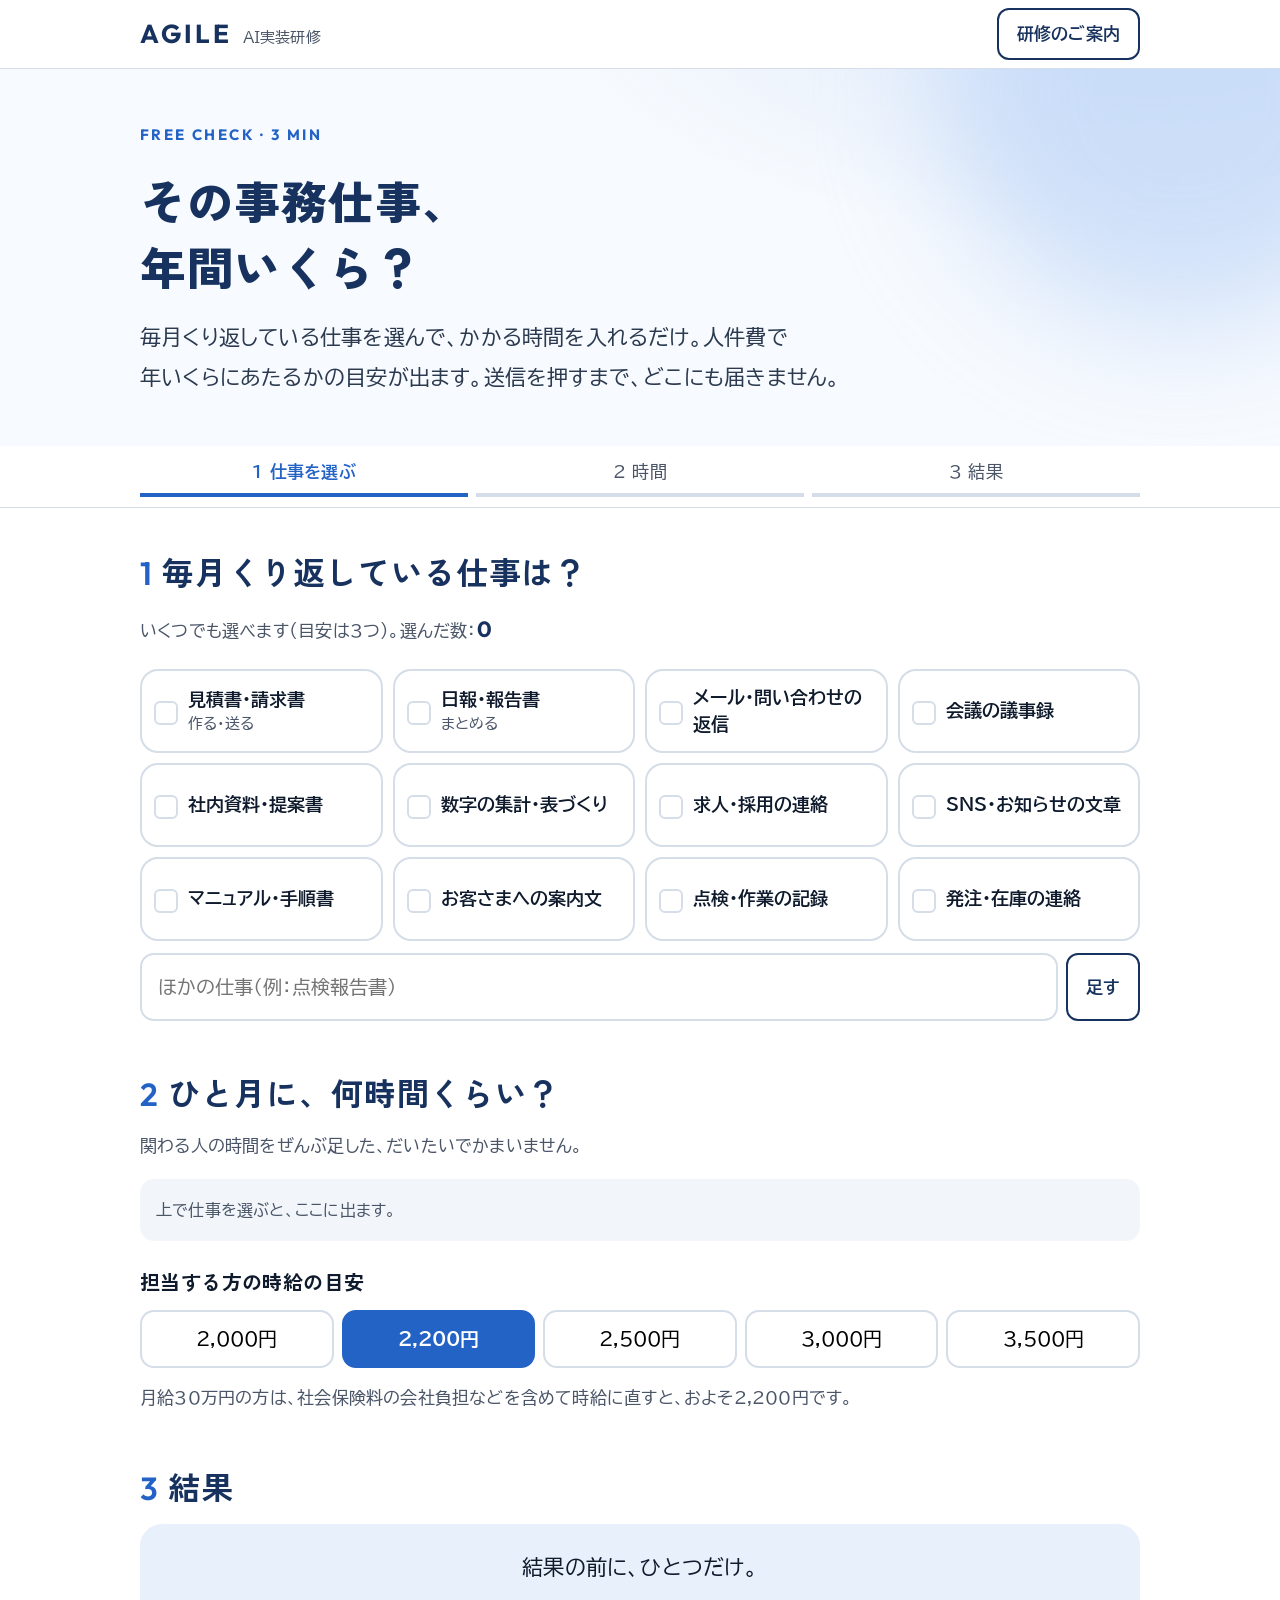
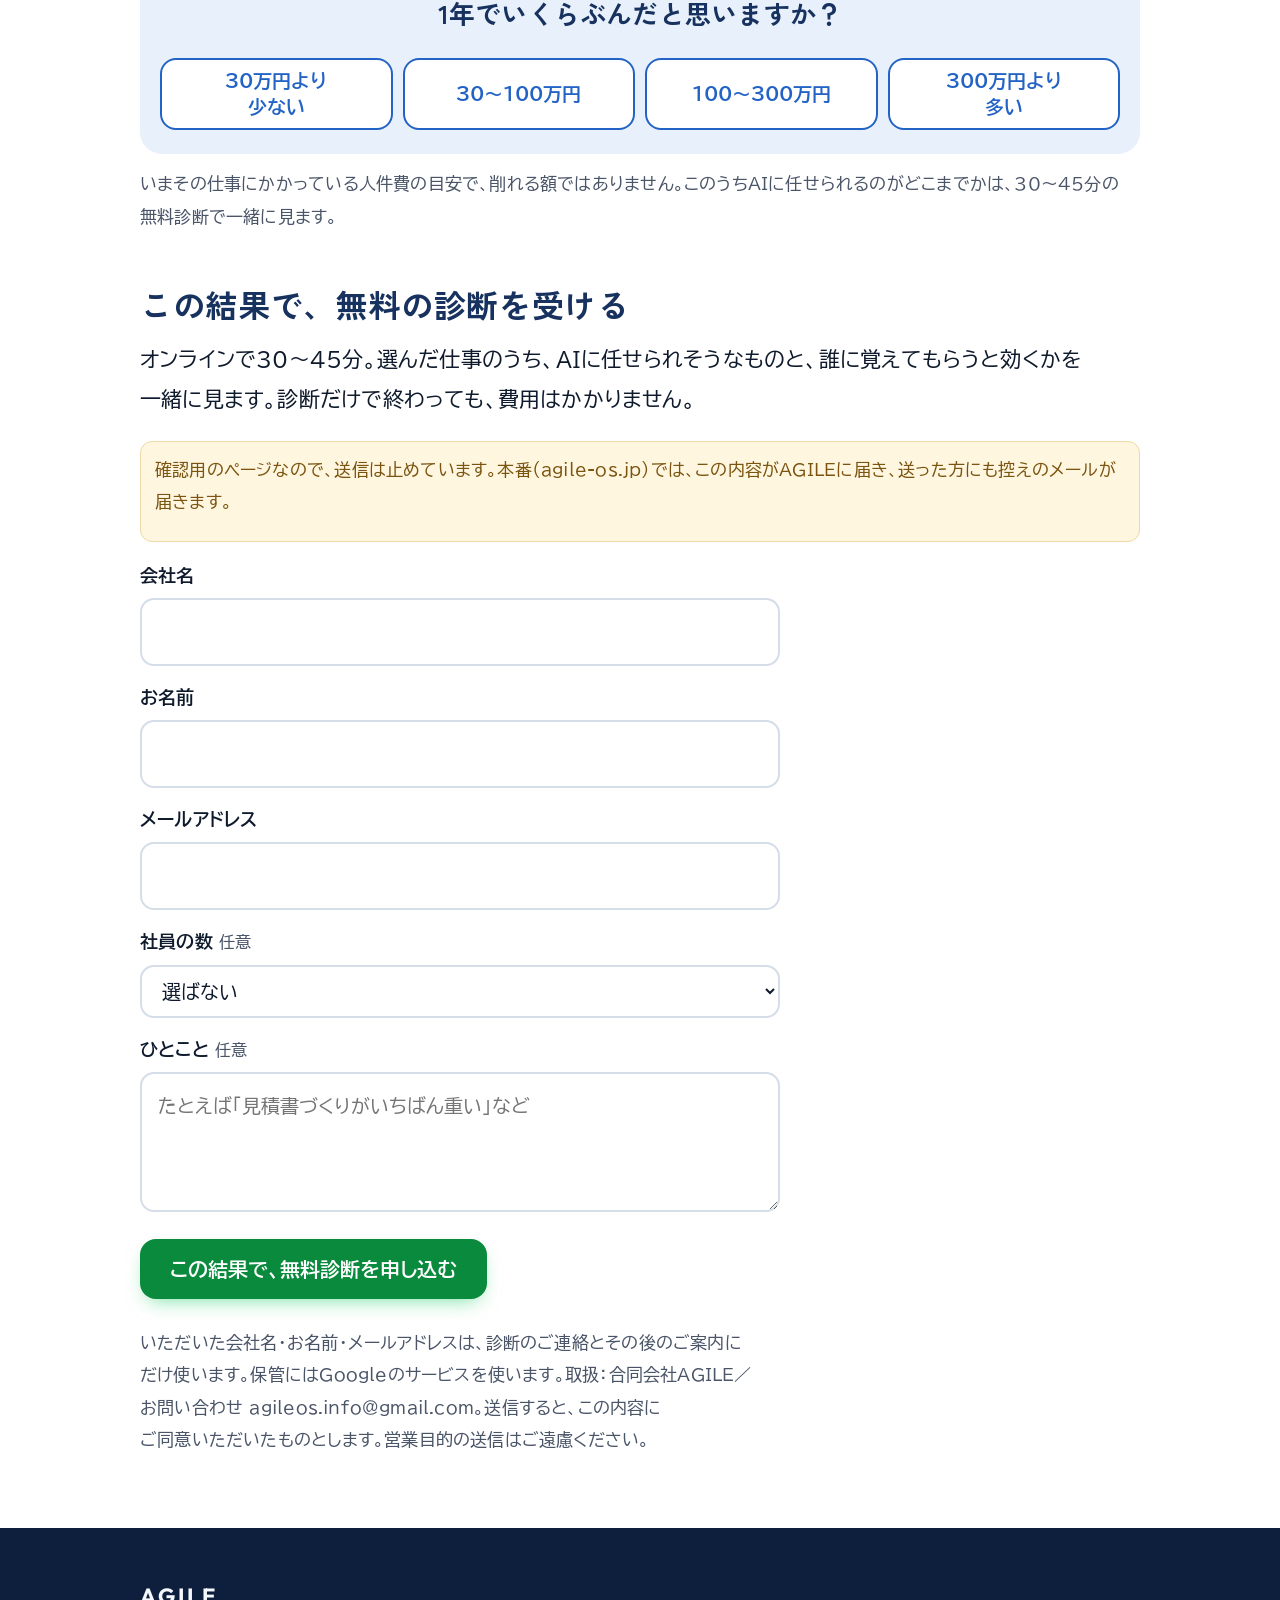
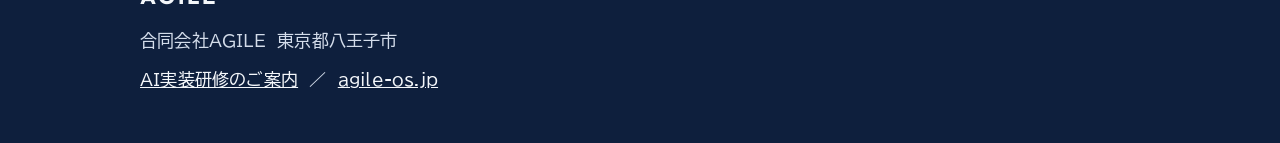
<file: ai/shindan/index.html>
<!doctype html>
<html lang="ja">
<head>
<meta charset="utf-8">
<meta name="viewport" content="width=device-width,initial-scale=1">
<meta name="robots" content="noindex">
<title>事務仕事の年額診断｜合同会社AGILE</title>
<meta name="description" content="毎月くり返している事務仕事が、人件費で年いくらにあたるかを3分で出します。送信を押すまで、どこにも届きません。">
<meta property="og:title" content="その事務仕事、年間いくら？｜AGILEの無料診断">
<meta property="og:description" content="仕事を選んで時間を入れるだけ。3分で年額の目安が出ます。">
<meta property="og:image" content="https://agile-os.jp/img/og.png">
<link rel="icon" href="https://agile-os.jp/img/favicon.svg">
<style>
@import url('https://fonts.googleapis.com/css2?family=Zen+Kaku+Gothic+New:wght@500;700;900&family=Outfit:wght@500;600;700&display=swap');
@import url('https://fonts.googleapis.com/css2?family=BIZ+UDPGothic:wght@400;700&family=Shippori+Mincho+B1:wght@500;600;700&family=Cormorant+Garamond:wght@500;600&display=swap');
:root{--ink:#111318;--ink2:#3A3F48;--mute:#5A5F69;--hair:#DCDCD8;--bg:#fff;--panel:#F4F4F1;--ai:#16244A;--ai2:#20325F;--deep:#0B1226;--ail:#E9EDF5;--sky:#3A6EA5;--on:#F2F3F6;--on2:#C3CADA;--cta:#06C755;--cta2:#05A847;
--serif:"Shippori Mincho B1","Hiragino Mincho ProN","Yu Mincho",serif;--sans:"BIZ UDPGothic","Hiragino Sans","Hiragino Kaku Gothic ProN","Noto Sans JP",sans-serif;--latin:"Cormorant Garamond","Times New Roman",serif;color-scheme:light}
*{box-sizing:border-box}
html{-webkit-text-size-adjust:100%;scroll-behavior:smooth}
body{margin:0;background:var(--bg);color:var(--ink);font-family:var(--sans);font-size:18px;line-height:1.85;overflow-x:hidden}
@media(min-width:960px){body{font-size:19px}}
img,svg{display:block;max-width:100%}
h1,h2,h3,h4{font-family:var(--serif);font-weight:600;margin:0;line-height:1.45;text-wrap:balance;word-break:auto-phrase}
p,li,dd{text-wrap:pretty;word-break:auto-phrase}
p{margin:0 0 1em}p:last-child{margin-bottom:0}
.nw{white-space:nowrap}
.num{font-family:var(--latin);font-feature-settings:"lnum" 1,"pnum" 1;font-weight:600}
.wrap{max-width:1080px;margin:0 auto;padding:0 20px}
@media(min-width:720px){.wrap{padding:0 40px}}
.bar{position:sticky;top:0;z-index:20;background:rgba(255,255,255,.92);backdrop-filter:blur(10px);-webkit-backdrop-filter:blur(10px);border-bottom:1px solid var(--hair)}
.bar .wrap{display:flex;align-items:center;justify-content:space-between;height:60px;gap:12px}
.brand{display:flex;align-items:baseline;gap:10px;text-decoration:none;color:var(--ink)}
.brand b{font-family:var(--latin);font-size:26px;letter-spacing:.14em;font-weight:600;color:var(--ai)}
.brand span{font-size:13px;color:var(--mute);white-space:nowrap}
.btn{display:inline-flex;align-items:center;justify-content:center;gap:.5em;min-height:56px;padding:14px 28px;border-radius:999px;background:var(--cta);color:#fff;font-weight:700;font-size:18px;text-decoration:none;border:0;cursor:pointer;box-shadow:0 8px 20px -8px rgba(6,199,85,.6);transition:transform .2s,background .2s;font-family:var(--sans)}
.btn:hover{background:var(--cta2);transform:translateY(-2px)}
.btn.sm{white-space:nowrap;min-height:44px;padding:8px 18px;font-size:16px;box-shadow:none}
.btn.ghost{background:transparent;color:var(--ai);border:1.5px solid var(--ai);box-shadow:none}
.btn.ghost:hover{background:var(--ail)}
.btn:focus-visible,a:focus-visible,button:focus-visible,input:focus-visible,select:focus-visible{outline:3px solid var(--sky);outline-offset:3px}
.eyebrow{display:inline-block;font-family:var(--latin);letter-spacing:.22em;font-size:15px;color:var(--sky);font-weight:600;text-transform:uppercase}
.sec{padding:72px 0}
@media(min-width:960px){.sec{padding:104px 0}}
.sec h2{font-size:clamp(26px,4.6vw,40px);margin:.3em 0 .6em}
.lead{font-size:clamp(18px,2.2vw,20px);color:var(--ink2);max-width:40em}
.panel{background:var(--panel)}
.note{font-size:16px;color:var(--mute)}
.rv{opacity:0;transform:translateY(18px);transition:opacity .8s cubic-bezier(.2,.7,.1,1),transform .8s cubic-bezier(.2,.7,.1,1)}
.rv.in{opacity:1;transform:none}
@media(prefers-reduced-motion:reduce){.rv{opacity:1;transform:none;transition:none}html{scroll-behavior:auto}}
.ft{background:var(--deep);color:var(--on2);padding:48px 0 40px;font-size:15px}
.ft b{color:var(--on);font-family:var(--latin);letter-spacing:.14em;font-size:22px}
.ft a{color:var(--on)}
.ft p{margin:.4em 0}
@media print{.rv{opacity:1;transform:none}.bar,.noprint{display:none!important}}
@media(max-width:719px){br.pc{display:none}}
@media(max-width:420px){.brand span{display:none}}

.top{background:linear-gradient(160deg,var(--deep),var(--ai) 70%);color:var(--on);padding:44px 0 48px}
.top .eyebrow{color:#9DB7DA}
.top h1{color:#fff;font-size:clamp(28px,5.6vw,46px);margin:.3em 0 .4em}
.top p{color:var(--on2);max-width:34em}
.prog{position:sticky;top:60px;z-index:15;background:#fff;border-bottom:1px solid var(--hair)}
.prog .wrap{display:flex;gap:8px;padding-top:10px;padding-bottom:10px;font-size:15px;color:var(--mute)}
.prog span{flex:1;text-align:center;border-bottom:3px solid var(--hair);padding-bottom:4px;white-space:nowrap}
.prog span.on{color:var(--ai);border-color:var(--ai);font-weight:700}
.step{padding:40px 0 8px}
.step h2{font-size:clamp(22px,3.6vw,30px);margin-bottom:.4em}
.step h2 .num{color:var(--sky);margin-right:.3em}
.cards{display:grid;gap:10px;margin:18px 0 0;grid-template-columns:1fr 1fr}
@media(min-width:860px){.cards{grid-template-columns:repeat(4,1fr)}}
.cards button{min-height:76px;border:1.5px solid var(--hair);background:#fff;border-radius:14px;padding:12px 12px 12px 42px;text-align:left;font:inherit;font-size:16px;font-weight:700;color:var(--ink);cursor:pointer;position:relative;transition:border-color .2s,background .2s,transform .15s;line-height:1.5}
.cards button::before{content:"";position:absolute;left:12px;top:50%;width:20px;height:20px;margin-top:-10px;border-radius:6px;border:2px solid var(--hair)}
.cards button[aria-pressed=true]{border-color:var(--ai);background:var(--ail)}
.cards button[aria-pressed=true]::before{background:var(--ai) url("data:image/svg+xml,%3Csvg xmlns='http://www.w3.org/2000/svg' viewBox='0 0 20 20'%3E%3Cpath d='M5 10.5l3.2 3L15 6.5' fill='none' stroke='%23fff' stroke-width='2.4' stroke-linecap='round' stroke-linejoin='round'/%3E%3C/svg%3E") center/16px no-repeat;border-color:var(--ai)}
.cards button:active{transform:scale(.98)}
.cards small{display:block;font-weight:400;color:var(--mute);font-size:13px}
.other{margin-top:12px;display:flex;gap:8px}
.other input{flex:1;min-width:0}
input[type=text],input[type=email],select,textarea{font:inherit;font-size:17px;border:1.5px solid var(--hair);border-radius:12px;padding:12px 14px;background:#fff;color:var(--ink);width:100%}
.rows{margin-top:16px;display:grid;gap:10px}
.row{background:var(--panel);border-radius:14px;padding:14px 16px;display:grid;grid-template-columns:1fr auto;gap:6px 12px;align-items:center}
.row b{font-size:17px}
.stp{display:flex;align-items:center;gap:6px}
.stp button{width:44px;height:44px;border-radius:50%;border:1.5px solid var(--ai);background:#fff;color:var(--ai);font-size:22px;cursor:pointer;line-height:1}
.stp output{font-family:var(--latin);font-size:26px;min-width:2.4em;text-align:center;color:var(--ai)}
.row .u{grid-column:1/-1;font-size:14px;color:var(--mute)}
.row .del{border:0;background:none;color:var(--sky);text-decoration:underline;font:inherit;font-size:14px;cursor:pointer;padding:4px}
.empty{color:var(--mute);font-size:16px;background:var(--panel);border-radius:14px;padding:16px}
.seg{display:flex;flex-wrap:wrap;gap:8px;margin-top:14px}
.seg button{flex:1 1 120px;min-height:52px;border-radius:12px;border:1.5px solid var(--hair);background:#fff;font:inherit;font-size:17px;cursor:pointer}
.seg button[aria-pressed=true]{border-color:var(--ai);background:var(--ai);color:#fff;font-weight:700}
.res{margin-top:16px;background:linear-gradient(160deg,var(--ai),var(--deep));color:var(--on);border-radius:22px;padding:30px 22px;text-align:center}
.res .big{font-family:var(--latin);font-size:clamp(64px,13vw,104px);line-height:1;color:#fff;font-feature-settings:"lnum" 1}
.res .sub2{color:var(--on2);font-size:16px;margin-top:8px}
.bars{margin:22px auto 0;max-width:560px;text-align:left;display:grid;gap:10px}
.bars div{font-size:15px}
.bars i{display:block;height:10px;border-radius:6px;background:#9DB7DA;margin-top:4px;width:0;transition:width 1s cubic-bezier(.2,.7,.1,1)}
.days{margin:20px auto 0;max-width:560px;font-size:16px;color:var(--on2)}
.days b{color:#fff}
.fine{font-size:15px;color:var(--mute);margin-top:14px}
form{display:grid;gap:14px;margin-top:16px;max-width:640px}
form label{font-weight:700;font-size:16px;display:block;margin-bottom:6px}
form .opt{font-weight:400;color:var(--mute);font-size:14px;margin-left:6px}
.hp{position:absolute;left:-9999px}
.done{display:none;background:var(--ail);border-radius:18px;padding:24px;margin-top:16px}
.err{display:none;color:#B3261E;font-weight:700}
.pv{display:none;background:#FFF6DF;border:1px solid #ECD9A6;color:#7A5410;border-radius:12px;padding:12px 14px;font-size:15px}
.pv pre{white-space:pre-wrap;font-family:var(--sans);margin:.6em 0 0}
.nextbtn{margin-top:22px}
.guess{background:var(--ail);border-radius:22px;padding:24px 20px;text-align:center;margin-top:12px}
.gq{font-size:19px}.gq b{font-family:var(--serif);font-size:24px;color:var(--ai)}
.gopt{display:grid;grid-template-columns:1fr 1fr;gap:10px;margin-top:14px}
@media(min-width:760px){.gopt{grid-template-columns:repeat(4,1fr)}}
.gopt button{min-height:72px;border-radius:16px;border:2px solid var(--ai);background:#fff;color:var(--ai);font:inherit;font-weight:700;font-size:17px;line-height:1.4;cursor:pointer;transition:transform .15s,background .2s}
.gopt button:hover{transform:translateY(-3px);background:var(--ai);color:#fff}
.res{position:relative;overflow:hidden}
.res.lock{display:none}
.res.pop{animation:pop .7s cubic-bezier(.2,1.4,.4,1)}
@keyframes pop{0%{transform:scale(.92);opacity:0}100%{transform:none;opacity:1}}
#fx{position:absolute;inset:0;width:100%;height:100%;pointer-events:none}
.gres{display:inline-block;background:rgba(255,255,255,.14);border-radius:999px;padding:4px 16px;font-size:15px;margin-bottom:12px}
.res .big{text-shadow:0 0 28px rgba(157,183,218,.55)}
.grid{display:grid;grid-template-columns:repeat(30,1fr);gap:2px;max-width:520px;margin:14px auto 0}
.grid i{aspect-ratio:1;border-radius:3px;background:rgba(255,255,255,.12);transition:background .3s}
.grid i.on{background:#9DB7DA;box-shadow:0 0 6px rgba(157,183,218,.6)}
.chips{display:flex;flex-wrap:wrap;justify-content:center;gap:8px;margin-top:18px}
.chips span{background:#fff;color:var(--ai);border-radius:999px;padding:6px 14px;font-size:15px;font-weight:700;opacity:0;transform:translateY(8px);transition:all .5s}
.chips span.in{opacity:1;transform:none}
.pick-n{font-family:var(--latin);font-size:22px;color:var(--ai)}
/* ===== 2026-11-24 見やすさ・新しさの上書き（年齢層が高い読み手向け：文字を大きく・明るく・くっきり） ===== */
:root{--ink:#0F1B2D;--ink2:#2B3A4F;--mute:#4A5568;--hair:#D5DDE8;--panel:#F2F6FB;--ai:#17325E;--ai2:#1F4A8A;--deep:#0E1F3D;--ail:#E8F0FB;--sky:#2463C6;--on:#F4F7FB;--on2:#D3DCEA;
--serif:"Zen Kaku Gothic New","BIZ UDPGothic","Hiragino Sans",sans-serif;--latin:"Outfit","Helvetica Neue",Arial,sans-serif;--cta:#0A8A3D;--cta2:#08702F;--r:22px;--sh:0 14px 34px -20px rgba(15,27,45,.35)}
body{font-size:20px;line-height:1.9;letter-spacing:.01em}
@media(min-width:960px){body{font-size:21px}}
h1,h2,h3,h4{font-weight:700;letter-spacing:.02em}
.num{font-weight:600}
.bar{background:rgba(255,255,255,.96);border-bottom:1px solid var(--hair)}
.bar .wrap{height:68px}
.brand b{font-family:var(--latin);font-weight:700;letter-spacing:.12em;font-size:26px}
.brand span{font-size:15px}
.btn{min-height:60px;font-size:20px;padding:14px 30px;border-radius:16px}
.btn.sm{min-height:48px;font-size:17px;border-radius:12px}
.btn.ghost{border-width:2px}
.eyebrow{font-family:var(--latin);letter-spacing:.16em;font-size:15px;font-weight:700;color:var(--sky)}
.sec h2{font-size:clamp(28px,5vw,42px);font-weight:900;color:var(--ai)}
.lead{font-size:clamp(19px,2.4vw,22px);color:var(--ink2)}
.note,.sub,.fine,.small{font-size:17px;color:var(--mute)}
.panel{background:var(--panel)}
.ft{font-size:17px}

/* ---------- 案内ページ ---------- */
.fv{position:relative;overflow:hidden;background:#F6F9FE;color:var(--ink);padding:56px 0 72px}
@media(min-width:960px){.fv{padding:88px 0 104px}}
.fv::before,#dust,.line{display:none}
.mesh{position:absolute;inset:0;pointer-events:none;overflow:hidden}
.mesh::after{content:"";position:absolute;inset:0;background-image:radial-gradient(rgba(23,50,94,.10) 1px,transparent 1.2px);background-size:22px 22px;mask-image:linear-gradient(180deg,#000 0%,transparent 85%);-webkit-mask-image:linear-gradient(180deg,#000 0%,transparent 85%)}
.mesh i{position:absolute;border-radius:50%;filter:blur(60px);opacity:.75;animation:drift 16s ease-in-out infinite alternate}
.mesh i:nth-child(1){width:520px;height:520px;right:-120px;top:-160px;background:#BFD6F7}
.mesh i:nth-child(2){width:420px;height:420px;left:-140px;bottom:-180px;background:#C6EED6;animation-duration:19s}
.mesh i:nth-child(3){width:300px;height:300px;right:28%;bottom:-120px;background:#E3E9FF;animation-duration:23s}
@keyframes drift{to{transform:translate(40px,30px) scale(1.12)}}
.fvg{position:relative;display:grid;gap:44px;align-items:center}
@media(min-width:1000px){.fvg{grid-template-columns:1.1fr .9fr}}
.badge{display:inline-flex;align-items:center;gap:10px;background:#fff;color:var(--ai);font-weight:700;font-size:17px;border-radius:999px;padding:8px 18px 8px 14px;box-shadow:var(--sh)}
.badge b{width:12px;height:12px;border-radius:50%;background:#06C755;box-shadow:0 0 0 0 rgba(6,199,85,.6);animation:pulse 2s infinite}
@keyframes pulse{70%{box-shadow:0 0 0 12px rgba(6,199,85,0)}100%{box-shadow:0 0 0 0 rgba(6,199,85,0)}}
@media(max-width:999px){.fv h1{font-size:clamp(34px,8.4vw,52px)!important}}
.fv h1{margin:.5em 0 .45em;color:var(--ai);font-weight:900;font-size:clamp(34px,4.4vw,56px);line-height:1.3;letter-spacing:.02em}
.fv h1 .ln{display:block;opacity:0;transform:translateY(22px);animation:up .9s cubic-bezier(.2,.8,.2,1) forwards}
.fv h1 .ln:nth-child(2){animation-delay:.15s}.fv h1 .ln:nth-child(3){animation-delay:.35s}.fv h1 .ln:nth-child(4){animation-delay:.5s}
@keyframes up{to{opacity:1;transform:none}}
.fv h1 em{font-style:normal;color:var(--sky);background:linear-gradient(transparent 62%,#BFE6CF 62%);background-size:0 100%;background-repeat:no-repeat;animation:mark 1s .9s cubic-bezier(.2,.8,.2,1) forwards}
@keyframes mark{to{background-size:100% 100%}}
.fv .lead{color:var(--ink2);font-size:clamp(19px,2.4vw,22px);max-width:32em;opacity:0;animation:up .9s .7s forwards}
.fv .acts{display:flex;flex-wrap:wrap;gap:14px;margin-top:30px;opacity:0;animation:up .9s .85s forwards}
.fv .acts .btn:not(.ghost){box-shadow:0 14px 30px -10px rgba(6,199,85,.65)}
.fv .acts .ghost{color:var(--ai);border-color:var(--ai);background:#fff}
.fv .acts .ghost:hover{background:var(--ail)}
.stats{list-style:none;padding:0;margin:34px 0 0;display:grid;grid-template-columns:repeat(3,1fr);gap:12px;max-width:560px;opacity:0;animation:up .9s 1s forwards}
.stats li{background:#fff;border-radius:20px;box-shadow:var(--sh);padding:16px 12px;text-align:center}
.stats b{display:block;font-family:var(--latin);font-weight:700;font-size:clamp(36px,6vw,48px);line-height:1;color:var(--sky)}
.stats span{display:block;margin-top:6px;font-size:16px;font-weight:700;color:var(--ink2);line-height:1.5}
.fvnote{margin:16px 0 0;font-size:17px;color:var(--mute);opacity:0;animation:up .9s 1.1s forwards}
.stg{position:relative;padding:56px 0 64px}
.demo{position:relative;z-index:1;background:#fff;border:1px solid var(--hair);border-radius:24px;padding:18px 20px 20px;box-shadow:0 40px 80px -36px rgba(23,50,94,.55);transform:perspective(1000px) rotateY(-7deg) rotateX(2deg);animation:float 7s ease-in-out infinite;backdrop-filter:none;-webkit-backdrop-filter:none}
@keyframes float{50%{transform:perspective(1000px) rotateY(-7deg) rotateX(2deg) translateY(-10px)}}
@media(max-width:999px){.demo{transform:none;animation:none}}
.dh{color:var(--mute);font-size:16px}.dh span{background:var(--hair)}.dh b{color:var(--ink);font-size:17px}.dh em{color:#07672F;font-weight:700}
.db{background:var(--panel);color:var(--ink);font-size:17px;border-radius:14px;min-height:230px}
.dp{background:var(--hair);height:6px}
.dok{font-size:16px}
.demo small{color:var(--mute);font-size:15px}
.fl{position:absolute;z-index:2;background:var(--ai);color:#fff;font-weight:700;font-size:15px;border-radius:999px;padding:8px 15px;box-shadow:0 16px 30px -14px rgba(23,50,94,.7);white-space:nowrap;animation:bob 5s ease-in-out infinite}
.fl::before{content:"";display:inline-block;width:8px;height:8px;border-radius:50%;background:#7EE2A8;margin-right:8px;vertical-align:2px}
.f1{top:0;left:-8px}.f3{top:0;right:-8px;animation-delay:2.4s}.f2{bottom:0;left:22%;animation-delay:1.2s}
@keyframes bob{50%{transform:translateY(-8px)}}
@media(max-width:999px){.stg{padding:0}.fl{position:static;display:inline-block;margin:0 8px 10px 0;animation:none}}
@media(prefers-reduced-motion:reduce){.fv h1 .ln,.fv .lead,.fv .acts,.stats,.fvnote{opacity:1;transform:none;animation:none}.fv h1 em{background-size:100% 100%;animation:none}.mesh i,.fl,.demo,.badge b{animation:none}}
.end h2,.sec .end h2{color:#fff}
.end .lead,.end .note{color:var(--on2)}
/* 一覧のカードが、少しずつずれて出てくる */
.rv .pains li,.rv .diff article,.rv .flow4 li,.rv .price article,.rv .team div{opacity:0;transform:translateY(18px);transition:opacity .7s cubic-bezier(.2,.8,.2,1),transform .7s cubic-bezier(.2,.8,.2,1),box-shadow .3s}
.rv.in .pains li,.rv.in .diff article,.rv.in .flow4 li,.rv.in .price article,.rv.in .team div{opacity:1;transform:none}
.rv.in :is(.pains,.diff,.flow4,.price,.team)>:nth-child(2){transition-delay:.12s}
.rv.in :is(.pains,.diff,.flow4,.price,.team)>:nth-child(3){transition-delay:.24s}
.rv.in :is(.pains,.diff,.flow4,.price,.team)>:nth-child(4){transition-delay:.36s}
@media(prefers-reduced-motion:reduce){.rv .pains li,.rv .diff article,.rv .flow4 li,.rv .price article,.rv .team div{opacity:1;transform:none}}
@media print{.rv .pains li,.rv .diff article,.rv .flow4 li,.rv .price article,.rv .team div,.fv h1 .ln,.fv .lead,.fv .acts,.stats,.fvnote{opacity:1;transform:none;animation:none}}
.pains li{font-size:19px;border-radius:var(--r);box-shadow:var(--sh);border:0;padding:20px 22px 20px 58px}
.pains li::before{border-color:var(--sky);border-width:3px;top:27px}
.diff article{background:#fff;border:0;border-radius:var(--r);box-shadow:var(--sh);padding:26px 24px}
.diff .n{font-family:var(--latin);font-weight:700;font-size:44px}
.diff h3{font-size:24px;color:var(--ai)}
.diff p{font-size:19px}
.calc{border-radius:28px;background:linear-gradient(150deg,var(--ai),var(--ai2))}
.calc label{font-size:19px}
.calc .v{font-weight:700}
.calc .seg button{font-size:18px;min-height:52px}
.calc .out small{font-size:16px}
.flow4 li{border:0;border-radius:var(--r);box-shadow:var(--sh)}
.flow4 .k{font-weight:700}
.flow4 h3{font-size:22px;color:var(--ai)}
.flow4 p{font-size:18px}
.after li{font-size:17px}
.price article{border:0;border-radius:var(--r);box-shadow:var(--sh);padding:28px 24px}
.price h3{font-size:23px;color:var(--ai)}
.price .who{font-size:17px}
.price .yen{font-family:var(--latin);font-weight:700;font-size:42px}
.price .yen small{font-size:17px}
.price ul{font-size:18px}
.price .badge{font-size:16px;padding:4px 16px;background:var(--sky)}
.adjust{border:2px dashed var(--sky);border-radius:var(--r)}
.adjust b{font-size:21px}.adjust p{font-size:18px}
.cont div{border:0;border-radius:var(--r);box-shadow:var(--sh)}
.cont span{font-family:var(--latin);font-weight:700}
.team div{background:#fff;border:0;border-left:5px solid var(--sky);border-radius:0 var(--r) var(--r) 0;box-shadow:var(--sh);padding:16px 20px}
.team b{font-size:22px;color:var(--ai)}
.team p{font-size:18px}
.faq details{padding:20px 0}
.faq summary{font-size:20px}
.faq p{font-size:19px}
.steps li::before{background:var(--sky);font-family:var(--latin);font-weight:700}
.end{border-radius:28px}

/* ---------- 年額診断 ---------- */
.top{background:radial-gradient(1000px 420px at 90% -20%,#DCE8FA 0%,transparent 60%),#F7FAFE;color:var(--ink)}
.top .eyebrow{color:var(--sky)}
.top h1{color:var(--ai);font-weight:900}
.top p{color:var(--ink2)}
.prog{top:68px}
.prog .wrap{font-size:17px}
.prog span{border-bottom-width:4px}
.prog span.on{color:var(--sky);border-color:var(--sky)}
.step h2{font-size:clamp(24px,4vw,32px);color:var(--ai)}
.cards button{font-size:18px;min-height:84px;border-radius:18px;border-width:2px;padding-left:46px}
.cards small{font-size:15px}
.cards button[aria-pressed=true]{border-color:var(--sky);background:var(--ail)}
.cards button[aria-pressed=true]::before{background-color:var(--sky);border-color:var(--sky)}
input[type=text],input[type=email],select,textarea{font-size:19px;padding:14px 16px;border-width:2px;border-radius:14px}
.row b{font-size:19px}
.row .u{font-size:16px}.row .del{font-size:16px}
.stp button{width:52px;height:52px;font-size:26px;border-width:2px}
.stp output{font-family:var(--latin);font-weight:700;font-size:28px}
.seg button{font-size:19px;min-height:58px;border-width:2px;border-radius:14px}
.seg button[aria-pressed=true]{background:var(--sky);border-color:var(--sky)}
.res{border-radius:28px;background:linear-gradient(150deg,var(--ai),var(--ai2))}
.res .big{font-family:var(--latin);font-weight:700}
.res .sub2,.days{font-size:18px}
.bars div{font-size:17px}
form label{font-size:18px}
form .opt{font-size:16px}
.gq{font-size:21px}.gq b{font-size:26px}
.gopt button{font-size:19px;border-color:var(--sky);color:var(--sky)}
.gopt button:hover{background:var(--sky)}
.chips span{font-size:16px}
.pick-n{font-family:var(--latin);font-weight:700}
.pv{font-size:17px}

/* ---------- ご提案書ダッシュボード ---------- */
body:has(.dash){background:var(--panel)}
.dash{background:radial-gradient(1000px 400px at 90% -20%,#DCE8FA 0%,transparent 60%),#F7FAFE;color:var(--ink);padding:40px 0 48px}
.dash .eyebrow{color:var(--sky)}
.dash h1{color:var(--ai);font-weight:900;font-size:clamp(30px,5vw,44px)}
.dash p{color:var(--ink2)}
.kpi div{background:#fff;border:0;border-radius:var(--r);box-shadow:var(--sh);padding:16px 10px}
.kpi b{font-family:var(--latin);font-weight:700;color:var(--ai);font-size:40px}
.kpi span{font-size:16px;color:var(--mute);font-weight:700}
.sample{font-size:17px;background:#FFF6DF;border:1.5px dashed #E2C27A;color:#6B4A0B}
.cu{border-radius:var(--r);box-shadow:var(--sh);padding:22px;gap:8px}
.cu .co{font-size:23px;color:var(--ai);font-weight:700}
.cu .meta{font-size:17px}
.cu .yen{font-family:var(--latin);font-weight:700;font-size:38px}
.cu .yen small{font-size:16px}
.cu .tk span{font-size:15px;padding:3px 12px}
.cu .st{font-size:15px;padding:4px 12px}
.cu .acts .btn{min-height:52px;font-size:18px;border-radius:14px}
.ex h2{color:var(--ai);font-size:26px}
.ex p{color:var(--ink2)}
.thumbs img{box-shadow:var(--sh);border:1px solid var(--hair)}
.tool{background:#fff;color:var(--ink);border-top:1px solid var(--hair);border-bottom:1px solid var(--hair);padding:28px 0 32px}
.tool h1{color:var(--ai);font-size:26px;font-weight:900}
.tool p{color:var(--ink2);font-size:18px}
.tool label{color:var(--ink);font-size:17px}
.tool input,.tool select{font-size:19px;border:2px solid var(--hair);border-radius:12px;padding:12px 14px;background:#fff}
.tool .acts .btn{min-height:56px;font-size:19px;border-radius:14px}
.tool .acts .ghost{color:var(--ai);border-color:var(--ai)}
.tool .msg{color:#0B7A3B;font-size:17px;font-weight:700}
.manual-link{display:inline-flex;align-items:center;gap:.4em;margin-top:14px;font-weight:700;font-size:18px;color:var(--sky);text-decoration:underline;text-underline-offset:4px}
@media print{body:has(.dash){background:#fff}}
.dok{background:var(--cta)}
.btn{background:var(--cta)}.btn:hover{background:var(--cta2)}.btn.ghost{background:#fff}
.dash .eyebrow{color:var(--sky)!important}
.btn.ghost,.ex .btn.ghost,.dash .btn.ghost{color:var(--ai)!important;border-color:var(--ai)!important;background:#fff!important}
.cu .acts .btn{font-size:19px}
.kpi span{font-size:15px;white-space:nowrap;display:block;line-height:1.4}
.cu .co{font-size:21px;line-height:1.45}
.top,.dash{position:relative;overflow:hidden}
.top::after,.dash::after{content:"";position:absolute;width:480px;height:480px;right:-140px;top:-220px;border-radius:50%;background:#BFD6F7;filter:blur(60px);opacity:.7;animation:drift 16s ease-in-out infinite alternate;pointer-events:none}
.top>.wrap,.dash>.wrap{position:relative;z-index:1}
.top h1,.dash h1{animation:up .9s cubic-bezier(.2,.8,.2,1) both}
.top p,.dash p{animation:up .9s .2s cubic-bezier(.2,.8,.2,1) both}
@media(prefers-reduced-motion:reduce){.top::after,.dash::after,.top h1,.dash h1,.top p,.dash p{animation:none}}

.flow3{list-style:none;padding:0;margin:26px 0 0;display:grid;gap:14px;counter-reset:f}
@media(min-width:900px){.flow3{grid-template-columns:repeat(3,1fr)}}
.flow3 li{counter-increment:f;background:#fff;border-radius:var(--r);box-shadow:var(--sh);padding:22px 22px 22px 76px;position:relative}
.flow3 li::before{content:counter(f);position:absolute;left:20px;top:22px;width:40px;height:40px;border-radius:50%;background:var(--sky);color:#fff;font-family:var(--latin);font-weight:700;font-size:22px;display:grid;place-items:center}
.flow3 b{display:block;font-family:var(--serif);font-size:21px;color:var(--ai);line-height:1.45}
.flow3 span{display:block;margin-top:4px;font-size:18px;color:var(--ink2)}
.cont small{display:block;margin-top:4px;font-size:17px}

</style>
</head>
<body>
<header class="bar"><div class="wrap">
  <a class="brand" href="../"><b>AGILE</b><span>AI実装研修</span></a>
  <a class="btn sm ghost" href="../">研修のご案内</a>
</div></header>

<section class="top"><div class="wrap">
  <span class="eyebrow">Free Check · 3 min</span>
  <h1>その事務仕事、<br>年間いくら？</h1>
  <p>毎月くり返している仕事を選んで、かかる時間を入れるだけ。人件費で年いくらにあたるかの目安が出ます。送信を押すまで、どこにも届きません。</p>
</div></section>

<nav class="prog" aria-label="進み具合"><div class="wrap"><span id="p1" class="on">1 仕事を選ぶ</span><span id="p2">2 時間</span><span id="p3">3 結果</span></div></nav>

<main class="wrap">
  <section class="step" id="s1">
    <h2><span class="num">1</span>毎月くり返している仕事は？</h2>
    <p class="note">いくつでも選べます（目安は3つ）。選んだ数：<span class="pick-n" id="pn">0</span></p>
    <div class="cards" id="cards"></div>
    <div class="other"><input type="text" id="oth" placeholder="ほかの仕事（例：点検報告書）" aria-label="ほかの仕事"><button type="button" class="btn sm ghost" id="addo">足す</button></div>
  </section>

  <section class="step" id="s2">
    <h2><span class="num">2</span>ひと月に、何時間くらい？</h2>
    <p class="note">関わる人の時間をぜんぶ足した、だいたいでかまいません。</p>
    <div class="rows" id="rows"><p class="empty">上で仕事を選ぶと、ここに出ます。</p></div>
    <h3 style="font-size:20px;margin-top:26px">担当する方の時給の目安</h3>
    <div class="seg" id="wage">
      <button type="button" data-w="2000" aria-pressed="false">2,000円</button>
      <button type="button" data-w="2200" aria-pressed="true">2,200円</button>
      <button type="button" data-w="2500" aria-pressed="false">2,500円</button>
      <button type="button" data-w="3000" aria-pressed="false">3,000円</button>
      <button type="button" data-w="3500" aria-pressed="false">3,500円</button>
    </div>
    <p class="fine">月給30万円の方は、社会保険料の会社負担などを含めて時給に直すと、およそ2,200円です。</p>
  </section>

  <section class="step" id="s3">
    <h2><span class="num">3</span>結果</h2>
    <div class="guess" id="guess">
      <p class="gq">結果の前に、ひとつだけ。<br><b>1年でいくらぶんだと思いますか？</b></p>
      <div class="gopt">
        <button type="button" data-g="30">30万円より<br>少ない</button>
        <button type="button" data-g="100">30〜100万円</button>
        <button type="button" data-g="300">100〜300万円</button>
        <button type="button" data-g="999">300万円より<br>多い</button>
      </div>
      <p class="fine" id="gneed" style="display:none;color:#B3261E">先に上で仕事を1つ以上選んでください。</p>
    </div>
    <div class="res lock" id="res" aria-live="polite">
      <canvas id="fx" aria-hidden="true"></canvas>
      <div class="gres" id="gres"></div>
      <div>選んだ仕事にかかっている時間は、1年で</div>
      <div><span class="big" id="total">0</span> <span style="font-size:24px">万円ぶん</span></div>
      <div class="sub2" id="hrs"></div>
      <div class="bars" id="bars"></div>
      <div class="days" id="days"></div>
      <div class="grid" id="grid" aria-hidden="true"></div>
      <div class="chips" id="chips"></div>
    </div>
    <p class="fine">いまその仕事にかかっている人件費の目安で、削れる額ではありません。このうちAIに任せられるのがどこまでかは、30〜45分の無料診断で一緒に見ます。</p>
  </section>

  <section class="step" id="s4" style="padding-bottom:72px">
    <h2>この結果で、無料の診断を受ける</h2>
    <p>オンラインで30〜45分。選んだ仕事のうち、AIに任せられそうなものと、誰に覚えてもらうと効くかを一緒に見ます。診断だけで終わっても、費用はかかりません。</p>
    <div class="pv" id="pv">確認用のページなので、送信は止めています。本番（agile-os.jp）では、この内容がAGILEに届き、送った方にも控えのメールが届きます。<pre id="pvmsg"></pre></div>
    <form id="f" novalidate>
      <div><label for="co">会社名</label><input type="text" id="co" name="company" autocomplete="organization" required></div>
      <div><label for="nm">お名前</label><input type="text" id="nm" name="name" autocomplete="name" required></div>
      <div><label for="em">メールアドレス</label><input type="email" id="em" name="email" autocomplete="email" required></div>
      <div><label for="ppl">社員の数<span class="opt">任意</span></label><select id="ppl"><option value="">選ばない</option><option>1〜5名</option><option>6〜20名</option><option>21〜50名</option><option>51名以上</option></select></div>
      <div><label for="msg">ひとこと<span class="opt">任意</span></label><textarea id="msg" rows="3" placeholder="たとえば「見積書づくりがいちばん重い」など"></textarea></div>
      <input class="hp" type="text" name="website" id="web" tabindex="-1" autocomplete="off" aria-hidden="true">
      <p class="err" id="need">先に、上で仕事を1つ以上選んでください。</p>
      <p class="err" id="er">送れませんでした。お手数ですが agileos.info@gmail.com までメールでお知らせください。</p>
      <div><button class="btn" type="submit" id="sb"><span class="t">この結果で、無料診断を申し込む</span></button></div>
      <p class="fine">いただいた会社名・お名前・メールアドレスは、診断のご連絡とその後のご案内にだけ使います。保管にはGoogleのサービスを使います。取扱：合同会社AGILE／お問い合わせ agileos.info@gmail.com。送信すると、この内容にご同意いただいたものとします。営業目的の送信はご遠慮ください。</p>
    </form>
    <div class="done" id="dn" tabindex="-1"><h3 style="font-size:22px">受け付けました</h3><p>控えのメールをお送りしました（届かないときは、迷惑メールのフォルダもご確認ください）。2営業日以内に、診断の日程のご相談をメールでお送りします。</p></div>
  </section>
</main>

<footer class="ft"><div class="wrap">
  <b>AGILE</b>
  <p>合同会社AGILE　東京都八王子市</p>
  <p><a href="../">AI実装研修のご案内</a>　／　<a href="https://agile-os.jp/">agile-os.jp</a></p>
</div></footer>

<script>
(function(){
  var ENDPOINT="https://script.google.com/macros/s/AKfycbxZGjRChv0uIR0_iB8SRolDW8Qfm8ubuTdiaPHlpvmyh6PVFpTEQoQYZMhy-BaLU4fSJg/exec";
  var LIVE=/^(www\.)?agile-os\.jp$/.test(location.hostname);
  var TASKS=[["見積書・請求書","作る・送る",8],["日報・報告書","まとめる",10],["メール・問い合わせの返信","",15],["会議の議事録","",6],["社内資料・提案書","",10],["数字の集計・表づくり","",8],["求人・採用の連絡","",5],["SNS・お知らせの文章","",6],["マニュアル・手順書","",4],["お客さまへの案内文","",5],["点検・作業の記録","",8],["発注・在庫の連絡","",5]];
  var sel=[],wage=2200;
  var cards=document.getElementById('cards'),rows=document.getElementById('rows');
  function esc(s){return s.replace(/[&<>"]/g,function(c){return{'&':'&amp;','<':'&lt;','>':'&gt;','"':'&quot;'}[c]})}
  var CARD={};TASKS.forEach(function(t){var b=document.createElement('button');b.type='button';b.setAttribute('aria-pressed','false');b.innerHTML=esc(t[0])+(t[1]?'<small>'+esc(t[1])+'</small>':'');b.addEventListener('click',function(){toggle(t[0],t[2],b)});cards.appendChild(b);CARD[t[0]]=b});
  function toggle(name,h,b){var i=sel.findIndex(function(s){return s.n===name});if(i>=0){sel.splice(i,1);b&&b.setAttribute('aria-pressed','false')}else{sel.push({n:name,h:h});b&&b.setAttribute('aria-pressed','true')}draw()}
  document.getElementById('addo').addEventListener('click',function(){var o=document.getElementById('oth'),v=o.value.trim();if(!v)return;if(!sel.some(function(s){return s.n===v})){sel.push({n:v,h:6});if(CARD[v])CARD[v].setAttribute('aria-pressed','true')}o.value='';draw()});
  document.getElementById('oth').addEventListener('keydown',function(e){if(e.key==='Enter'){e.preventDefault();document.getElementById('addo').click()}});
  document.querySelectorAll('#wage button').forEach(function(b){b.addEventListener('click',function(){document.querySelectorAll('#wage button').forEach(function(x){x.setAttribute('aria-pressed','false')});b.setAttribute('aria-pressed','true');wage=+b.dataset.w;draw()})});
  function draw(){
    document.getElementById('pn').textContent=sel.length;
    if(!sel.length){rows.innerHTML='<p class="empty">上で仕事を選ぶと、ここに出ます。</p>'}
    else{rows.innerHTML='';sel.forEach(function(s,i){var r=document.createElement('div');r.className='row';r.innerHTML='<b>'+esc(s.n)+'</b><div class="stp"><button type="button" aria-label="減らす">−</button><output>'+s.h+'</output><button type="button" aria-label="増やす">＋</button></div><span class="u">時間／月　<button type="button" class="del">外す</button></span>';var bs=r.querySelectorAll('.stp button');r.querySelector('.del').onclick=function(){sel.splice(sel.indexOf(s),1);if(CARD[s.n])CARD[s.n].setAttribute('aria-pressed','false');draw()};bs[0].onclick=function(){s.h=Math.max(1,s.h-1);draw()};bs[1].onclick=function(){s.h=Math.min(200,s.h+1);draw()};rows.appendChild(r)})}
    result();
    document.getElementById('p2').className=sel.length?'on':'';
    document.getElementById('p3').className=revealed?'on':'';
  }
  var raf,revealed=false,guessV=0;
  function result(){
    var hm=sel.reduce(function(a,s){return a+s.h},0),yen=Math.round(hm*wage*12/10000);
    var el=document.getElementById('total'),from=+el.textContent.replace(/,/g,'')||0,t0=null;cancelAnimationFrame(raf);clearTimeout(result.t);result.t=setTimeout(function(){cancelAnimationFrame(raf);el.textContent=yen.toLocaleString()},900);
    function step(ts){if(!t0)t0=ts;var p=Math.min(1,(ts-t0)/700),e=1-Math.pow(1-p,3);el.textContent=Math.round(from+(yen-from)*e).toLocaleString();if(p<1)raf=requestAnimationFrame(step)}
    raf=requestAnimationFrame(step);
    document.getElementById('hrs').textContent=hm?'ひと月 '+hm+' 時間 × 時給 '+wage.toLocaleString()+' 円 × 12か月':'';
    var max=Math.max.apply(null,sel.map(function(s){return s.h}).concat([1]));
    document.getElementById('bars').innerHTML=sel.slice().sort(function(a,b){return b.h-a.h}).map(function(s){return '<div>'+esc(s.n)+'　<b>'+Math.round(s.h*wage*12/10000)+'万円</b><i style="width:'+(s.h/max*100)+'%"></i></div>'}).join('');
    var dn=Math.round(hm*12/8);
    document.getElementById('days').innerHTML=hm?'1日8時間で数えると、1年で <b>'+dn+'日</b> ぶん。下のマスは1年の営業日240日で、光っているのがその日数です。':'';
    var g=document.getElementById('grid'),cells=Math.min(240,Math.max(dn,1));if(g.children.length!==240){g.innerHTML=new Array(241).join('<i></i>')}
    [].forEach.call(g.children,function(c,i){c.style.transitionDelay=(revealed?Math.min(i,120)*8:0)+'ms';c.className=i<dn?'on':''});
    var mo=yen/30;document.getElementById('chips').innerHTML=hm?['月給30万円の方の、約'+(Math.round(mo*10)/10)+'か月分の給料','毎週 約'+Math.round(hm*12/52)+'時間','1年の営業日の約'+Math.round(dn/240*100)+'%'].map(function(t){return '<span>'+t+'</span>'}).join(''):'';
    setTimeout(function(){[].forEach.call(document.querySelectorAll('#chips span'),function(c,i){setTimeout(function(){c.classList.add('in')},i*180)})},revealed?700:0);
    if(revealed&&guessV){var b=guessV===30?[0,30]:guessV===100?[30,100]:guessV===300?[100,300]:[300,1e9];document.getElementById('gres').textContent=yen<b[0]?'予想より少なめでした':yen>=b[1]?'予想より多かった！':'予想どおり。さすがです'}
  }
  function burst(){var c=document.getElementById('fx'),x=c.getContext('2d'),W=c.width=c.offsetWidth*2,H=c.height=c.offsetHeight*2,ps=[];
    for(var i=0;i<70;i++){var a=Math.random()*Math.PI*2,v=4+Math.random()*9;ps.push({x:W/2,y:H*.32,vx:Math.cos(a)*v,vy:Math.sin(a)*v-4,r:2+Math.random()*4,c:['#9DB7DA','#ffffff','#06C755','#F2D27A'][i%4],l:1})}
    (function f(){x.clearRect(0,0,W,H);var alive=0;ps.forEach(function(p){p.x+=p.vx;p.y+=p.vy;p.vy+=.25;p.l-=.014;if(p.l>0){alive=1;x.globalAlpha=p.l;x.fillStyle=p.c;x.beginPath();x.arc(p.x,p.y,p.r,0,7);x.fill()}});if(alive)requestAnimationFrame(f);else x.clearRect(0,0,W,H)})()}
  document.querySelectorAll('.gopt button').forEach(function(b){b.addEventListener('click',function(){
    if(!sel.length){document.getElementById('gneed').style.display='block';document.getElementById('s1').scrollIntoView({behavior:'smooth'});return}
    guessV=+b.dataset.g;revealed=true;document.getElementById('guess').style.display='none';
    var r=document.getElementById('res');r.classList.remove('lock');r.classList.add('pop');document.getElementById('total').textContent='0';
    result();setTimeout(burst,650);document.getElementById('p3').className='on';
  })});
  function summary(){
    var hm=sel.reduce(function(a,s){return a+s.h},0);
    return '【年額診断の結果】'+Math.round(hm*wage*12/10000)+'万円（ひと月'+hm+'時間・時給'+wage+'円）\n'+sel.map(function(s){return '・'+s.n+'：月'+s.h+'時間'}).join('\n');
  }
  var f=document.getElementById('f'),sending=false;
  if(!LIVE){document.getElementById('pv').style.display='block'}
  f.addEventListener('submit',function(ev){
    ev.preventDefault();if(sending)return;
    if(!sel.length){document.getElementById('need').style.display='block';document.getElementById('s1').scrollIntoView({behavior:'smooth'});return}
    if(!f.reportValidity())return;
    var ppl=document.getElementById('ppl').value,m=document.getElementById('msg').value.trim();
    var message='【ご相談】AI実装研修の無料診断\n'+summary()+(ppl?'\n【社員の数】'+ppl:'')+(m?'\n\n'+m:'');
    if(!LIVE){document.getElementById('pvmsg').textContent=message;document.getElementById('pv').scrollIntoView({behavior:'smooth',block:'center'});return}
    sending=true;var b=document.getElementById('sb');b.disabled=true;b.querySelector('.t').textContent='送信しています…';
    fetch(ENDPOINT,{method:'POST',headers:{'Content-Type':'text/plain;charset=utf-8'},body:JSON.stringify({name:document.getElementById('nm').value,company:document.getElementById('co').value,email:document.getElementById('em').value,message:message,website:document.getElementById('web').value})})
      .then(function(r){return r.json()}).then(function(r){if(r&&r.ok){f.style.display='none';var d=document.getElementById('dn');d.style.display='block';d.focus()}else throw 0})
      .catch(function(){sending=false;b.disabled=false;b.querySelector('.t').textContent='この結果で、無料診断を申し込む';document.getElementById('er').style.display='block'});
  });
  draw();
})();
</script>
</body>
</html>
</file>
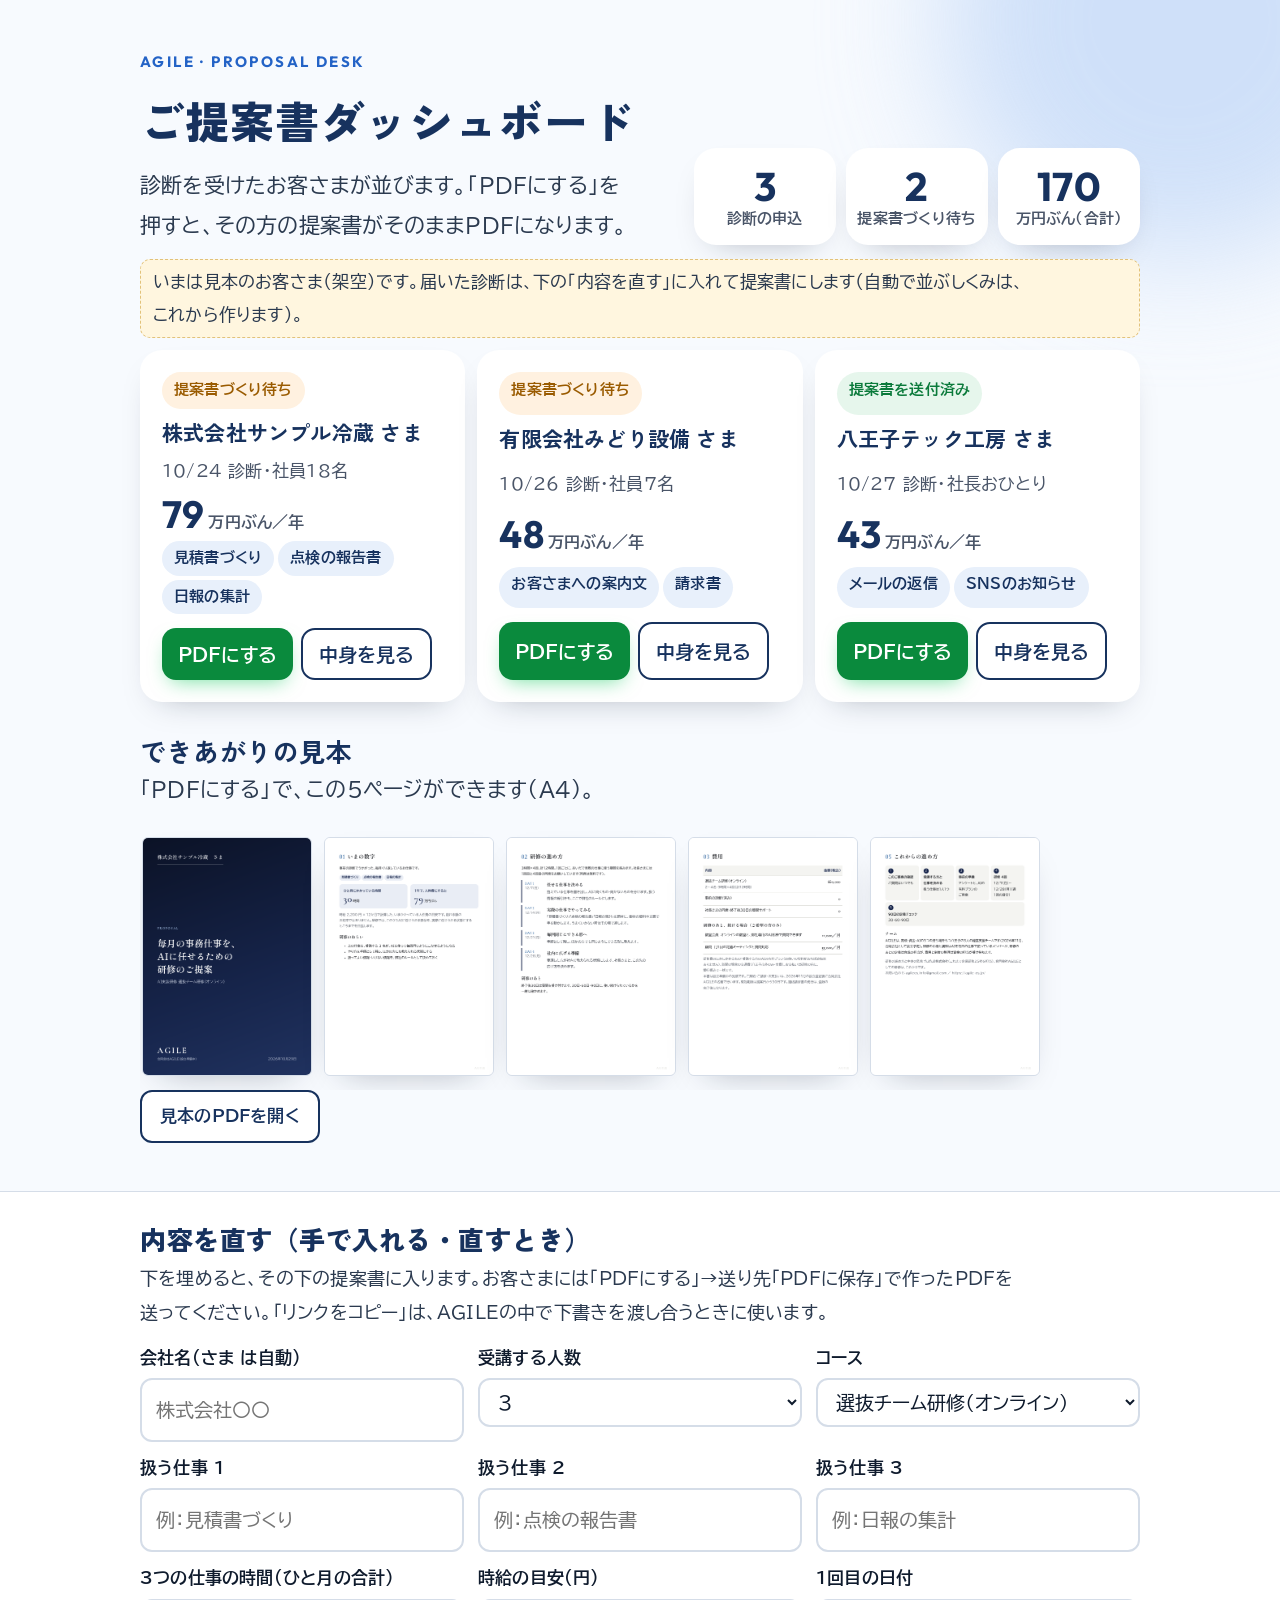
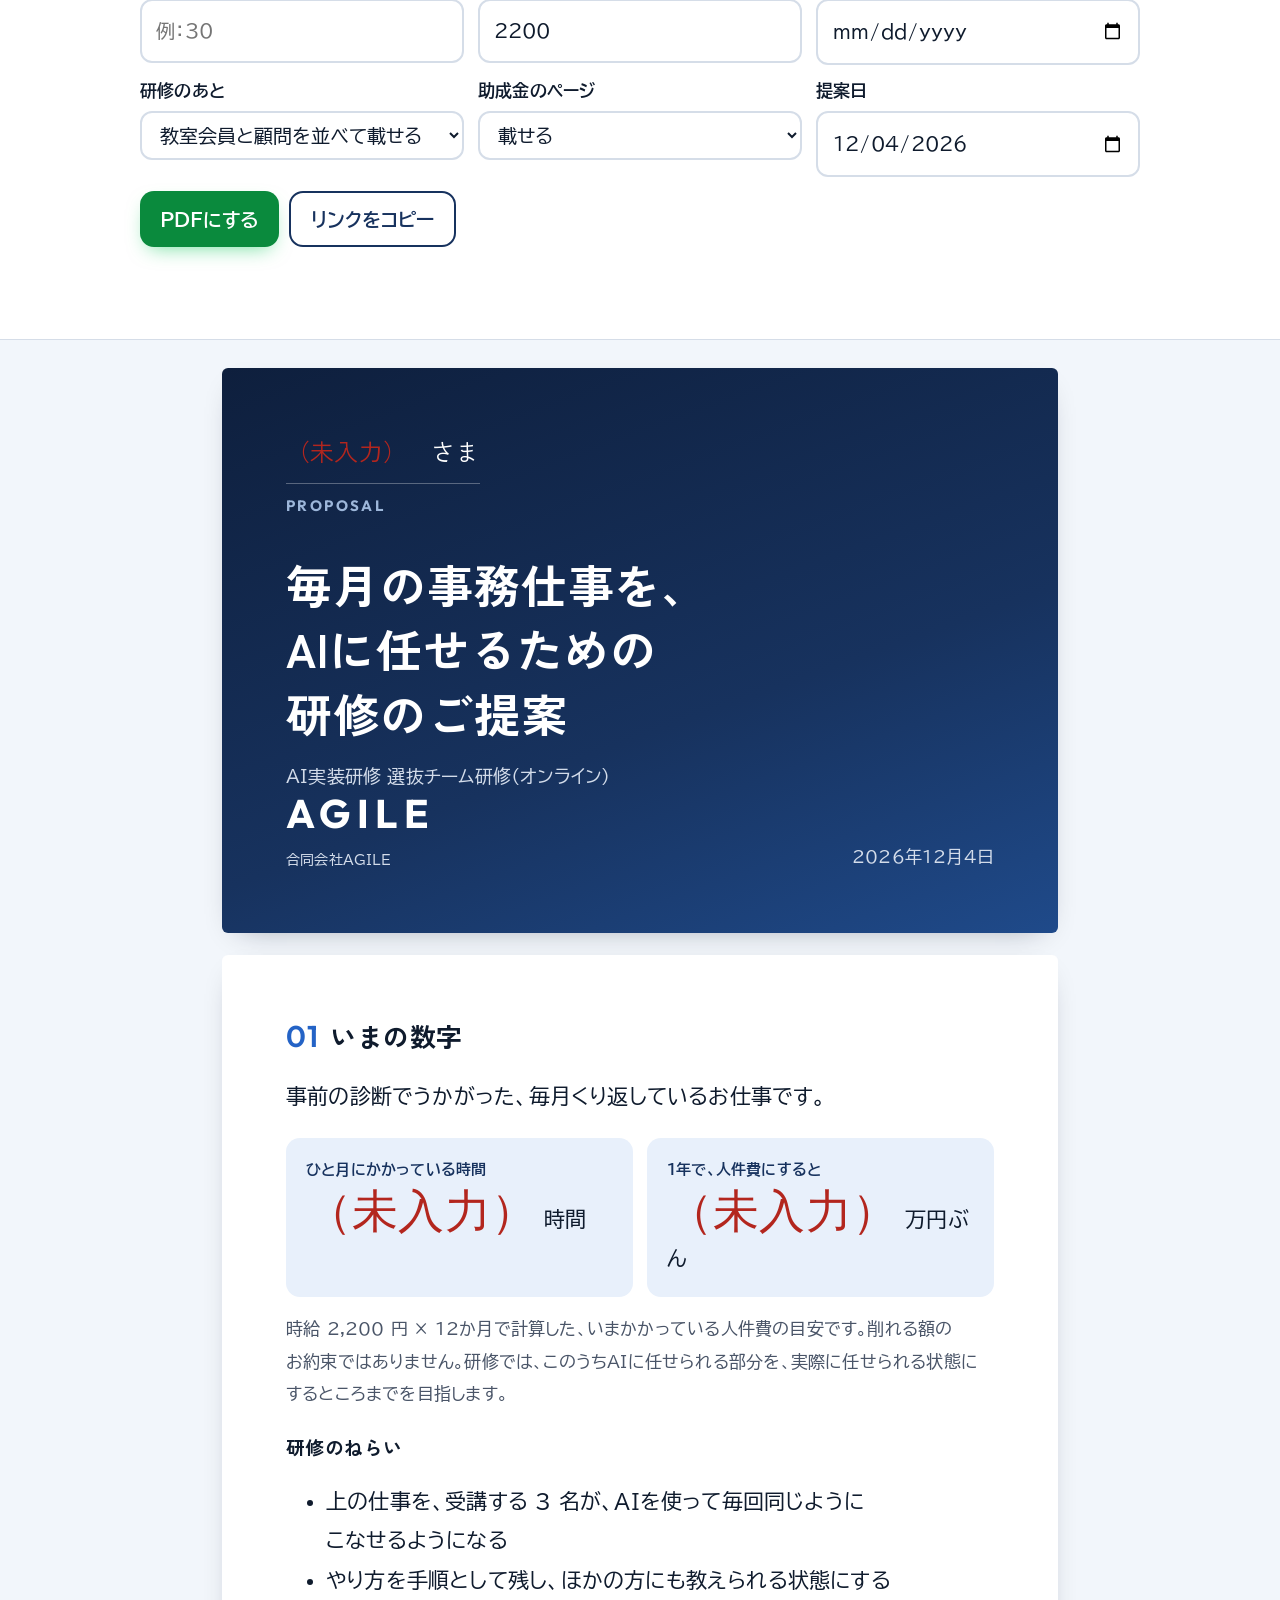
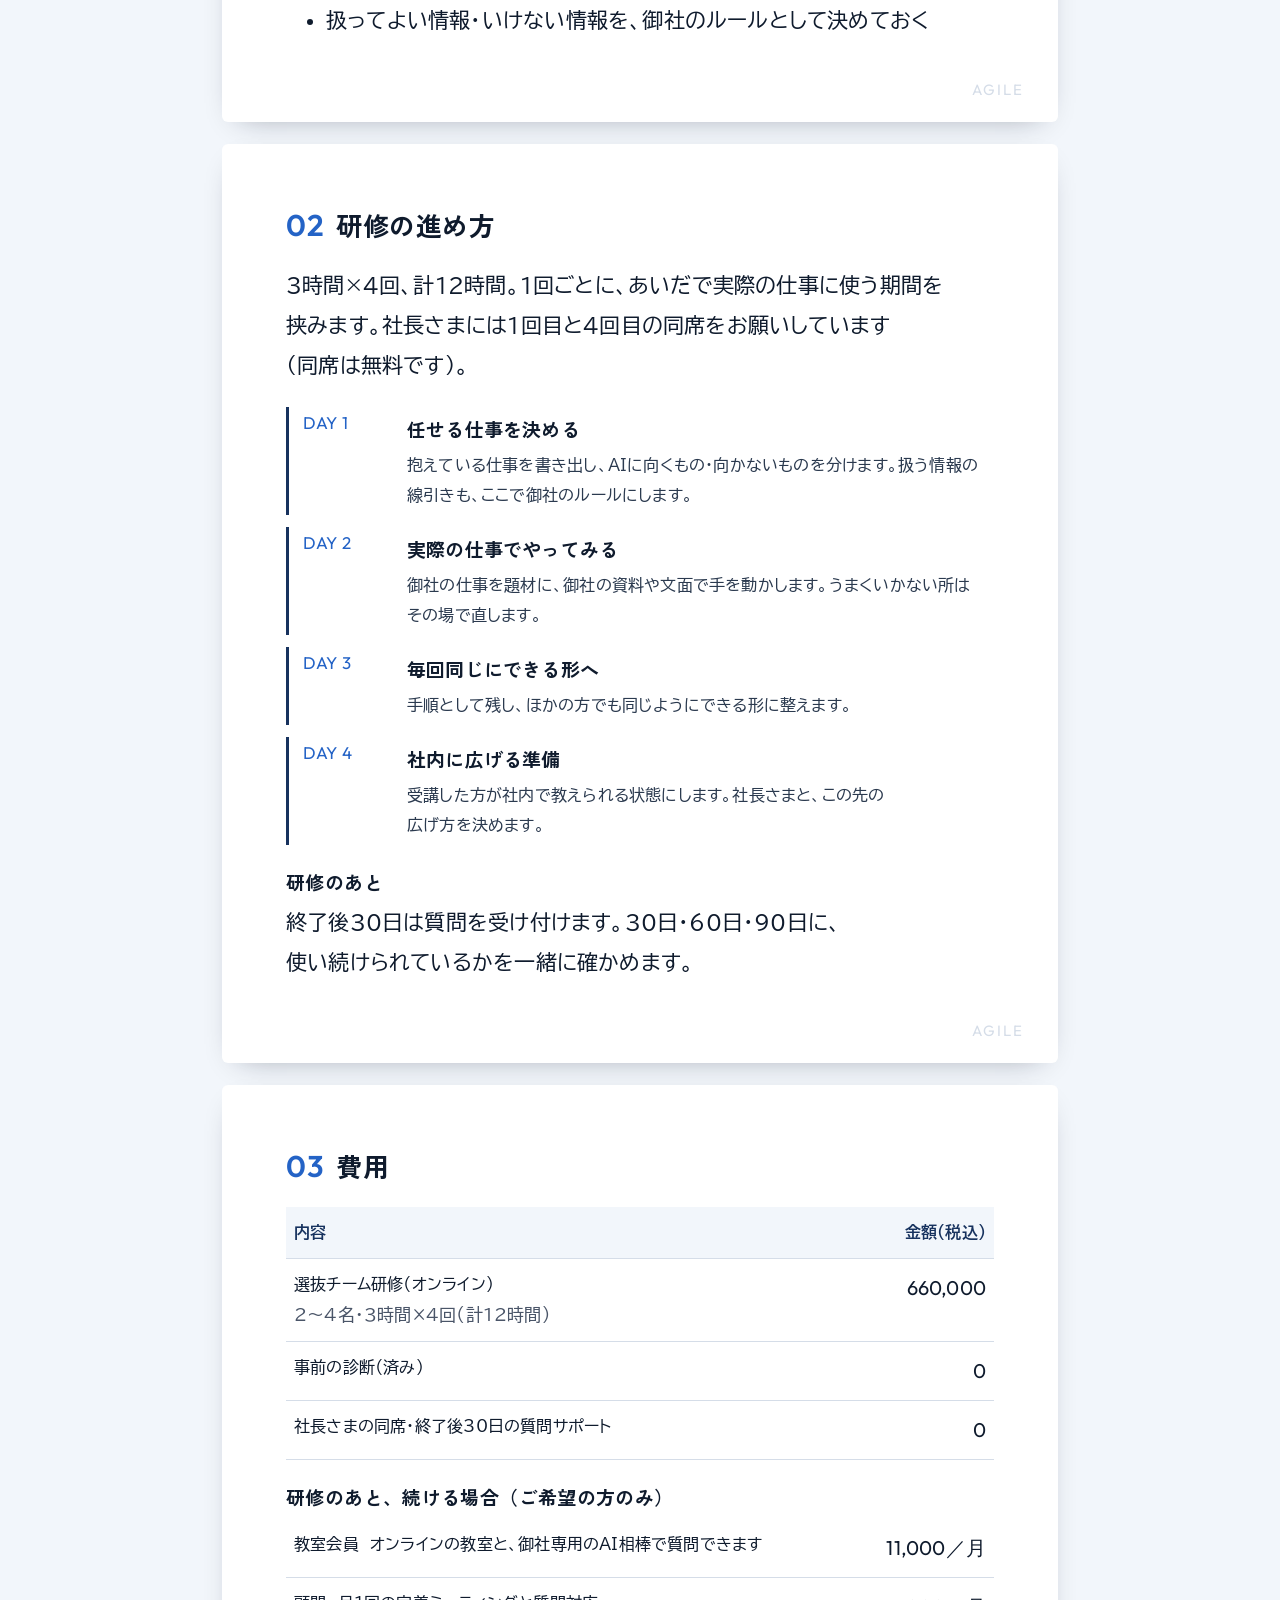
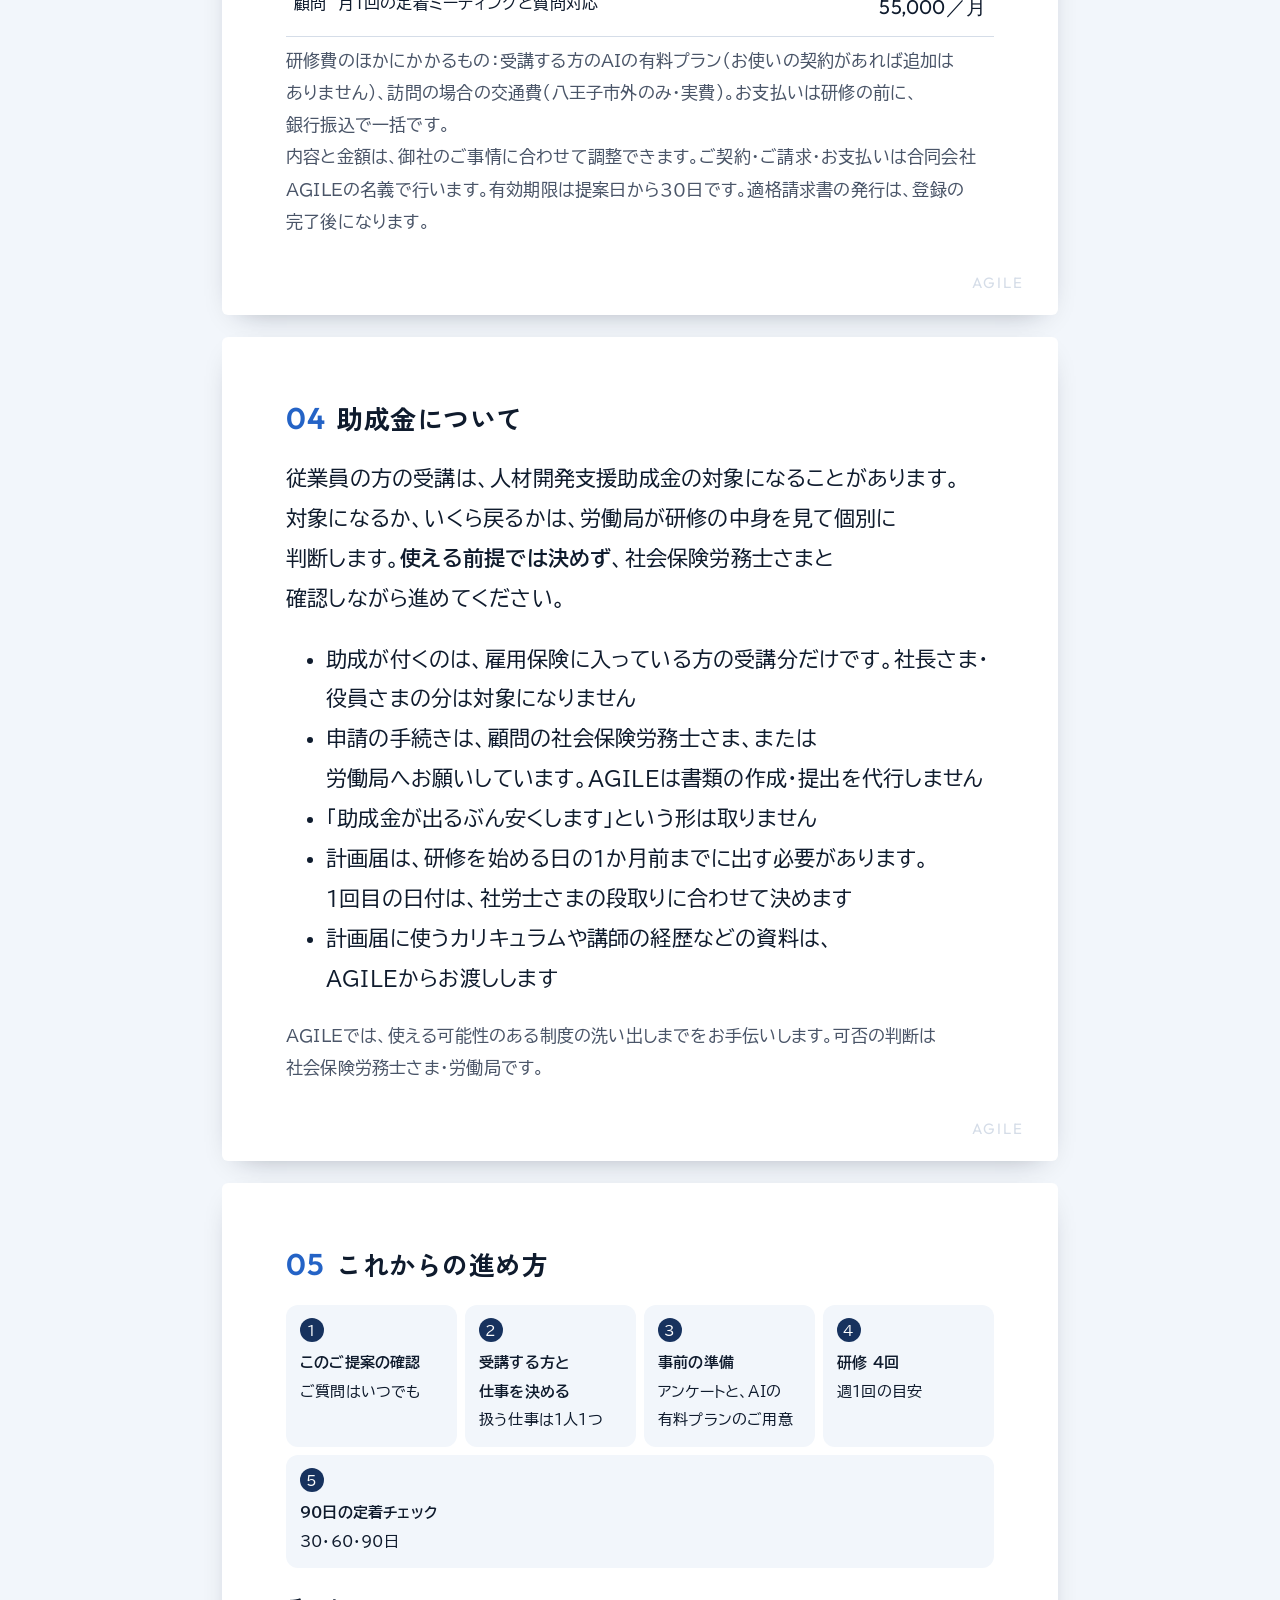
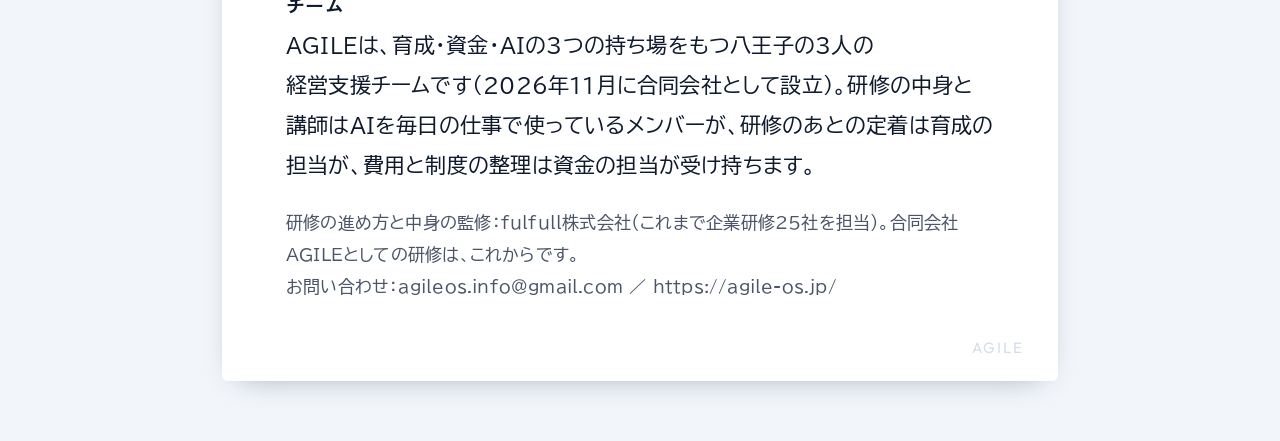
<file: ai/teian/index.html>
<!doctype html>
<html lang="ja">
<head>
<meta charset="utf-8">
<meta name="viewport" content="width=device-width,initial-scale=1">
<meta name="robots" content="noindex">
<title>AI実装研修のご提案｜合同会社AGILE</title>
<link rel="icon" href="https://agile-os.jp/img/favicon.svg">
<style>
@import url('https://fonts.googleapis.com/css2?family=Zen+Kaku+Gothic+New:wght@500;700;900&family=Outfit:wght@500;600;700&display=swap');
@import url('https://fonts.googleapis.com/css2?family=BIZ+UDPGothic:wght@400;700&family=Shippori+Mincho+B1:wght@500;600;700&family=Cormorant+Garamond:wght@500;600&display=swap');
:root{--ink:#111318;--ink2:#3A3F48;--mute:#5A5F69;--hair:#DCDCD8;--bg:#fff;--panel:#F4F4F1;--ai:#16244A;--ai2:#20325F;--deep:#0B1226;--ail:#E9EDF5;--sky:#3A6EA5;--on:#F2F3F6;--on2:#C3CADA;--cta:#06C755;--cta2:#05A847;
--serif:"Shippori Mincho B1","Hiragino Mincho ProN","Yu Mincho",serif;--sans:"BIZ UDPGothic","Hiragino Sans","Hiragino Kaku Gothic ProN","Noto Sans JP",sans-serif;--latin:"Cormorant Garamond","Times New Roman",serif;color-scheme:light}
*{box-sizing:border-box}
html{-webkit-text-size-adjust:100%;scroll-behavior:smooth}
body{margin:0;background:var(--bg);color:var(--ink);font-family:var(--sans);font-size:18px;line-height:1.85;overflow-x:hidden}
@media(min-width:960px){body{font-size:19px}}
img,svg{display:block;max-width:100%}
h1,h2,h3,h4{font-family:var(--serif);font-weight:600;margin:0;line-height:1.45;text-wrap:balance;word-break:auto-phrase}
p,li,dd{text-wrap:pretty;word-break:auto-phrase}
p{margin:0 0 1em}p:last-child{margin-bottom:0}
.nw{white-space:nowrap}
.num{font-family:var(--latin);font-feature-settings:"lnum" 1,"pnum" 1;font-weight:600}
.wrap{max-width:1080px;margin:0 auto;padding:0 20px}
@media(min-width:720px){.wrap{padding:0 40px}}
.bar{position:sticky;top:0;z-index:20;background:rgba(255,255,255,.92);backdrop-filter:blur(10px);-webkit-backdrop-filter:blur(10px);border-bottom:1px solid var(--hair)}
.bar .wrap{display:flex;align-items:center;justify-content:space-between;height:60px;gap:12px}
.brand{display:flex;align-items:baseline;gap:10px;text-decoration:none;color:var(--ink)}
.brand b{font-family:var(--latin);font-size:26px;letter-spacing:.14em;font-weight:600;color:var(--ai)}
.brand span{font-size:13px;color:var(--mute);white-space:nowrap}
.btn{display:inline-flex;align-items:center;justify-content:center;gap:.5em;min-height:56px;padding:14px 28px;border-radius:999px;background:var(--cta);color:#fff;font-weight:700;font-size:18px;text-decoration:none;border:0;cursor:pointer;box-shadow:0 8px 20px -8px rgba(6,199,85,.6);transition:transform .2s,background .2s;font-family:var(--sans)}
.btn:hover{background:var(--cta2);transform:translateY(-2px)}
.btn.sm{white-space:nowrap;min-height:44px;padding:8px 18px;font-size:16px;box-shadow:none}
.btn.ghost{background:transparent;color:var(--ai);border:1.5px solid var(--ai);box-shadow:none}
.btn.ghost:hover{background:var(--ail)}
.btn:focus-visible,a:focus-visible,button:focus-visible,input:focus-visible,select:focus-visible{outline:3px solid var(--sky);outline-offset:3px}
.eyebrow{display:inline-block;font-family:var(--latin);letter-spacing:.22em;font-size:15px;color:var(--sky);font-weight:600;text-transform:uppercase}
.sec{padding:72px 0}
@media(min-width:960px){.sec{padding:104px 0}}
.sec h2{font-size:clamp(26px,4.6vw,40px);margin:.3em 0 .6em}
.lead{font-size:clamp(18px,2.2vw,20px);color:var(--ink2);max-width:40em}
.panel{background:var(--panel)}
.note{font-size:16px;color:var(--mute)}
.rv{opacity:0;transform:translateY(18px);transition:opacity .8s cubic-bezier(.2,.7,.1,1),transform .8s cubic-bezier(.2,.7,.1,1)}
.rv.in{opacity:1;transform:none}
@media(prefers-reduced-motion:reduce){.rv{opacity:1;transform:none;transition:none}html{scroll-behavior:auto}}
.ft{background:var(--deep);color:var(--on2);padding:48px 0 40px;font-size:15px}
.ft b{color:var(--on);font-family:var(--latin);letter-spacing:.14em;font-size:22px}
.ft a{color:var(--on)}
.ft p{margin:.4em 0}
@media print{.rv{opacity:1;transform:none}.bar,.noprint{display:none!important}}
@media(max-width:719px){br.pc{display:none}}
@media(max-width:420px){.brand span{display:none}}

body{background:#E9EBEF}
.dash{background:linear-gradient(160deg,var(--deep),var(--ai) 60%,var(--ai2));color:var(--on);padding:34px 0 40px}
.dash h1{color:#fff;font-size:clamp(26px,4.4vw,38px);margin:.2em 0 .3em}
.dash p{color:var(--on2)}
.dtop{display:grid;gap:18px}
@media(min-width:900px){.dtop{grid-template-columns:1.2fr 1fr;align-items:end}}
.kpi{display:grid;grid-template-columns:repeat(3,1fr);gap:10px}
.kpi div{background:rgba(255,255,255,.08);border:1px solid rgba(255,255,255,.16);border-radius:16px;padding:12px;text-align:center}
.kpi b{display:block;font-size:36px;color:#fff;line-height:1.1}
.kpi span{font-size:13px;color:var(--on2)}
.sample{font-size:14px;background:rgba(255,246,223,.12);border:1px dashed rgba(236,217,166,.5);border-radius:10px;padding:6px 12px;display:inline-block;margin:14px 0 12px}
.cards{display:grid;gap:12px}
@media(min-width:760px){.cards{grid-template-columns:1fr 1fr}}
@media(min-width:1080px){.cards{grid-template-columns:1fr 1fr 1fr}}
.cu{background:#fff;color:var(--ink);border-radius:18px;padding:18px;display:grid;gap:6px;transition:transform .25s,box-shadow .25s}
.cu:hover{transform:translateY(-4px);box-shadow:0 20px 40px -24px rgba(0,0,0,.6)}
.cu .co{font-family:var(--serif);font-size:20px;font-weight:600}
.cu .meta{font-size:14px;color:var(--mute)}
.cu .yen{font-family:var(--latin);font-size:34px;color:var(--ai);line-height:1}
.cu .yen small{font-family:var(--sans);font-size:14px;color:var(--mute);margin-left:4px}
.cu .tk{display:flex;flex-wrap:wrap;gap:4px}.cu .tk span{background:var(--ail);color:var(--ai);border-radius:999px;font-size:13px;padding:1px 10px;font-weight:700}
.cu .st{justify-self:start;font-size:13px;font-weight:700;border-radius:999px;padding:2px 10px}
.st.wait{background:#FFF1E0;color:#9A5B00}.st.done{background:#E6F6EC;color:#0B7A3B}
.cu .acts{display:flex;gap:8px;margin-top:6px}
.cu .acts .btn{min-height:44px;font-size:15px;padding:6px 16px}
.ex{margin-top:30px}
.ex h2{color:#fff;font-size:22px}
.thumbs{display:flex;gap:12px;overflow-x:auto;padding:6px 2px 14px;scroll-snap-type:x mandatory}
.thumbs img{width:170px;flex:none;border-radius:6px;box-shadow:0 14px 30px -16px rgba(0,0,0,.7);scroll-snap-align:start;background:#fff;transition:transform .25s}
.thumbs img:hover{transform:translateY(-4px) scale(1.03)}
.tool{background:var(--ai);color:var(--on);padding:18px 0 22px}
.tool h1{font-size:20px;color:#fff;margin-bottom:4px}
.tool p{font-size:15px;color:var(--on2);margin:0 0 12px}
.tool .grid{display:grid;gap:10px 14px;grid-template-columns:1fr}
@media(min-width:760px){.tool .grid{grid-template-columns:1fr 1fr 1fr}}
.tool label{font-size:14px;font-weight:700;display:block;margin-bottom:4px;color:var(--on)}
.tool input,.tool select{font:inherit;font-size:16px;width:100%;border-radius:10px;border:0;padding:10px 12px;color:var(--ink)}
.tool .acts{display:flex;flex-wrap:wrap;gap:10px;margin-top:14px}
.tool .acts .btn{min-height:46px;font-size:16px;padding:8px 20px}
.tool .acts .ghost{color:#fff;border-color:rgba(255,255,255,.6)}
.tool .msg{font-size:14px;color:#9DE6B8;min-height:1.4em;margin-top:6px}
.doc{max-width:860px;margin:28px auto 60px;padding:0 12px}
.pg{background:#fff;border-radius:6px;overflow-wrap:anywhere;box-shadow:0 10px 30px -18px rgba(11,18,38,.45);padding:44px 34px;margin-bottom:22px;position:relative}
@media(max-width:520px){.pg{padding:32px 20px}.days>div{grid-template-columns:1fr;gap:2px}.foot{right:20px}}
@media(min-width:760px){.pg{padding:60px 64px}}
.cover{min-height:540px;display:flex;flex-direction:column;justify-content:space-between;background:linear-gradient(160deg,var(--deep),var(--ai) 60%,var(--ai2));color:var(--on)}
.cover .to{font-family:var(--serif);font-size:24px;color:#fff;border-bottom:1px solid rgba(255,255,255,.3);padding-bottom:10px;display:inline-block}
.cover h2{font-size:clamp(30px,5.5vw,46px);color:#fff;line-height:1.4;margin:.6em 0 .3em}
.cover .sub{color:var(--on2);font-size:18px}
.cover .from{display:flex;justify-content:space-between;align-items:flex-end;gap:16px;flex-wrap:wrap}
.cover .from b{font-family:var(--latin);font-size:40px;letter-spacing:.16em;color:#fff;line-height:1}
.cover .from small{display:block;color:var(--on2);font-size:14px;margin-top:6px}
.pg h3{font-size:26px;margin:0 0 .7em;display:flex;align-items:baseline;gap:12px}
.pg h3 .num{color:var(--sky);font-size:30px}
.pg h4{font-size:19px;margin:1.2em 0 .4em}
.money{display:grid;gap:14px;grid-template-columns:1fr;margin:10px 0 16px}
@media(min-width:640px){.money{grid-template-columns:1fr 1fr}}
.money div{background:var(--ail);border-radius:14px;padding:18px 20px}
.money b{display:block;font-size:15px;color:var(--ai)}
.money .v{font-family:var(--latin);font-size:46px;color:var(--ai);line-height:1.1}
table{width:100%;border-collapse:collapse;font-size:16px;margin:8px 0}
th,td{border-bottom:1px solid var(--hair);padding:10px 8px;text-align:left;vertical-align:top}
th{font-weight:700;color:var(--ai);background:var(--panel);white-space:nowrap}
td.r{text-align:right;font-family:var(--latin);font-size:20px;white-space:nowrap}
.days{display:grid;gap:12px;margin-top:8px}
.days>div{display:grid;grid-template-columns:92px minmax(0,1fr);gap:12px;border-left:3px solid var(--ai);padding:4px 0 4px 14px}
.days .d{font-family:var(--latin);font-feature-settings:"lnum" 1;color:var(--sky);font-size:17px;line-height:1.4}
.days .d small{display:block;font-family:var(--sans);font-size:14px;color:var(--mute)}
.days b{font-family:var(--serif);font-size:19px}
.days p{margin:.2em 0 0;font-size:16px;color:var(--ink2)}
.tag{display:inline-block;background:var(--ail);color:var(--ai);border-radius:999px;padding:1px 10px;font-size:14px;font-weight:700;margin:2px 4px 2px 0}
.tl{display:flex;flex-wrap:wrap;gap:8px;margin:8px 0 0;padding:0;list-style:none;counter-reset:t}
.tl li{flex:1 1 140px;background:var(--panel);border-radius:12px;padding:12px 14px;font-size:15px;counter-increment:t}
.tl li::before{content:counter(t);display:inline-grid;place-items:center;width:24px;height:24px;border-radius:50%;background:var(--ai);color:#fff;font-size:14px;margin-right:6px}
.tl li b{display:block;margin-top:4px}
.small{font-size:15px;color:var(--mute)}
.foot{position:absolute;right:34px;bottom:18px;font-family:var(--latin);letter-spacing:.14em;color:var(--hair);font-size:15px}
[data-k]:empty::before{content:"（未入力）";color:#B3261E}
@media print{
  @page{size:A4;margin:0}
  body{background:#fff;font-size:15px}
  .doc{margin:0;max-width:none;padding:0}
  .pg{box-shadow:none;border-radius:0;margin:0;min-height:297mm;padding:18mm 18mm 16mm;page-break-after:always;break-after:page}
  .cover{min-height:297mm;-webkit-print-color-adjust:exact;print-color-adjust:exact}
  .money div,th,.tag,.tl li,.tl li::before{-webkit-print-color-adjust:exact;print-color-adjust:exact}
  [data-k]:empty::before{content:""}
}
/* ===== 2026-11-24 見やすさ・新しさの上書き（年齢層が高い読み手向け：文字を大きく・明るく・くっきり） ===== */
:root{--ink:#0F1B2D;--ink2:#2B3A4F;--mute:#4A5568;--hair:#D5DDE8;--panel:#F2F6FB;--ai:#17325E;--ai2:#1F4A8A;--deep:#0E1F3D;--ail:#E8F0FB;--sky:#2463C6;--on:#F4F7FB;--on2:#D3DCEA;
--serif:"Zen Kaku Gothic New","BIZ UDPGothic","Hiragino Sans",sans-serif;--latin:"Outfit","Helvetica Neue",Arial,sans-serif;--cta:#0A8A3D;--cta2:#08702F;--r:22px;--sh:0 14px 34px -20px rgba(15,27,45,.35)}
body{font-size:20px;line-height:1.9;letter-spacing:.01em}
@media(min-width:960px){body{font-size:21px}}
h1,h2,h3,h4{font-weight:700;letter-spacing:.02em}
.num{font-weight:600}
.bar{background:rgba(255,255,255,.96);border-bottom:1px solid var(--hair)}
.bar .wrap{height:68px}
.brand b{font-family:var(--latin);font-weight:700;letter-spacing:.12em;font-size:26px}
.brand span{font-size:15px}
.btn{min-height:60px;font-size:20px;padding:14px 30px;border-radius:16px}
.btn.sm{min-height:48px;font-size:17px;border-radius:12px}
.btn.ghost{border-width:2px}
.eyebrow{font-family:var(--latin);letter-spacing:.16em;font-size:15px;font-weight:700;color:var(--sky)}
.sec h2{font-size:clamp(28px,5vw,42px);font-weight:900;color:var(--ai)}
.lead{font-size:clamp(19px,2.4vw,22px);color:var(--ink2)}
.note,.sub,.fine,.small{font-size:17px;color:var(--mute)}
.panel{background:var(--panel)}
.ft{font-size:17px}

/* ---------- 案内ページ ---------- */
.fv{position:relative;overflow:hidden;background:#F6F9FE;color:var(--ink);padding:56px 0 72px}
@media(min-width:960px){.fv{padding:88px 0 104px}}
.fv::before,#dust,.line{display:none}
.mesh{position:absolute;inset:0;pointer-events:none;overflow:hidden}
.mesh::after{content:"";position:absolute;inset:0;background-image:radial-gradient(rgba(23,50,94,.10) 1px,transparent 1.2px);background-size:22px 22px;mask-image:linear-gradient(180deg,#000 0%,transparent 85%);-webkit-mask-image:linear-gradient(180deg,#000 0%,transparent 85%)}
.mesh i{position:absolute;border-radius:50%;filter:blur(60px);opacity:.75;animation:drift 16s ease-in-out infinite alternate}
.mesh i:nth-child(1){width:520px;height:520px;right:-120px;top:-160px;background:#BFD6F7}
.mesh i:nth-child(2){width:420px;height:420px;left:-140px;bottom:-180px;background:#C6EED6;animation-duration:19s}
.mesh i:nth-child(3){width:300px;height:300px;right:28%;bottom:-120px;background:#E3E9FF;animation-duration:23s}
@keyframes drift{to{transform:translate(40px,30px) scale(1.12)}}
.fvg{position:relative;display:grid;gap:44px;align-items:center}
@media(min-width:1000px){.fvg{grid-template-columns:1.1fr .9fr}}
.badge{display:inline-flex;align-items:center;gap:10px;background:#fff;color:var(--ai);font-weight:700;font-size:17px;border-radius:999px;padding:8px 18px 8px 14px;box-shadow:var(--sh)}
.badge b{width:12px;height:12px;border-radius:50%;background:#06C755;box-shadow:0 0 0 0 rgba(6,199,85,.6);animation:pulse 2s infinite}
@keyframes pulse{70%{box-shadow:0 0 0 12px rgba(6,199,85,0)}100%{box-shadow:0 0 0 0 rgba(6,199,85,0)}}
@media(max-width:999px){.fv h1{font-size:clamp(34px,8.4vw,52px)!important}}
.fv h1{margin:.5em 0 .45em;color:var(--ai);font-weight:900;font-size:clamp(34px,4.4vw,56px);line-height:1.3;letter-spacing:.02em}
.fv h1 .ln{display:block;opacity:0;transform:translateY(22px);animation:up .9s cubic-bezier(.2,.8,.2,1) forwards}
.fv h1 .ln:nth-child(2){animation-delay:.15s}.fv h1 .ln:nth-child(3){animation-delay:.35s}.fv h1 .ln:nth-child(4){animation-delay:.5s}
@keyframes up{to{opacity:1;transform:none}}
.fv h1 em{font-style:normal;color:var(--sky);background:linear-gradient(transparent 62%,#BFE6CF 62%);background-size:0 100%;background-repeat:no-repeat;animation:mark 1s .9s cubic-bezier(.2,.8,.2,1) forwards}
@keyframes mark{to{background-size:100% 100%}}
.fv .lead{color:var(--ink2);font-size:clamp(19px,2.4vw,22px);max-width:32em;opacity:0;animation:up .9s .7s forwards}
.fv .acts{display:flex;flex-wrap:wrap;gap:14px;margin-top:30px;opacity:0;animation:up .9s .85s forwards}
.fv .acts .btn:not(.ghost){box-shadow:0 14px 30px -10px rgba(6,199,85,.65)}
.fv .acts .ghost{color:var(--ai);border-color:var(--ai);background:#fff}
.fv .acts .ghost:hover{background:var(--ail)}
.stats{list-style:none;padding:0;margin:34px 0 0;display:grid;grid-template-columns:repeat(3,1fr);gap:12px;max-width:560px;opacity:0;animation:up .9s 1s forwards}
.stats li{background:#fff;border-radius:20px;box-shadow:var(--sh);padding:16px 12px;text-align:center}
.stats b{display:block;font-family:var(--latin);font-weight:700;font-size:clamp(36px,6vw,48px);line-height:1;color:var(--sky)}
.stats span{display:block;margin-top:6px;font-size:16px;font-weight:700;color:var(--ink2);line-height:1.5}
.fvnote{margin:16px 0 0;font-size:17px;color:var(--mute);opacity:0;animation:up .9s 1.1s forwards}
.stg{position:relative;padding:56px 0 64px}
.demo{position:relative;z-index:1;background:#fff;border:1px solid var(--hair);border-radius:24px;padding:18px 20px 20px;box-shadow:0 40px 80px -36px rgba(23,50,94,.55);transform:perspective(1000px) rotateY(-7deg) rotateX(2deg);animation:float 7s ease-in-out infinite;backdrop-filter:none;-webkit-backdrop-filter:none}
@keyframes float{50%{transform:perspective(1000px) rotateY(-7deg) rotateX(2deg) translateY(-10px)}}
@media(max-width:999px){.demo{transform:none;animation:none}}
.dh{color:var(--mute);font-size:16px}.dh span{background:var(--hair)}.dh b{color:var(--ink);font-size:17px}.dh em{color:#07672F;font-weight:700}
.db{background:var(--panel);color:var(--ink);font-size:17px;border-radius:14px;min-height:230px}
.dp{background:var(--hair);height:6px}
.dok{font-size:16px}
.demo small{color:var(--mute);font-size:15px}
.fl{position:absolute;z-index:2;background:var(--ai);color:#fff;font-weight:700;font-size:15px;border-radius:999px;padding:8px 15px;box-shadow:0 16px 30px -14px rgba(23,50,94,.7);white-space:nowrap;animation:bob 5s ease-in-out infinite}
.fl::before{content:"";display:inline-block;width:8px;height:8px;border-radius:50%;background:#7EE2A8;margin-right:8px;vertical-align:2px}
.f1{top:0;left:-8px}.f3{top:0;right:-8px;animation-delay:2.4s}.f2{bottom:0;left:22%;animation-delay:1.2s}
@keyframes bob{50%{transform:translateY(-8px)}}
@media(max-width:999px){.stg{padding:0}.fl{position:static;display:inline-block;margin:0 8px 10px 0;animation:none}}
@media(prefers-reduced-motion:reduce){.fv h1 .ln,.fv .lead,.fv .acts,.stats,.fvnote{opacity:1;transform:none;animation:none}.fv h1 em{background-size:100% 100%;animation:none}.mesh i,.fl,.demo,.badge b{animation:none}}
.end h2,.sec .end h2{color:#fff}
.end .lead,.end .note{color:var(--on2)}
/* 一覧のカードが、少しずつずれて出てくる */
.rv .pains li,.rv .diff article,.rv .flow4 li,.rv .price article,.rv .team div{opacity:0;transform:translateY(18px);transition:opacity .7s cubic-bezier(.2,.8,.2,1),transform .7s cubic-bezier(.2,.8,.2,1),box-shadow .3s}
.rv.in .pains li,.rv.in .diff article,.rv.in .flow4 li,.rv.in .price article,.rv.in .team div{opacity:1;transform:none}
.rv.in :is(.pains,.diff,.flow4,.price,.team)>:nth-child(2){transition-delay:.12s}
.rv.in :is(.pains,.diff,.flow4,.price,.team)>:nth-child(3){transition-delay:.24s}
.rv.in :is(.pains,.diff,.flow4,.price,.team)>:nth-child(4){transition-delay:.36s}
@media(prefers-reduced-motion:reduce){.rv .pains li,.rv .diff article,.rv .flow4 li,.rv .price article,.rv .team div{opacity:1;transform:none}}
@media print{.rv .pains li,.rv .diff article,.rv .flow4 li,.rv .price article,.rv .team div,.fv h1 .ln,.fv .lead,.fv .acts,.stats,.fvnote{opacity:1;transform:none;animation:none}}
.pains li{font-size:19px;border-radius:var(--r);box-shadow:var(--sh);border:0;padding:20px 22px 20px 58px}
.pains li::before{border-color:var(--sky);border-width:3px;top:27px}
.diff article{background:#fff;border:0;border-radius:var(--r);box-shadow:var(--sh);padding:26px 24px}
.diff .n{font-family:var(--latin);font-weight:700;font-size:44px}
.diff h3{font-size:24px;color:var(--ai)}
.diff p{font-size:19px}
.calc{border-radius:28px;background:linear-gradient(150deg,var(--ai),var(--ai2))}
.calc label{font-size:19px}
.calc .v{font-weight:700}
.calc .seg button{font-size:18px;min-height:52px}
.calc .out small{font-size:16px}
.flow4 li{border:0;border-radius:var(--r);box-shadow:var(--sh)}
.flow4 .k{font-weight:700}
.flow4 h3{font-size:22px;color:var(--ai)}
.flow4 p{font-size:18px}
.after li{font-size:17px}
.price article{border:0;border-radius:var(--r);box-shadow:var(--sh);padding:28px 24px}
.price h3{font-size:23px;color:var(--ai)}
.price .who{font-size:17px}
.price .yen{font-family:var(--latin);font-weight:700;font-size:42px}
.price .yen small{font-size:17px}
.price ul{font-size:18px}
.price .badge{font-size:16px;padding:4px 16px;background:var(--sky)}
.adjust{border:2px dashed var(--sky);border-radius:var(--r)}
.adjust b{font-size:21px}.adjust p{font-size:18px}
.cont div{border:0;border-radius:var(--r);box-shadow:var(--sh)}
.cont span{font-family:var(--latin);font-weight:700}
.team div{background:#fff;border:0;border-left:5px solid var(--sky);border-radius:0 var(--r) var(--r) 0;box-shadow:var(--sh);padding:16px 20px}
.team b{font-size:22px;color:var(--ai)}
.team p{font-size:18px}
.faq details{padding:20px 0}
.faq summary{font-size:20px}
.faq p{font-size:19px}
.steps li::before{background:var(--sky);font-family:var(--latin);font-weight:700}
.end{border-radius:28px}

/* ---------- 年額診断 ---------- */
.top{background:radial-gradient(1000px 420px at 90% -20%,#DCE8FA 0%,transparent 60%),#F7FAFE;color:var(--ink)}
.top .eyebrow{color:var(--sky)}
.top h1{color:var(--ai);font-weight:900}
.top p{color:var(--ink2)}
.prog{top:68px}
.prog .wrap{font-size:17px}
.prog span{border-bottom-width:4px}
.prog span.on{color:var(--sky);border-color:var(--sky)}
.step h2{font-size:clamp(24px,4vw,32px);color:var(--ai)}
.cards button{font-size:18px;min-height:84px;border-radius:18px;border-width:2px;padding-left:46px}
.cards small{font-size:15px}
.cards button[aria-pressed=true]{border-color:var(--sky);background:var(--ail)}
.cards button[aria-pressed=true]::before{background-color:var(--sky);border-color:var(--sky)}
input[type=text],input[type=email],select,textarea{font-size:19px;padding:14px 16px;border-width:2px;border-radius:14px}
.row b{font-size:19px}
.row .u{font-size:16px}.row .del{font-size:16px}
.stp button{width:52px;height:52px;font-size:26px;border-width:2px}
.stp output{font-family:var(--latin);font-weight:700;font-size:28px}
.seg button{font-size:19px;min-height:58px;border-width:2px;border-radius:14px}
.seg button[aria-pressed=true]{background:var(--sky);border-color:var(--sky)}
.res{border-radius:28px;background:linear-gradient(150deg,var(--ai),var(--ai2))}
.res .big{font-family:var(--latin);font-weight:700}
.res .sub2,.days{font-size:18px}
.bars div{font-size:17px}
form label{font-size:18px}
form .opt{font-size:16px}
.gq{font-size:21px}.gq b{font-size:26px}
.gopt button{font-size:19px;border-color:var(--sky);color:var(--sky)}
.gopt button:hover{background:var(--sky)}
.chips span{font-size:16px}
.pick-n{font-family:var(--latin);font-weight:700}
.pv{font-size:17px}

/* ---------- ご提案書ダッシュボード ---------- */
body:has(.dash){background:var(--panel)}
.dash{background:radial-gradient(1000px 400px at 90% -20%,#DCE8FA 0%,transparent 60%),#F7FAFE;color:var(--ink);padding:40px 0 48px}
.dash .eyebrow{color:var(--sky)}
.dash h1{color:var(--ai);font-weight:900;font-size:clamp(30px,5vw,44px)}
.dash p{color:var(--ink2)}
.kpi div{background:#fff;border:0;border-radius:var(--r);box-shadow:var(--sh);padding:16px 10px}
.kpi b{font-family:var(--latin);font-weight:700;color:var(--ai);font-size:40px}
.kpi span{font-size:16px;color:var(--mute);font-weight:700}
.sample{font-size:17px;background:#FFF6DF;border:1.5px dashed #E2C27A;color:#6B4A0B}
.cu{border-radius:var(--r);box-shadow:var(--sh);padding:22px;gap:8px}
.cu .co{font-size:23px;color:var(--ai);font-weight:700}
.cu .meta{font-size:17px}
.cu .yen{font-family:var(--latin);font-weight:700;font-size:38px}
.cu .yen small{font-size:16px}
.cu .tk span{font-size:15px;padding:3px 12px}
.cu .st{font-size:15px;padding:4px 12px}
.cu .acts .btn{min-height:52px;font-size:18px;border-radius:14px}
.ex h2{color:var(--ai);font-size:26px}
.ex p{color:var(--ink2)}
.thumbs img{box-shadow:var(--sh);border:1px solid var(--hair)}
.tool{background:#fff;color:var(--ink);border-top:1px solid var(--hair);border-bottom:1px solid var(--hair);padding:28px 0 32px}
.tool h1{color:var(--ai);font-size:26px;font-weight:900}
.tool p{color:var(--ink2);font-size:18px}
.tool label{color:var(--ink);font-size:17px}
.tool input,.tool select{font-size:19px;border:2px solid var(--hair);border-radius:12px;padding:12px 14px;background:#fff}
.tool .acts .btn{min-height:56px;font-size:19px;border-radius:14px}
.tool .acts .ghost{color:var(--ai);border-color:var(--ai)}
.tool .msg{color:#0B7A3B;font-size:17px;font-weight:700}
.manual-link{display:inline-flex;align-items:center;gap:.4em;margin-top:14px;font-weight:700;font-size:18px;color:var(--sky);text-decoration:underline;text-underline-offset:4px}
@media print{body:has(.dash){background:#fff}}
.dok{background:var(--cta)}
.btn{background:var(--cta)}.btn:hover{background:var(--cta2)}.btn.ghost{background:#fff}
.dash .eyebrow{color:var(--sky)!important}
.btn.ghost,.ex .btn.ghost,.dash .btn.ghost{color:var(--ai)!important;border-color:var(--ai)!important;background:#fff!important}
.cu .acts .btn{font-size:19px}
.kpi span{font-size:15px;white-space:nowrap;display:block;line-height:1.4}
.cu .co{font-size:21px;line-height:1.45}
.top,.dash{position:relative;overflow:hidden}
.top::after,.dash::after{content:"";position:absolute;width:480px;height:480px;right:-140px;top:-220px;border-radius:50%;background:#BFD6F7;filter:blur(60px);opacity:.7;animation:drift 16s ease-in-out infinite alternate;pointer-events:none}
.top>.wrap,.dash>.wrap{position:relative;z-index:1}
.top h1,.dash h1{animation:up .9s cubic-bezier(.2,.8,.2,1) both}
.top p,.dash p{animation:up .9s .2s cubic-bezier(.2,.8,.2,1) both}
@media(prefers-reduced-motion:reduce){.top::after,.dash::after,.top h1,.dash h1,.top p,.dash p{animation:none}}

.flow3{list-style:none;padding:0;margin:26px 0 0;display:grid;gap:14px;counter-reset:f}
@media(min-width:900px){.flow3{grid-template-columns:repeat(3,1fr)}}
.flow3 li{counter-increment:f;background:#fff;border-radius:var(--r);box-shadow:var(--sh);padding:22px 22px 22px 76px;position:relative}
.flow3 li::before{content:counter(f);position:absolute;left:20px;top:22px;width:40px;height:40px;border-radius:50%;background:var(--sky);color:#fff;font-family:var(--latin);font-weight:700;font-size:22px;display:grid;place-items:center}
.flow3 b{display:block;font-family:var(--serif);font-size:21px;color:var(--ai);line-height:1.45}
.flow3 span{display:block;margin-top:4px;font-size:18px;color:var(--ink2)}
.cont small{display:block;margin-top:4px;font-size:17px}

</style>
</head>
<body>
<section class="dash noprint">
  <div class="wrap">
    <div class="dtop"><div><span class="eyebrow" style="color:#9DB7DA">AGILE · Proposal Desk</span><h1>ご提案書ダッシュボード</h1><p>診断を受けたお客さまが並びます。「PDFにする」を押すと、その方の提案書がそのままPDFになります。</p></div>
      <div class="kpi"><div><b class="num" id="k1">0</b><span>診断の申込</span></div><div><b class="num" id="k2">0</b><span>提案書づくり待ち</span></div><div><b class="num" id="k3">0</b><span>万円ぶん（合計）</span></div></div></div>
    <p class="sample">いまは見本のお客さま（架空）です。届いた診断は、下の「内容を直す」に入れて提案書にします（自動で並ぶしくみは、これから作ります）。</p>
    <div class="cards" id="list"></div>
    <div class="ex"><h2>できあがりの見本</h2><p>「PDFにする」で、この5ページができます（A4）。</p>
      <div class="thumbs"><img src="img/sample-1.png" alt="表紙"><img src="img/sample-2.png" alt="いまの数字"><img src="img/sample-3.png" alt="研修の進め方"><img src="img/sample-4.png" alt="費用"><img src="img/sample-6.png" alt="これからの進め方"></div>
      <p><a href="img/sample.pdf" target="_blank" rel="noopener" class="btn sm ghost" style="color:#fff;border-color:rgba(255,255,255,.6)">見本のPDFを開く</a></p></div>
  </div>
</section>
<div class="tool noprint" id="editor"><div class="wrap">
  <h1>内容を直す（手で入れる・直すとき）</h1>
  <p>下を埋めると、その下の提案書に入ります。お客さまには「PDFにする」→送り先「PDFに保存」で作ったPDFを送ってください。「リンクをコピー」は、AGILEの中で下書きを渡し合うときに使います。</p>
  <div class="grid">
    <div><label for="i-co">会社名（さま は自動）</label><input id="i-co" data-f="co" placeholder="株式会社〇〇"></div>
    <div><label for="i-ppl">受講する人数</label><select id="i-ppl" data-f="ppl"><option>2</option><option selected>3</option><option>4</option></select></div>
    <div><label for="i-course">コース</label><select id="i-course" data-f="course"><option value="on">選抜チーム研修（オンライン）</option><option value="visit">選抜チーム研修（訪問）</option><option value="boss">社長のAI相棒コース</option></select></div>
    <div><label for="i-t1">扱う仕事 1</label><input id="i-t1" data-f="t1" placeholder="例：見積書づくり"></div>
    <div><label for="i-t2">扱う仕事 2</label><input id="i-t2" data-f="t2" placeholder="例：点検の報告書"></div>
    <div><label for="i-t3">扱う仕事 3</label><input id="i-t3" data-f="t3" placeholder="例：日報の集計"></div>
    <div><label for="i-hm">3つの仕事の時間（ひと月の合計）</label><input id="i-hm" data-f="hm" inputmode="numeric" placeholder="例：30"></div>
    <div><label for="i-w">時給の目安（円）</label><input id="i-w" data-f="w" inputmode="numeric" value="2200"></div>
    <div><label for="i-start">1回目の日付</label><input id="i-start" data-f="start" type="date"></div>
    <div><label for="i-cont">研修のあと</label><select id="i-cont" data-f="cont"><option value="both">教室会員と顧問を並べて載せる</option><option value="none">載せない</option></select></div>
    <div><label for="i-sub">助成金のページ</label><select id="i-sub" data-f="sub"><option value="yes">載せる</option><option value="no">載せない</option></select></div>
    <div><label for="i-date">提案日</label><input id="i-date" data-f="date" type="date"></div>
  </div>
  <div class="acts"><button class="btn" type="button" id="pdf">PDFにする</button><button class="btn ghost" type="button" id="copy">リンクをコピー</button></div>
  <div class="msg" id="msg" aria-live="polite"></div><div class="msg" id="warn" style="color:#FFB4A9"></div>
</div></div>

<div class="doc">
  <section class="pg cover">
    <div><span class="to"><span data-k="co"></span>　さま</span></div>
    <div>
      <span class="eyebrow" style="color:#9DB7DA">Proposal</span>
      <h2>毎月の事務仕事を、<br>AIに任せるための<br>研修のご提案</h2>
      <p class="sub">AI実装研修 <span data-k="courseName"></span></p>
    </div>
    <div class="from"><div><b>AGILE</b><small>合同会社AGILE</small></div><div class="small" style="color:var(--on2)"><span data-k="dateJ"></span></div></div>
  </section>

  <section class="pg">
    <h3><span class="num">01</span>いまの数字</h3>
    <p>事前の診断でうかがった、毎月くり返しているお仕事です。</p>
    <p><span class="tag" data-k="t1"></span><span class="tag" data-k="t2"></span><span class="tag" data-k="t3"></span></p>
    <div class="money">
      <div><b>ひと月にかかっている時間</b><span class="v" data-k="hm"></span> 時間</div>
      <div><b>1年で、人件費にすると</b><span class="v" data-k="yen"></span> 万円ぶん</div>
    </div>
    <p class="small">時給 <span data-k="wJ"></span> 円 × 12か月で計算した、いまかかっている人件費の目安です。削れる額のお約束ではありません。研修では、このうちAIに任せられる部分を、実際に任せられる状態にするところまでを目指します。</p>
    <h4>研修のねらい</h4>
    <ul>
      <li>上の仕事を、受講する <span data-k="ppl"></span> 名が、AIを使って毎回同じようにこなせるようになる</li>
      <li>やり方を手順として残し、ほかの方にも教えられる状態にする</li>
      <li>扱ってよい情報・いけない情報を、御社のルールとして決めておく</li>
    </ul>
    <span class="foot">AGILE</span>
  </section>

  <section class="pg">
    <h3><span class="num">02</span>研修の進め方</h3>
    <p id="fmt">3時間×4回、計12時間。1回ごとに、あいだで実際の仕事に使う期間を挟みます。社長さまには1回目と4回目の同席をお願いしています（同席は無料です）。</p>
    <div class="days" id="days"></div>
    <h4>研修のあと</h4>
    <p>終了後30日は質問を受け付けます。30日・60日・90日に、使い続けられているかを一緒に確かめます。</p>
    <span class="foot">AGILE</span>
  </section>

  <section class="pg">
    <h3><span class="num">03</span>費用</h3>
    <table>
      <tr><th>内容</th><th style="text-align:right">金額（税込）</th></tr>
      <tr><td><span data-k="courseName"></span><br><span class="small" data-k="courseNote"></span></td><td class="r" data-k="price"></td></tr>
      <tr><td>事前の診断（済み）</td><td class="r">0</td></tr>
      <tr><td>社長さまの同席・終了後30日の質問サポート</td><td class="r">0</td></tr>
    </table>
    <div id="contBox">
      <h4>研修のあと、続ける場合（ご希望の方のみ）</h4>
      <table>
        <tr><td>教室会員　オンラインの教室と、御社専用のAI相棒で質問できます</td><td class="r">11,000／月</td></tr>
        <tr><td>顧問　月1回の定着ミーティングと質問対応</td><td class="r">55,000／月</td></tr>
      </table>
    </div>
    <p class="small">研修費のほかにかかるもの：受講する方のAIの有料プラン（お使いの契約があれば追加はありません）、訪問の場合の交通費（八王子市外のみ・実費）。お支払いは研修の前に、銀行振込で一括です。<br>内容と金額は、御社のご事情に合わせて調整できます。ご契約・ご請求・お支払いは合同会社AGILEの名義で行います。有効期限は提案日から30日です。適格請求書の発行は、登録の完了後になります。</p>
    <span class="foot">AGILE</span>
  </section>

  <section class="pg" id="subBox">
    <h3><span class="num">04</span>助成金について</h3>
    <p>従業員の方の受講は、人材開発支援助成金の対象になることがあります。対象になるか、いくら戻るかは、労働局が研修の中身を見て個別に判断します。<b>使える前提では決めず</b>、社会保険労務士さまと確認しながら進めてください。</p>
    <ul>
      <li>助成が付くのは、雇用保険に入っている方の受講分だけです。社長さま・役員さまの分は対象になりません</li>
      <li>申請の手続きは、顧問の社会保険労務士さま、または労働局へお願いしています。AGILEは書類の作成・提出を代行しません</li>
      <li>「助成金が出るぶん安くします」という形は取りません</li>
      <li>計画届は、研修を始める日の1か月前までに出す必要があります。1回目の日付は、社労士さまの段取りに合わせて決めます</li>
      <li>計画届に使うカリキュラムや講師の経歴などの資料は、AGILEからお渡しします</li>
    </ul>
    <p class="small">AGILEでは、使える可能性のある制度の洗い出しまでをお手伝いします。可否の判断は社会保険労務士さま・労働局です。</p>
    <span class="foot">AGILE</span>
  </section>

  <section class="pg">
    <h3><span class="num" id="lastNum">05</span>これからの進め方</h3>
    <ol class="tl">
      <li><b>このご提案の確認</b>ご質問はいつでも</li>
      <li><b>受講する方と仕事を決める</b>扱う仕事は1人1つ</li>
      <li><b>事前の準備</b>アンケートと、AIの有料プランのご用意</li>
      <li><b data-k="nTimes">研修 4回</b><span data-k="range"></span></li>
      <li><b>90日の定着チェック</b>30・60・90日</li>
    </ol>
    <h4>チーム</h4>
    <p>AGILEは、育成・資金・AIの3つの持ち場をもつ八王子の3人の経営支援チームです（2026年11月に合同会社として設立）。研修の中身と講師はAIを毎日の仕事で使っているメンバーが、研修のあとの定着は育成の担当が、費用と制度の整理は資金の担当が受け持ちます。</p>
    <p class="small">研修の進め方と中身の監修：fulfull株式会社（これまで企業研修25社を担当）。合同会社AGILEとしての研修は、これからです。<br>お問い合わせ：agileos.info@gmail.com ／ https://agile-os.jp/</p>
    <span class="foot">AGILE</span>
  </section>
</div>

<script>
(function(){
  var C={on:['選抜チーム研修（オンライン）','2〜4名・3時間×4回（計12時間）',660000,4],visit:['選抜チーム研修（訪問）','2〜4名・3時間×4回（計12時間）・御社に伺います',880000,4],boss:['社長のAI相棒コース','1〜2名・2時間×3回（計6時間）',350000,3]};
  var DAYS=[['任せる仕事を決める','抱えている仕事を書き出し、AIに向くもの・向かないものを分けます。扱う情報の線引きも、ここで御社のルールにします。'],['実際の仕事でやってみる','{t}を題材に、御社の資料や文面で手を動かします。うまくいかない所はその場で直します。'],['毎回同じにできる形へ','手順として残し、ほかの方でも同じようにできる形に整えます。'],['社内に広げる準備','受講した方が社内で教えられる状態にします。社長さまと、この先の広げ方を決めます。']];
  var BOSS=[['任せる仕事を決める','社長さまの仕事を書き出し、AIに任せる順番を決めます。'],['実際の仕事でやってみる','{t}を題材に、その場で一緒に作ります。'],['毎日の流れに入れる','手順として残し、毎日・毎週の流れに組み込みます。']];
  var inputs=document.querySelectorAll('[data-f]'),st={};
  function today(){var d=new Date();d.setMinutes(d.getMinutes()-d.getTimezoneOffset());return d.toISOString().slice(0,10)}
  function num(v){return +String(v||'').replace(/[０-９]/g,function(c){return String.fromCharCode(c.charCodeAt(0)-65248)}).replace(/[,，\s円]/g,'')||0}
  function jd(s){if(!s)return'';var d=new Date(s+'T00:00:00');return d.getFullYear()+'年'+(d.getMonth()+1)+'月'+d.getDate()+'日'}
  function md(d){return (d.getMonth()+1)+'/'+d.getDate()+'（'+'日月火水木金土'[d.getDay()]+'）'}
  function esc(s){return String(s).replace(/[&<>"]/g,function(c){return{'&':'&amp;','<':'&lt;','>':'&gt;','"':'&quot;'}[c]})}
  try{var h=decodeURIComponent(location.hash.slice(1));if(h.charAt(0)==='{')st=JSON.parse(h)}catch(e){}
  if(!st.date)st.date=today();
  inputs.forEach(function(i){if(st[i.dataset.f]!=null)i.value=st[i.dataset.f];i.addEventListener('input',render);i.addEventListener('change',render)});
  function set(k,v){document.querySelectorAll('[data-k="'+k+'"]').forEach(function(e){e.textContent=v})}
  function render(){
    inputs.forEach(function(i){st[i.dataset.f]=i.value});
    var c=C[st.course]||C.on,hm=num(st.hm),w=num(st.w);
    set('co',st.co||'');set('ppl',st.course==='boss'?'1〜2':st.ppl);
    ['t1','t2','t3'].forEach(function(k){set(k,st[k]||'')});
    document.querySelectorAll('.tag').forEach(function(t){t.style.display=t.textContent?'':'none'});
    set('hm',hm||'');set('wJ',w?w.toLocaleString():'');set('yen',hm&&w?Math.round(hm*w*12/10000).toLocaleString():'');
    set('courseName',c[0]);set('courseNote',c[1]);set('price',c[2].toLocaleString());set('dateJ',jd(st.date));
    var ts=[st.t1,st.t2,st.t3].filter(Boolean),tj=ts.length?'「'+ts.join('」「')+'」':'御社の仕事';
    var list=st.course==='boss'?BOSS:DAYS,s=st.start?new Date(st.start+'T00:00:00'):null,html='',first='',last='';
    list.forEach(function(d,i){var dt='';if(s){var x=new Date(s);x.setDate(x.getDate()+i*(st.course==='boss'?14:7));dt=md(x);if(!i)first=dt;last=dt}
      html+='<div><div class="d">DAY '+(i+1)+(dt?'<small>'+dt+'</small>':'')+'</div><div><b>'+esc(d[0])+'</b><p>'+esc(d[1]).replace('{t}',esc(tj))+'</p></div></div>'});
    document.getElementById('days').innerHTML=html;
    document.getElementById('fmt').textContent=st.course==='boss'?'2時間×3回、計6時間。社長さまご自身の仕事を、マンツーマンで扱います。あいだを2週間ほどあけ、実際の仕事で使っていただきます。':'3時間×4回、計12時間。1回ごとに、あいだで実際の仕事に使う期間を挟みます。社長さまには1回目と4回目の同席をお願いしています（同席は無料です）。';
    var boss=st.course==='boss',iv=boss?'2週に1回の目安':'週1回の目安';set('nTimes',boss?'研修 3回':'研修 4回');set('range',first?first+'〜'+last+'（'+iv+'）':iv);
    var warn=document.getElementById('warn');if(st.sub!=='no'&&!boss&&st.start&&st.date&&(new Date(st.start)-new Date(st.date))/864e5<35){warn.textContent='助成金を使う場合、計画届は開始の1か月前までです。1回目の日付を見直してください。'}else warn.textContent='';
    document.getElementById('contBox').style.display=st.cont==='none'?'none':'';
    var sub=st.sub!=='no'&&st.course!=='boss';document.getElementById('subBox').style.display=sub?'':'none';document.getElementById('lastNum').textContent=sub?'05':'04';
    document.title=(st.co?st.co+'さま ':'')+'AI実装研修のご提案｜合同会社AGILE';
    history.replaceState(null,'',location.pathname+location.search+'#'+encodeURIComponent(JSON.stringify(st)));
  }
  if(/[?&]view=1/.test(location.search))document.querySelector('.tool').style.display='none';
  document.getElementById('pdf').onclick=function(){window.print()};
  document.getElementById('copy').onclick=function(){var m=document.getElementById('msg');navigator.clipboard.writeText(location.href).then(function(){m.textContent='リンクをコピーしました。入れた内容ごと開けます。'},function(){m.textContent='コピーできませんでした。アドレス欄のURLをそのままお使いください。'})};
  render();
  var SAMPLE=[
    {co:'株式会社サンプル冷蔵',meta:'10/24 診断・社員18名',hm:30,w:2200,t1:'見積書づくり',t2:'点検の報告書',t3:'日報の集計',ppl:'3',course:'on',st:'wait'},
    {co:'有限会社みどり設備',meta:'10/26 診断・社員7名',hm:18,w:2200,t1:'お客さまへの案内文',t2:'請求書',t3:'',ppl:'2',course:'on',st:'wait'},
    {co:'八王子テック工房',meta:'10/27 診断・社長おひとり',hm:12,w:3000,t1:'メールの返信',t2:'SNSのお知らせ',t3:'',ppl:'1',course:'boss',st:'done'}];
  var list=document.getElementById('list'),tot=0,wait=0;
  SAMPLE.forEach(function(c){var y=Math.round(c.hm*c.w*12/10000);tot+=y;if(c.st==='wait')wait++;
    var d=document.createElement('div');d.className='cu';
    d.innerHTML='<span class="st '+c.st+'">'+(c.st==='wait'?'提案書づくり待ち':'提案書を送付済み')+'</span><div class="co">'+esc(c.co)+' さま</div><div class="meta">'+esc(c.meta)+'</div><div class="yen num">'+y+'<small>万円ぶん／年</small></div><div class="tk">'+[c.t1,c.t2,c.t3].filter(Boolean).map(function(t){return '<span>'+esc(t)+'</span>'}).join('')+'</div><div class="acts"><button class="btn" type="button">PDFにする</button><button class="btn ghost" type="button">中身を見る</button></div>';
    var bs=d.querySelectorAll('button');
    function load(){var n=new Date();n.setDate(n.getDate()+42);var keep={date:today(),start:n.toISOString().slice(0,10),cont:'both',sub:'yes'};Object.keys(keep).forEach(function(k){st[k]=keep[k]});['co','hm','w','t1','t2','t3','ppl','course'].forEach(function(k){st[k]=String(c[k])});inputs.forEach(function(i){if(st[i.dataset.f]!=null)i.value=st[i.dataset.f]});render()}
    bs[0].onclick=function(){load();setTimeout(function(){window.print()},300)};
    bs[1].onclick=function(){load();document.querySelector('.doc').scrollIntoView({behavior:'smooth'})};
    list.appendChild(d)});
  [['k1',SAMPLE.length],['k2',wait],['k3',tot]].forEach(function(a){var el=document.getElementById(a[0]),v=a[1],t0=null;(function f(ts){if(!t0)t0=ts||0;var p=Math.min(1,((ts||0)-t0)/900);el.textContent=Math.round(v*(1-Math.pow(1-p,3)));if(p<1)requestAnimationFrame(f)})();setTimeout(function(){el.textContent=v},1200)});
})();
</script>
</body>
</html>
</file>
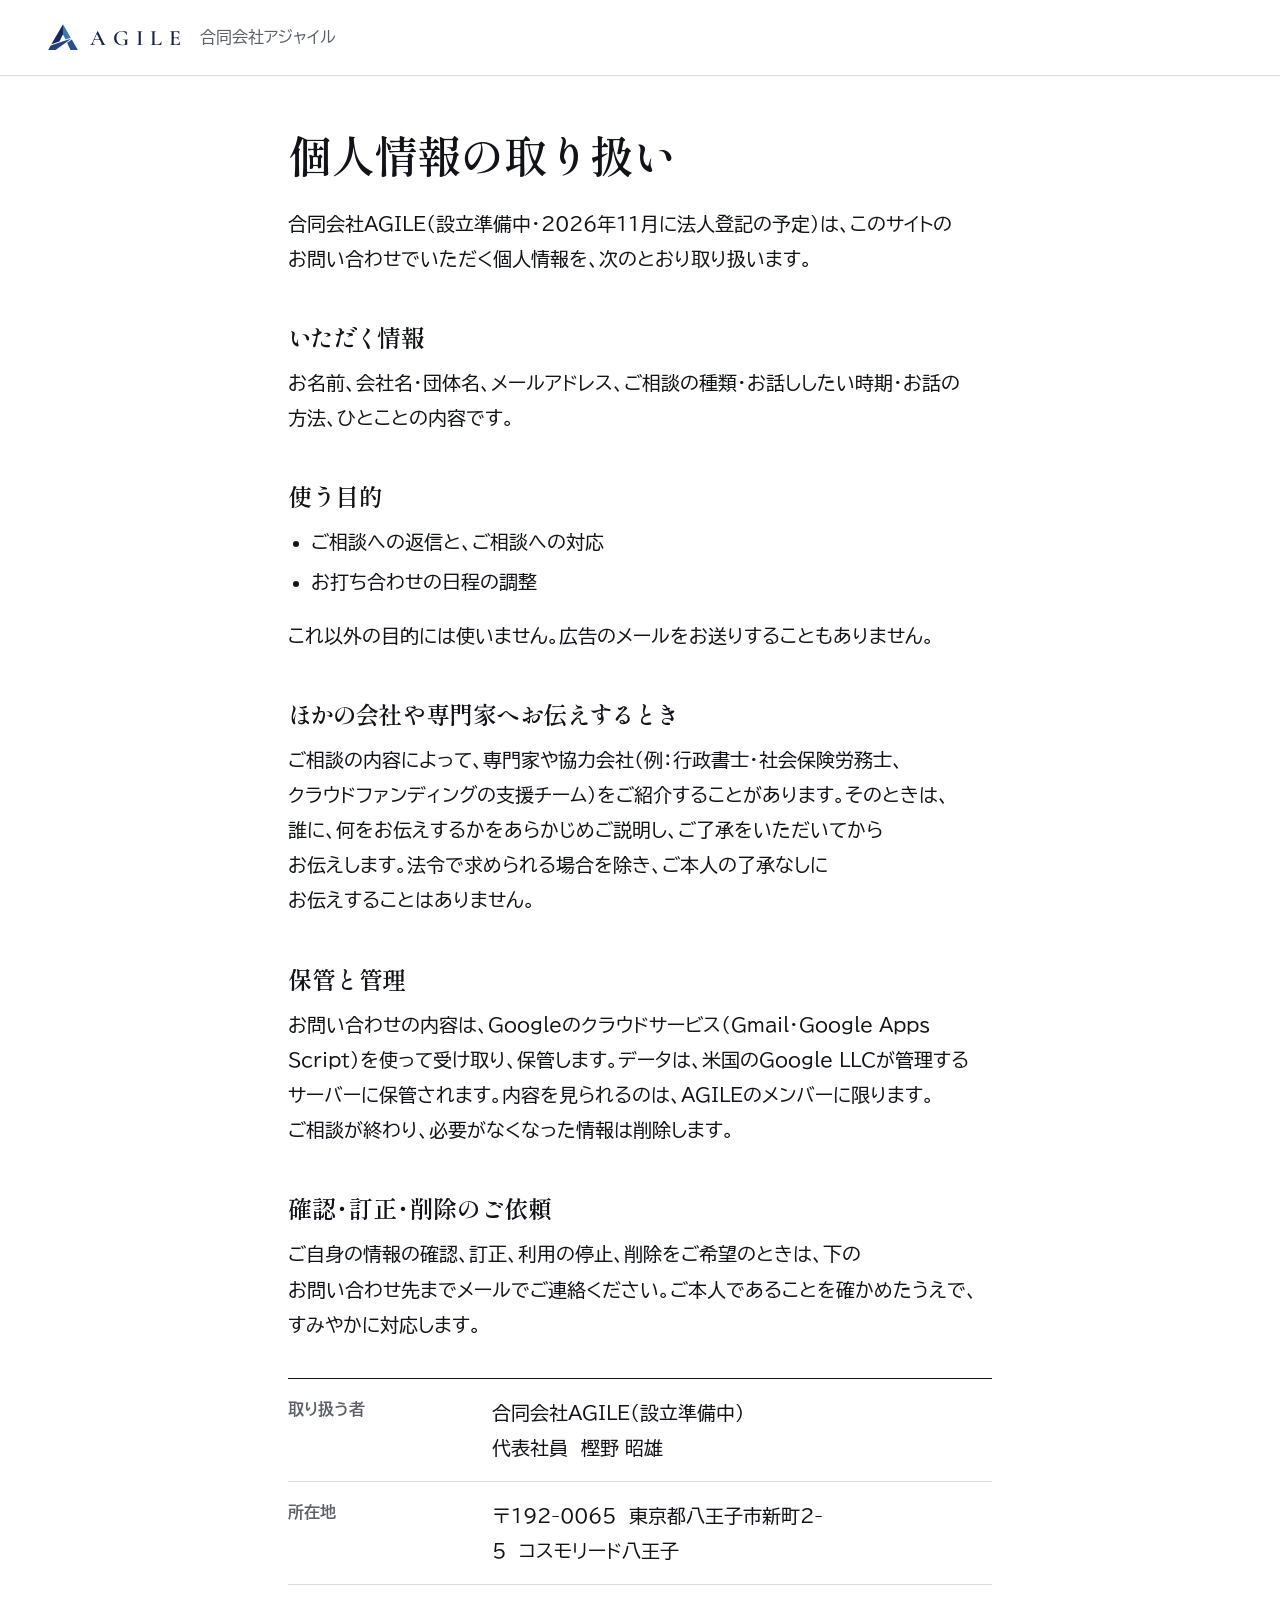
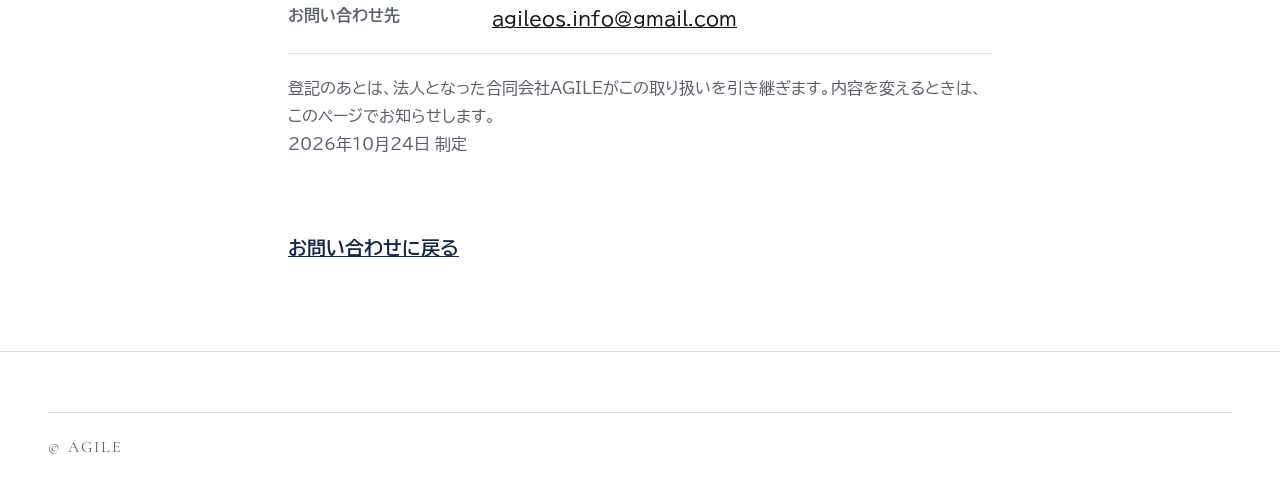
<file: privacy.html>
<!DOCTYPE html>

<html lang="ja">
<head>
<meta charset="utf-8"/>
<meta content="width=device-width,initial-scale=1,viewport-fit=cover" name="viewport"/>
<meta content="only light" name="color-scheme"/>
<title>個人情報の取り扱い｜合同会社AGILE（設立準備中）</title>
<meta content="合同会社AGILE（設立準備中）のお問い合わせでいただく個人情報の取り扱いについて。" name="description"/>
<link href="https://agile-os.jp/privacy.html" rel="canonical"/>
<meta content="article" property="og:type"/>
<meta content="合同会社AGILE（設立準備中）" property="og:site_name"/>
<meta content="個人情報の取り扱い｜合同会社AGILE（設立準備中）" property="og:title"/>
<meta content="https://agile-os.jp/privacy.html" property="og:url"/>
<meta content="https://agile-os.jp/img/og.png" property="og:image"/>
<meta content="summary_large_image" name="twitter:card"/>
<link href="img/favicon.svg" rel="icon" type="image/svg+xml"/>
<link href="https://fonts.googleapis.com" rel="preconnect"/>
<link crossorigin="" href="https://fonts.gstatic.com" rel="preconnect"/>
<link href="https://fonts.googleapis.com/css2?family=BIZ+UDPGothic:wght@400;700&amp;family=Cormorant+Garamond:wght@500;600&amp;family=Shippori+Mincho+B1:wght@600&amp;display=swap" rel="stylesheet"/>
<link href="css/site.css" rel="stylesheet"/>
<style>
.doc{padding-top:calc(var(--hd) + 48px)}
.doc h1{font-size:clamp(30px,7vw,44px);line-height:1.4;letter-spacing:-.02em;margin:0 0 20px}
.doc h2{font-size:clamp(21px,5.4vw,24px);margin:44px 0 12px}
.doc ul{padding-left:1.2em;margin:0 0 1em}
.doc li{margin:4px 0}
.doc .back{display:inline-flex;align-items:center;min-height:48px;margin-top:48px;color:var(--ai);font-weight:700}
.doc .box{border-top:1px solid var(--ink);margin-top:36px}
.doc .box div{display:grid;grid-template-columns:1fr;gap:2px;padding:16px 0;border-bottom:1px solid var(--hair)}
@media (min-width:720px){.doc .box div{grid-template-columns:180px 1fr;gap:24px}}
.doc .box dt{font-weight:700;color:var(--mute);font-size:16px}.doc .box dd{margin:0}
</style>
</head>
<body>
<header class="hd solid">
<div class="wrap">
<a aria-label="合同会社AGILE（設立準備中） トップへ" class="brand" href="./">
<svg aria-hidden="true" viewbox="0 0 700 609"><polygon fill="#16285E" points="350,4 350,240 265,411 79,473"></polygon><polygon fill="#3A7AB4" points="350,4 531,321 409,361 350,240"></polygon><polygon fill="#24427E" points="62,503 546,339 179,606 4,606"></polygon><polygon fill="#2B4E8C" points="445,439 556,360 696,606 524,606"></polygon></svg>
<span class="wm">AGILE</span><small>合同会社アジャイル</small>
</a>
</div>
</header>
<main class="doc">
<div class="wrap text" style="margin:0 auto;max-width:800px">
<h1 class="bx">個人情報の<wbr>取り扱い</h1>
<p class="bx">合同会社AGILE<wbr>（設立準備中・2026年11月に<wbr>法人登記の<wbr>予定）は、<wbr>この<wbr>サイトの<wbr>お問い合わせで<wbr>いただく<wbr>個人情報を、<wbr>次の<wbr>とおり取り扱います。</p>
<h2 class="bx"><span class="yk-k">いただく</span><wbr>情報</h2>
<p class="bx">お名前、<wbr>会社名・団体名、<wbr>メールアドレス、<wbr>ご相談の<wbr>種類・<wbr>お話ししたい<wbr>時期・<wbr>お話の<wbr>方法、<wbr><span class="nw">ひとことの内容です。</span></p>
<h2 class="bx">使う<wbr>目的</h2>
<ul>
<li class="bx">ご相談への<wbr>返信と、<wbr><span class="nw">ご相談への対応</span></li>
<li class="bx">お打ち合わせの<wbr><span class="nw">日程の調整</span></li>
</ul>
<p class="bx">これ以外の<wbr>目的には<wbr>使いません。<wbr>広告の<wbr>メールを<wbr>お送りする<wbr>こともありません。</p>
<h2 class="bx"><span class="yk-k">ほかの</span><wbr>会社や<wbr>専門家へ<wbr><span class="nw">お伝<span class="yk-k">えするとき</span></span></h2>
<p class="bx">ご相談の<wbr>内容に<wbr>よって、<wbr>専門家や<wbr>協力会社<wbr>（例：行政書士・社会保険労務士、<wbr>クラウドファンディングの<wbr>支援チーム）を<wbr>ご紹介する<wbr>ことがあります。<wbr>その<wbr>ときは、<wbr>誰に、<wbr>何を<wbr>お伝えするかを<wbr>あらかじめご説明し、<wbr>ご了承を<wbr>いただいてから<wbr>お伝えします。<wbr>法令で<wbr>求められる<wbr>場合を<wbr>除き、<wbr>ご本人の<wbr>了承なしに<wbr>お伝えする<wbr><span class="nw">ことはありません。</span></p>
<h2 class="bx">保管と<wbr>管理</h2>
<p class="bx">お問い合わせの<wbr>内容は、<wbr>Googleの<wbr>クラウドサービス<wbr>（Gmail・Google Apps Script）を<wbr>使って<wbr>受け取り、<wbr>保管します。<wbr>データは、<wbr>米国の<wbr>Google LLCが<wbr>管理する<wbr>サーバーに<wbr>保管されます。<wbr>内容を<wbr>見られるのは、<wbr>AGILEの<wbr>メンバーに<wbr>限ります。<wbr>ご相談が<wbr>終わり、<wbr>必要が<wbr>なくなった<wbr><span class="nw">情報は削除します。</span></p>
<h2 class="bx">確認<span class="yk-m">・</span>訂正<span class="yk-m">・</span>削除の<wbr>ご依頼</h2>
<p class="bx">ご自身の<wbr>情報の<wbr>確認、<wbr>訂正、<wbr>利用の<wbr>停止、<wbr>削除を<wbr>ご希望の<wbr>ときは、<wbr>下の<wbr>お問い合わせ先まで<wbr>メールで<wbr>ご連絡ください。<wbr>ご本人である<wbr>ことを<wbr>確かめたうえで、<wbr>すみやかに<wbr>対応します。</p>
<dl class="box">
<div><dt>取り扱う者</dt><dd class="bx">合同会社AGILE<wbr>（設立準備中）<br/>代表社員　樫野 昭雄</dd></div>
<div><dt>所在地</dt><dd class="bx">〒192-0065　東京都八王子市新町2-5　コスモリード八王子</dd></div>
<div><dt>お問い合わせ先</dt><dd class="bx"><a href="mailto:agileos.info@gmail.com">agileos.info@gmail.com</a></dd></div>
</dl>
<p class="note bx" style="margin-top:20px">登記の<wbr>あとは、<wbr>法人と<wbr>なった合同会社AGILEが<wbr>この<wbr>取り扱いを<wbr>引き継ぎます。<wbr>内容を<wbr>変える<wbr>ときは、<wbr>この<wbr>ページで<wbr>お知らせします。<br/>2026年10月24日 制定</p>
<a class="back" href="./#contact">お問い合わせに戻る</a>
</div>
</main>
<footer class="ft" style="margin-top:80px">
<div class="wrap"><div class="copy"><span>© AGILE</span></div></div>
</footer>
</body>
</html>
</file>
<file: css/site.css>
/* 合同会社AGILE コーポレートサイト
   色：白地・墨・藍（AGILEの紺）の3色。金は使わない。飾りは罫線1本まで。
   書体：しっぽり明朝B1（見出し）× BIZ UDPゴシック（本文）× Cormorant Garamond（ロゴ・数字・名刺と同じ英字名だけ）
   組み：章ごとに変える（01＝全幅の宣言／02＝藍地の縦書き見開き／03〜05・07〜08＝左に縦書きの章名と大きな番号／06＝1人1行）
   動き：ロゴが組み上がる（光は2回で止まる）・止まらない線（続くのはこれ1本だけ）・見出しのせり上がり・画面に入ったら1回だけ出る */

:root{
  color-scheme:only light;
  --ink:#111318; --ink2:#3A3F48; --mute:#5A5F69; --hair:#DCDCD8; --hair2:#C9CAC5;
  --bg:#FFFFFF; --panel:#F4F4F1;
  --ai:#16244A; --ai2:#20325F; --ai-deep:#0B1226; --ai-l:#E9EDF5; --sky:#3A6EA5;
  --on-ai:#F2F3F6; --on-ai2:#C3CADA; --on-ai-hair:rgba(255,255,255,.2);
  --serif:"Shippori Mincho B1","Hiragino Mincho ProN","Yu Mincho",serif;
  --sans:"BIZ UDPGothic","Hiragino Sans","Hiragino Kaku Gothic ProN","Noto Sans JP",sans-serif;
  --latin:"Cormorant Garamond","Times New Roman",serif;
  --lnum:"lnum" 1,"pnum" 1;
  --fs:18px;
  --ease:cubic-bezier(.2,.7,.1,1);
  --hd:64px;
  --col:0px; /* 章の左の列の幅（＋すき間）。01・06の本文をほかの章の本文にそろえるのに使う */
}
@media (min-width:960px){:root{--fs:19px;--hd:76px;--col:198px}}
@media (min-width:1200px){:root{--col:290px}}

*{box-sizing:border-box}
html{-webkit-text-size-adjust:100%;scroll-behavior:smooth;scroll-padding-top:calc(var(--hd) + 8px)}
body{margin:0;background:var(--bg);color:var(--ink);font-family:var(--sans);font-size:var(--fs);font-weight:400;line-height:1.85;overflow-x:hidden}
img,svg{display:block;max-width:100%}
a{color:inherit}
p{margin:0 0 1.1em}p:last-child{margin-bottom:0}
p,li,dd,dt,h1,h2,h3,td,th,label{text-wrap:pretty;word-break:auto-phrase}
h1,h2,h3{font-family:var(--serif);font-weight:600;margin:0;color:var(--ink);text-wrap:balance}
b,strong{font-weight:700}
.nw{white-space:nowrap}
.bx{word-break:keep-all;overflow-wrap:anywhere}
/* 明朝の約物詰め（js/type.js が包む） */
.yk-c{margin-right:-.42em}.yk-o{margin-left:-.42em}.yk-m{margin:0 -.2em}
.yk-k{letter-spacing:-.07em}.fv h1 .yk-k,.about .decl .yk-k{letter-spacing:-.09em}
.tcy{text-combine-upright:all;-webkit-text-combine:horizontal}
.wrap{max-width:1320px;margin:0 auto;padding-left:max(20px,env(safe-area-inset-left,0px));padding-right:max(20px,env(safe-area-inset-right,0px))}
@media (min-width:960px){.wrap{padding-left:48px;padding-right:48px}}
.text{max-width:720px}
.note{font-size:16px;color:var(--mute);line-height:1.75}
:focus-visible{outline:2px solid var(--sky);outline-offset:3px}
.skip{position:absolute;left:12px;top:-60px;z-index:100;background:var(--ai);color:#fff;padding:12px 18px;text-decoration:none;font-weight:700}
.skip:focus{top:12px}

/* ---------- ヘッダー ---------- */
.hd{position:fixed;inset:0 0 auto 0;z-index:50;height:var(--hd);transition:background .4s var(--ease),border-color .4s;border-bottom:1px solid transparent}
.hd.solid{background:rgba(255,255,255,.95);backdrop-filter:saturate(1.2) blur(10px);-webkit-backdrop-filter:saturate(1.2) blur(10px);border-bottom-color:var(--hair)}
.hd .wrap{height:100%;display:flex;align-items:center;justify-content:space-between;gap:10px}
.brand{display:flex;align-items:center;gap:12px;text-decoration:none;color:var(--ink);min-height:48px}
.brand svg{width:30px;height:auto;flex:0 0 auto}
.brand .wm{font-family:var(--latin);font-weight:600;font-size:22px;letter-spacing:.32em;line-height:1;color:var(--ai)}
.brand small{font-size:16px;color:var(--mute);white-space:nowrap}
@media (max-width:520px){.hd .brand small{display:none}.hd .brand .wm{font-size:20px;letter-spacing:.24em}.hd .brand{gap:10px}}
@media (max-width:369px){.menu-btn .t{position:absolute;width:1px;height:1px;overflow:hidden;clip:rect(0 0 0 0)}.menu-btn{justify-content:center}}
.gnav{display:none;align-items:center;gap:28px}
.gnav a{font-size:16px;font-weight:700;text-decoration:none;color:var(--ink2);position:relative;padding:12px 0;min-height:48px;display:inline-flex;align-items:center}
.gnav a:after{content:"";position:absolute;left:0;right:0;bottom:8px;height:1px;background:var(--ai);transform:scaleX(0);transform-origin:right;transition:transform .45s var(--ease)}
.gnav a:hover:after,.gnav a:focus-visible:after{transform:scaleX(1);transform-origin:left}
.gnav a.cta{color:#fff;background:var(--ai);padding:0 24px}
.gnav a.cta:after{display:none}
.gnav a.cta:hover{background:var(--ai-deep)}

.menu-btn{appearance:none;background:none;border:0;color:var(--ink);font:inherit;font-size:16px;font-weight:700;display:flex;align-items:center;gap:8px;white-space:nowrap;min-height:48px;min-width:48px;padding:0 4px;cursor:pointer}
.menu-btn i{position:relative;width:26px;height:10px;display:block}
.menu-btn i:before,.menu-btn i:after{content:"";position:absolute;left:0;right:0;height:1.5px;background:currentColor;transition:transform .4s var(--ease),top .4s var(--ease)}
.menu-btn i:before{top:0}.menu-btn i:after{top:8px}
.menu-open .menu-btn{color:#fff}
.menu-open .menu-btn i:before{top:4px;transform:rotate(20deg)}
.menu-open .menu-btn i:after{top:4px;transform:rotate(-20deg)}
.menu-open .hd{background:transparent;border-bottom-color:transparent;backdrop-filter:none;-webkit-backdrop-filter:none}
.menu-open .hd .brand .wm,.menu-open .hd .brand small{color:#fff}

.drawer{position:fixed;inset:0;z-index:40;background:var(--ai-deep);color:#fff;display:flex;flex-direction:column;justify-content:center;padding:calc(var(--hd) + 24px) max(28px,env(safe-area-inset-left,0px)) 40px;opacity:0;visibility:hidden;transition:opacity .5s var(--ease),visibility 0s linear .5s}
.menu-open .drawer{opacity:1;visibility:visible;transition:opacity .5s var(--ease)}
.drawer ol{list-style:none;margin:0;padding:0;counter-reset:d}
.drawer li{counter-increment:d;border-bottom:1px solid var(--on-ai-hair);transform:translateY(14px);opacity:0;transition:transform .6s var(--ease),opacity .6s var(--ease)}
.menu-open .drawer li{transform:none;opacity:1}
.menu-open .drawer li:nth-child(2){transition-delay:.04s}.menu-open .drawer li:nth-child(3){transition-delay:.08s}.menu-open .drawer li:nth-child(4){transition-delay:.12s}.menu-open .drawer li:nth-child(5){transition-delay:.16s}.menu-open .drawer li:nth-child(6){transition-delay:.2s}.menu-open .drawer li:nth-child(7){transition-delay:.24s}
.drawer a{display:flex;align-items:baseline;gap:18px;padding:14px 0;min-height:56px;text-decoration:none;font-family:var(--serif);font-weight:600;font-size:24px;color:#fff}
.drawer a:before{content:counter(d,decimal-leading-zero);font-feature-settings:var(--lnum);font-family:var(--latin);font-size:17px;color:var(--on-ai2);width:28px}
.drawer .d-foot{margin-top:32px;font-size:16px;color:var(--on-ai2);line-height:1.8}
.menu-open{overflow:hidden}
.hd-cta{display:inline-flex;align-items:center;min-height:48px;padding:0 14px;margin-left:auto;background:var(--ai);color:#fff;font-size:16px;font-weight:700;text-decoration:none;white-space:nowrap}
.menu-open .hd-cta{visibility:hidden}
@media (min-width:1080px){.gnav{display:flex}.menu-btn,.drawer,.hd-cta{display:none}}
.nojs-mail{display:block;background:#fff;color:var(--ink);padding:28px 22px}
html.jsok .nojs-mail{display:none}
html:not(.jsok) .cform{display:none}

/* ---------- ボタン ---------- */
.btn{display:inline-flex;align-items:center;justify-content:center;gap:14px;min-height:56px;padding:0 30px;font-size:17px;font-weight:700;text-decoration:none;letter-spacing:.04em;position:relative;overflow:hidden;isolation:isolate;transition:color .45s var(--ease),border-color .45s}
.btn .arw{width:22px;height:10px;flex:0 0 auto;transition:transform .45s var(--ease)}
.btn:hover .arw,.btn:focus-visible .arw{transform:translateX(8px)}
.btn-ai{background:var(--ai);color:#fff}
.btn-ai:before{content:"";position:absolute;inset:0;background:var(--ai-deep);transform:scaleX(0);transform-origin:right;transition:transform .55s var(--ease);z-index:-1}
.btn-ai:hover:before,.btn-ai:focus-visible:before{transform:scaleX(1);transform-origin:left}
.btn-line{color:var(--ink);border-bottom:1px solid var(--ink);padding:0 2px;min-height:48px}
.btn-line:hover{color:var(--ai);border-color:var(--ai)}

/* ---------- ファーストビュー ---------- */
.fv{position:relative;min-height:max(600px,min(100svh,940px));display:flex;flex-direction:column;justify-content:center;padding-top:calc(var(--hd) + 16px);padding-bottom:80px;overflow:hidden}
.fv .wrap{display:grid;grid-template-columns:1fr;gap:20px;align-items:center;position:relative;z-index:1;width:100%}
.fv{justify-content:flex-start}
@media (min-width:960px){.fv{padding-bottom:104px;justify-content:center}.fv .wrap{grid-template-columns:minmax(0,7fr) minmax(0,5fr);gap:48px}}
@media (min-width:1200px){.fv .wrap{gap:80px}}
.fv .mark{width:96px;justify-self:start;order:-1}
@media (min-width:600px){.fv .mark{width:150px}}
@media (min-width:960px){.fv .mark{width:100%;max-width:440px;justify-self:end;order:0}}
.fv .eyebrow{display:flex;align-items:center;gap:14px;margin:0 0 22px;font-size:16px;color:var(--mute)}
.fv .eyebrow:before{content:"";width:36px;height:1px;background:var(--ink)}
.fv h1{font-size:clamp(44px,12vw,60px);line-height:1.26;letter-spacing:-.02em}
@media (min-width:960px){.fv h1{font-size:clamp(64px,6.4vw,92px);line-height:1.2}}
.ln{display:block;overflow:hidden;padding-bottom:.06em;margin-bottom:-.06em}
.ln>span{display:inline-block;white-space:nowrap}
.fv .lead{margin:24px 0 0;font-size:calc(var(--fs) + 1px);max-width:30em;color:var(--ink2)}
.fv .acts{display:flex;flex-wrap:wrap;align-items:center;gap:16px 30px;margin-top:32px}
.fv .team{display:flex;flex-wrap:wrap;align-items:baseline;gap:4px 16px;margin-top:32px;padding-top:18px;border-top:1px solid var(--hair);text-decoration:none;max-width:34em;min-height:48px}
.fv .team .k{font-size:16px;color:var(--mute)}
.fv .team .v{display:flex;flex-wrap:wrap;gap:4px 22px;font-family:var(--serif);font-weight:600;font-size:19px;color:var(--ink);letter-spacing:.04em}
.fv .team .p small{font-family:var(--sans);font-weight:400;font-size:16px;color:var(--mute);letter-spacing:0;margin-left:8px}
@media (max-width:599px){.fv .team .v{flex-direction:column}}
.fv .team:hover .v{color:var(--ai)}
.fv .status{margin:10px 0 0;font-size:16px;color:var(--mute);line-height:1.7}
.fv .status b{color:var(--ai);font-weight:700}

/* 止まらない線（続く動きはこれ1本だけ） */
.pulse{position:absolute;left:0;right:0;bottom:34px;height:24px;z-index:0;pointer-events:none}
.pulse svg{width:100%;height:100%;overflow:visible}
.pulse .base{stroke:var(--hair2);stroke-width:1}
.pulse .run{stroke:var(--ai);stroke-width:1.5;stroke-linecap:round}
.logo-a .pc{transform-box:fill-box;transform-origin:center}
.logo-a .sheen{opacity:0}

/* ---------- 章の共通 ---------- */
section{padding-block:60px}
@media (min-width:960px){section{padding-block:136px}}
.ch{display:grid;grid-template-columns:1fr;gap:20px}
@media (min-width:960px){.ch{grid-template-columns:150px minmax(0,1fr);column-gap:48px}}
@media (min-width:1200px){.ch{grid-template-columns:210px minmax(0,1fr);column-gap:80px}}
.no{display:flex;align-items:baseline;gap:14px;color:var(--mute)}
.no b{font-feature-settings:var(--lnum);font-family:var(--latin);font-weight:500;font-size:60px;line-height:.9;color:var(--ink);letter-spacing:-.01em}
.no span{font-size:16px;font-weight:700;color:var(--ink2)}
@media (min-width:960px){
  .ch>.no{display:grid;grid-template-rows:auto 1fr;row-gap:22px;align-content:start;position:sticky;top:calc(var(--hd) + 56px);justify-items:start}
  .ch>.no b{font-size:88px}
  .ch>.no span{writing-mode:vertical-rl;inline-size:max-content;letter-spacing:.12em;line-height:1;font-size:17px}
}
.no-row{margin-bottom:28px}
@media (min-width:960px){.no-row b{font-size:88px}.no-row{margin-bottom:40px}}
h2{font-size:clamp(28px,7.6vw,40px);line-height:1.42;letter-spacing:-.02em;margin-bottom:26px}
@media (min-width:960px){h2{font-size:clamp(38px,3.5vw,50px);line-height:1.38}}
h3{font-size:clamp(21px,5.6vw,24px);line-height:1.5;letter-spacing:-.01em}
.lede{font-size:calc(var(--fs) + 1px);color:var(--ink2);max-width:36em}

/* 01 私たちについて：全幅の宣言 → 本文は他の章の本文の列にそろえる */
.about .decl{font-size:clamp(28px,7.8vw,46px);line-height:1.4;max-width:20em;margin-bottom:48px}
@media (min-width:960px){.about .decl{font-size:clamp(46px,4.6vw,66px);line-height:1.32;margin-bottom:72px}}
.about-body{margin-left:var(--col)}
.about .state{font-family:var(--serif);font-weight:600;font-size:clamp(21px,5.6vw,26px);line-height:1.8;margin:0 0 36px;max-width:26em;color:var(--ink);letter-spacing:-.01em}
.roles{list-style:none;margin:48px 0 0;padding:0;border-top:1px solid var(--ink)}
.roles li{display:grid;grid-template-columns:1fr;gap:4px;padding:22px 0;border-bottom:1px solid var(--hair)}
@media (min-width:720px){.roles li{grid-template-columns:220px 1fr;gap:28px;align-items:baseline}}
.roles .k{font-family:var(--serif);font-weight:600;font-size:22px;line-height:1.5}
.roles .v{color:var(--ink2)}
.name-origin{margin-top:28px}

/* 02 大切にしていること：藍地の見開き（PCは見出しを縦書き） */
.value{background:linear-gradient(158deg,#20325F 0%,#16244A 52%,#0E1834 100%);color:var(--on-ai);position:relative;overflow:clip}
.value:after{content:"";position:absolute;right:-6%;bottom:-12%;width:min(56vw,640px);aspect-ratio:1165/1015;background:url(../img/mark-line.svg) center/contain no-repeat;opacity:.06;pointer-events:none}
.value h2,.value h3{color:#fff}
.value .no{color:var(--on-ai2)}.value .no b{color:#fff}.value .no span{color:var(--on-ai)}
.spread{display:grid;grid-template-columns:1fr;gap:8px;position:relative;z-index:1}
.spread-head .no{margin-bottom:24px}
@media (min-width:960px){
  .spread{grid-template-columns:320px minmax(0,1fr);column-gap:48px}
  .spread-head{display:flex;gap:36px;align-items:flex-start;position:sticky;top:calc(var(--hd) + 56px);align-self:start}
  .spread-head .no{display:grid;row-gap:22px;justify-items:start;margin:0}
  .spread-head .no b{font-size:88px}
  .spread-head .no span{writing-mode:vertical-rl;inline-size:max-content;letter-spacing:.12em;line-height:1;font-size:17px}
  .tate{writing-mode:vertical-rl;inline-size:max-content;font-size:clamp(40px,3.6vw,52px);line-height:1.55;margin:0;letter-spacing:.06em}
  .tate .yk-c,.tate .yk-o,.tate .yk-m{margin:0}
}
@media (min-width:1200px){.spread{grid-template-columns:380px minmax(0,1fr);column-gap:64px}}
.vals{list-style:none;margin:28px 0 0;padding:0;counter-reset:v}
@media (min-width:960px){.vals{margin:0}}
.vals li{display:grid;grid-template-columns:64px minmax(0,1fr);column-gap:18px;padding:30px 0 32px;position:relative}
@media (min-width:720px){.vals li{grid-template-columns:120px minmax(0,1fr);column-gap:32px;padding:40px 0 44px}}
.vals li:before{content:"";position:absolute;left:0;right:0;top:0;height:1px;background:rgba(255,255,255,.4);transform-origin:left}
.vals .n{font-feature-settings:var(--lnum);font-family:var(--latin);font-weight:500;font-size:48px;line-height:1;color:#fff;opacity:.6;letter-spacing:-.01em}
@media (min-width:720px){.vals .n{font-size:84px}}
.vals h3{font-size:clamp(22px,5.8vw,30px);margin-bottom:12px;line-height:1.45}
.vals p{color:var(--on-ai2);max-width:34em;margin:0}

/* 03 取り組み（行で並べる） */
.svcs{list-style:none;margin:48px 0 0;padding:0;border-top:1px solid var(--ink);counter-reset:s}
.svc{counter-increment:s;display:grid;grid-template-columns:minmax(0,1fr);gap:6px;padding:28px 0 30px;border-bottom:1px solid var(--hair)}
@media (min-width:700px){.svc{grid-template-columns:64px minmax(0,1fr);gap:10px 28px;padding:40px 0 42px}.svc .side{grid-column:2}}
@media (min-width:1200px){.svc{grid-template-columns:64px minmax(0,1fr) 210px;gap:10px 40px}.svc .side{grid-column:auto}}
.svc:before{content:counter(s,decimal-leading-zero);font-feature-settings:var(--lnum);font-family:var(--latin);font-weight:500;font-size:30px;line-height:1.1;color:var(--mute)}
.svc h3{font-size:clamp(22px,5.8vw,27px);margin-bottom:8px}
.svc .for{font-size:16px;color:var(--mute);margin:0 0 12px}
.svc .body p{color:var(--ink2)}
.svc .side{margin:4px 0 0;font-size:16px;color:var(--ai);font-weight:700;line-height:1.6}
.svc .side .lb{display:inline-block;min-width:3.5em;font-size:16px;font-weight:400;color:var(--mute);margin-right:10px}
.svc .pts{list-style:none;margin:16px 0 0;padding:0;display:grid;gap:8px}
.svc .pts li{position:relative;padding-left:20px;font-size:17px;color:var(--ink2);line-height:1.7}
.svc .pts li:before{content:"";position:absolute;left:0;top:.8em;width:10px;height:1px;background:var(--ink)}
.svc .pts .src{display:block;font-size:16px;color:var(--mute);margin-top:4px}

/* 04 進め方 */
.steps{list-style:none;margin:48px 0 0;padding:0;display:grid;grid-template-columns:1fr;gap:0;counter-reset:st;position:relative}
@media (min-width:700px){.steps{grid-template-columns:repeat(2,minmax(0,1fr));gap:0 32px}}
@media (min-width:1200px){.steps{grid-template-columns:repeat(4,minmax(0,1fr))}}
.steps li{counter-increment:st;padding:22px 0 24px;position:relative;border-top:1px solid var(--hair)}
@media (max-width:699px){.steps li{display:grid;grid-template-columns:44px minmax(0,1fr);column-gap:8px}.steps li:before{grid-row:span 2;margin:4px 0 0}}
@media (min-width:1200px){.steps li{border-top:0;padding-top:48px}}
.steps li:before{content:counter(st,decimal-leading-zero);font-feature-settings:var(--lnum);font-family:var(--latin);font-weight:500;font-size:22px;color:var(--mute);display:block;margin-bottom:8px}
.steps .dot{display:none}
@media (min-width:1200px){
  .steps:before{content:"";position:absolute;left:0;right:0;top:14px;height:1px;background:var(--hair)}
  .steps:after{content:"";position:absolute;left:0;right:0;top:14px;height:1px;background:var(--ai);transform:scaleX(var(--p,0));transform-origin:left;transition:transform 1.4s var(--ease)}
  .steps .dot{display:block;position:absolute;left:0;top:9px;width:11px;height:11px;background:#fff;border:1px solid var(--ai);transform:rotate(45deg)}
}
.steps h3{font-size:clamp(21px,5.4vw,24px);margin-bottom:8px}
.steps p{color:var(--ink2);margin:0}
.stance{margin:44px 0 0;padding:6px 0 6px 26px;border-left:1px solid var(--ai);max-width:40em}
.stance .big{font-family:var(--serif);font-weight:600;font-size:clamp(21px,5.4vw,25px);line-height:1.6;color:var(--ink);margin-bottom:14px}
.stance p{color:var(--ink2)}

/* 05 歩み（年表） */
.history{background:var(--panel)}
.tl{margin:48px 0 0;padding:0 0 0 30px;position:relative}
.tl ol{list-style:none;margin:0;padding:0}
.tl:before{content:"";position:absolute;left:5px;top:10px;bottom:10px;width:1px;background:var(--hair2)}
.tl .fill{position:absolute;left:5px;top:10px;width:1px;background:var(--ai);height:calc((100% - 20px) * var(--tp,0))}
.tl li{position:relative;padding:0 0 30px}
.tl li:last-child{padding-bottom:0}
.tl li:before{content:"";position:absolute;left:-30px;top:12px;width:11px;height:11px;background:var(--panel);border:1px solid var(--ai);transform:rotate(45deg);transition:background .4s}
.tl li.lit:before{background:var(--ai)}
.tl .when{font-feature-settings:var(--lnum);font-family:var(--latin);font-weight:600;font-size:21px;letter-spacing:.04em;color:var(--ai);line-height:1.6}
.tl .when small{font-family:var(--sans);font-weight:700;font-size:16px;color:var(--mute);letter-spacing:0;margin-left:10px}
.tl h3{font-size:clamp(20px,5.2vw,22px);margin:2px 0 6px}
.tl p{color:var(--ink2);margin:0}
@media (min-width:860px){.tl li{display:grid;grid-template-columns:140px minmax(0,1fr);gap:24px}.tl h3{margin-top:0}}
.tl li.next .when{color:var(--mute)}
.tl li.next:before{border-style:dashed;background:var(--panel)}

/* 06 メンバー：1人1行 */
.members .lede{margin-left:var(--col)}
.members h2{margin-left:var(--col)}
.mems{list-style:none;margin:48px 0 0;padding:0}
.mem{display:grid;grid-template-columns:minmax(0,1fr);gap:16px;padding:34px 0 38px;border-top:1px solid var(--ink)}
.mem:last-child{border-bottom:1px solid var(--hair)}
@media (min-width:960px){.mem{grid-template-columns:var(--col) minmax(0,1fr);gap:0;padding:48px 0 52px}}
.mem .ph{margin:0 0 20px;width:min(210px,100%);aspect-ratio:4/5;overflow:hidden;background:var(--panel)}
.mem .ph img{width:100%;height:100%;object-fit:cover}
@media (max-width:959px){
  .mem .who{display:grid;grid-template-columns:108px minmax(0,1fr);column-gap:18px;align-content:center}
  .mem .ph{grid-row:1/4;width:108px;margin:0;align-self:start}
  .mem .role small{display:block;margin:0}
}
.mem .role{display:block;font-size:16px;font-weight:700;color:var(--ai)}
.mem .role small{font-size:16px;font-weight:400;color:var(--mute);margin-left:10px}
.mem h3{font-size:clamp(32px,8.4vw,40px);letter-spacing:.08em;margin:8px 0 2px;line-height:1.3}
.mem .en{font-family:var(--latin);font-weight:500;font-size:19px;letter-spacing:.1em;color:var(--mute)}
.mem .bio{max-width:38em}
.mem .bio p{color:var(--ink2)}
.mem .bio p.str{font-size:16px;color:var(--mute);margin-top:16px}
@media (max-width:719px){.mem .bio p.str{display:none}.mem{padding:28px 0 30px}}
.mem .bio p.str:before{content:"得意なこと";display:inline-block;font-weight:700;color:var(--ink);margin-right:12px}
.mem-note{margin-top:24px}
@media (min-width:960px){.mem-note{margin-left:var(--col)}}

/* 07 会社概要 */
.co{margin:40px 0 0;border-top:1px solid var(--ink)}
.co div{display:grid;grid-template-columns:1fr;gap:2px;padding:20px 0;border-bottom:1px solid var(--hair)}
@media (min-width:720px){.co div{grid-template-columns:180px 1fr;gap:28px}}
.co dt{font-weight:700;color:var(--mute);font-size:16px}
.co dd{margin:0}
.co dd .note{display:inline-block;margin-top:2px}

/* 08 お問い合わせ（藍の単色） */
.contact{background:var(--ai);color:var(--on-ai)}
.contact .no{color:var(--on-ai2)}.contact .no b{color:#fff}.contact .no span{color:var(--on-ai)}
.contact h2{color:#fff}
.contact .lede{color:var(--on-ai2)}
.cgrid{display:grid;grid-template-columns:1fr;gap:36px;margin-top:4px}
@media (min-width:1080px){.cgrid{grid-template-columns:minmax(0,5fr) minmax(0,6fr);gap:64px}}
.cinfo{list-style:none;margin:26px 0 0;padding:0;border-top:1px solid var(--on-ai-hair)}
.cinfo li{padding:16px 0;border-bottom:1px solid var(--on-ai-hair);color:var(--on-ai2);font-size:17px}
.cinfo b{display:block;color:#fff;font-family:var(--serif);font-weight:600;font-size:19px;margin-bottom:2px}
.cform{background:#fff;color:var(--ink);padding:28px 22px 30px}
@media (min-width:720px){.cform{padding:44px 44px 40px}}
.cform .f{margin:0 0 22px}
.cform label{display:flex;align-items:center;gap:6px;font-weight:700;font-size:17px;margin-bottom:8px}
.cform .req{font-size:16px;font-weight:700;color:var(--ai)}
.cform .opt{font-size:16px;font-weight:400;color:var(--mute)}
.cform .hint{font-size:16px;color:var(--mute);margin:-4px 0 8px;line-height:1.6}
.cform input[type=text],.cform input[type=email],.cform textarea{width:100%;font:inherit;font-size:18px;color:var(--ink);background:#fff;border:1px solid #80858E;border-radius:0;padding:12px 14px;min-height:54px;transition:border-color .25s,box-shadow .25s}
.cform textarea{min-height:170px;resize:vertical;line-height:1.7}
.cform textarea::placeholder{color:#6C717B}
.cform input:focus,.cform textarea:focus{outline:none;border-color:var(--ai);box-shadow:0 0 0 3px rgba(22,36,74,.18)}
.cform .kinds{display:flex;flex-wrap:wrap;gap:10px;margin:0 0 28px;padding:0;border:0;min-width:0}
.cform .kinds legend{font-weight:700;font-size:17px;margin-bottom:10px;padding:0;display:flex;align-items:center;gap:6px}
.cform .kinds label{font-weight:400;font-size:16px;margin:0;border:1px solid #80858E;padding:0 16px;min-height:48px;cursor:pointer;gap:8px;transition:background .25s,border-color .25s,color .25s}
.cform .kinds input{accent-color:var(--ai);width:18px;height:18px;margin:0}
.cform .kinds label:has(input:checked){border-color:var(--ai);background:var(--ai-l);color:var(--ai);font-weight:700}
.cform .hp-field{position:absolute;left:-9999px;top:auto;width:1px;height:1px;overflow:hidden}
.cform .send{margin-top:28px;display:flex;flex-direction:column;align-items:stretch;gap:12px}
.cform .assure{font-family:var(--serif);font-weight:600;font-size:19px;color:var(--ink);margin:0;line-height:1.6}
.cform button{appearance:none;border:0;cursor:pointer;font:inherit;width:100%}
.cform button:disabled{opacity:.6;cursor:default}
.cform .pv{font-size:16px;color:var(--mute);line-height:1.7;margin:0}
.cform .pv a{color:var(--ai);font-weight:700;margin-left:4px}
.cform-error{display:none;margin:6px 0 0;font-size:16px;color:#8C2D23;line-height:1.7}
.cform-error a{color:#8C2D23;font-weight:700}
.cform-done{display:none;background:#fff;color:var(--ink);padding:40px 28px}
.cform-done h3{font-size:24px;margin-bottom:12px}

/* フッター（白地。藍のお問い合わせと分ける） */
.ft{background:#fff;color:var(--ink2);padding:60px 0 calc(36px + env(safe-area-inset-bottom,0px));border-top:1px solid var(--hair)}
.ft .wrap{display:grid;grid-template-columns:1fr;gap:32px}
@media (min-width:960px){.ft .wrap{grid-template-columns:1.2fr 1fr;align-items:end}}
.ft .brand{flex-wrap:wrap;row-gap:4px}
.ft .brand small{display:inline;white-space:normal}
.ft .tagline{font-family:var(--serif);font-weight:600;font-size:22px;color:var(--ink);margin:20px 0 6px}
.ft .addr{font-size:16px;color:var(--mute);margin:0}
.ft nav ul{list-style:none;margin:0;padding:0;display:grid;grid-template-columns:repeat(2,minmax(0,1fr));gap:0 24px}
.ft nav a{display:flex;align-items:center;min-height:48px;font-size:16px;text-decoration:none;color:var(--ink2)}
.ft nav a:hover{color:var(--ai);text-decoration:underline;text-underline-offset:4px}
.ft .copy{grid-column:1/-1;border-top:1px solid var(--hair);padding-top:20px;font-family:var(--latin);font-size:16px;letter-spacing:.12em;color:var(--mute)}

/* ---------- 動き（JSが入ったときだけ、先に隠しておく） ---------- */
@media (prefers-reduced-motion:no-preference){
  .js [data-rv]{opacity:0;transform:translateY(14px);transition:opacity .8s var(--ease),transform .8s var(--ease)}
  .js [data-rv].in{opacity:1;transform:none}
  .js [data-rv="2"]{transition-delay:.1s}.js [data-rv="3"]{transition-delay:.2s}.js [data-rv="4"]{transition-delay:.3s}
  .js .vals li:before{transform:scaleX(0);transition:transform 1.2s var(--ease) .1s}
  .js .vals li.in:before{transform:scaleX(1)}
  .js .vals li>*{opacity:0;transform:translateY(12px);transition:opacity .8s var(--ease) .2s,transform .8s var(--ease) .2s}
  .js .vals li.in>*{opacity:1;transform:none}
  .js .ln>span{transform:translateY(105%);transition:transform 1s var(--ease)}
  .js .fv.go .ln>span{transform:none}
  .js .fv.go .ln:nth-child(2)>span{transition-delay:.08s}.js .fv.go .ln:nth-child(3)>span{transition-delay:.16s}
  .js .fv .eyebrow,.js .fv .lead,.js .fv .acts,.js .fv .team,.js .fv .status{opacity:0;transform:translateY(12px);transition:opacity .8s var(--ease),transform .8s var(--ease)}
  .js .fv.go .eyebrow{opacity:1;transform:none}
  .js .fv.go .lead{opacity:1;transform:none;transition-delay:.25s}
  .js .fv.go .acts{opacity:1;transform:none;transition-delay:.35s}
  .js .fv.go .team,.js .fv.go .status{opacity:1;transform:none;transition-delay:.45s}
  .js .logo-a .pc{opacity:0;transition:transform 1.2s var(--ease),opacity .9s var(--ease)}
  .js .logo-a .p1{transform:translate(-14%,-10%) rotate(-6deg)}
  .js .logo-a .p2{transform:translate(16%,-14%) rotate(7deg)}
  .js .logo-a .p3{transform:translate(-20%,16%) rotate(4deg)}
  .js .logo-a .p4{transform:translate(18%,18%) rotate(-5deg)}
  .js .fv.go .logo-a .pc{opacity:1;transform:none}
  .js .fv.go .logo-a .p2{transition-delay:.08s}.js .fv.go .logo-a .p3{transition-delay:.16s}.js .fv.go .logo-a .p4{transition-delay:.24s}
  .js .fv.go .logo-a .sheen{animation:sheen 3.2s var(--ease) 1.4s 2}
  @keyframes sheen{0%{opacity:0;transform:translateX(-320px)}20%{opacity:.5}60%{opacity:0;transform:translateX(900px)}100%{opacity:0;transform:translateX(900px)}}
  .js .pulse .base{stroke-dasharray:1;stroke-dashoffset:1;transition:stroke-dashoffset 2s var(--ease) .3s}
  .js .fv.go .pulse .base{stroke-dashoffset:0}
  .pulse .run{stroke-dasharray:.05 .95;animation:run 7s linear infinite}
  @keyframes run{from{stroke-dashoffset:1}to{stroke-dashoffset:0}}
}
@media (prefers-reduced-motion:reduce){
  html{scroll-behavior:auto}
  .pulse .run{display:none}
  .drawer,.drawer li,.hd,.btn,.btn:before,.btn .arw,.gnav a:after{transition:none!important}
}

/* 印刷 */
@media print{
  .hd,.drawer,.pulse,.cform,.skip,.hd-cta,.nojs-mail{display:none!important}
  [data-rv],.vals li,.vals li>*,.ln>span,.fv .eyebrow,.fv .lead,.fv .acts,.fv .team,.fv .status,.logo-a .pc{opacity:1!important;transform:none!important;transition:none!important}
  .vals li:before{transform:none!important}
  .ft{border-top:1px solid #999}
  .svc,.mem,.tl li,.steps li,.co div,.roles li{break-inside:avoid}
  h2,h3,.no{break-after:avoid}
  body{font-size:11pt}
  section{padding-block:18pt}
  .value,.contact{background:#fff!important;color:var(--ink)!important}
  .value *,.contact *{color:var(--ink)!important}
  .value:after{display:none}
  .fv{min-height:auto;padding-top:12pt}
  .no{position:static!important}
  .tate{writing-mode:horizontal-tb!important}
}

/* ---------- 第3版で足したもの ---------- */
/* ファーストビューの背景：ゆっくり流れる淡い光・PCではマウスについてくる光・大きなロゴの線（スクロールで遅れてついてくる） */
.fv-bg{position:absolute;inset:0;z-index:0;pointer-events:none;overflow:hidden}
.fv-bg .aura{position:absolute;border-radius:50%;filter:blur(40px)}
.fv-bg .a1{width:min(70vw,620px);aspect-ratio:1;right:-12%;top:-14%;background:radial-gradient(circle,#DCE4F3 0%,rgba(220,228,243,0) 68%)}
.fv-bg .a2{width:min(60vw,480px);aspect-ratio:1;left:-14%;bottom:-18%;background:radial-gradient(circle,#E6EBF4 0%,rgba(230,235,244,0) 68%)}
.fv-bg .glow{position:absolute;left:0;top:0;width:460px;height:460px;border-radius:50%;background:radial-gradient(circle,rgba(58,110,165,.09) 0%,rgba(58,110,165,0) 62%);transform:translate3d(var(--gx,-999px),var(--gy,-999px),0);opacity:0;transition:opacity .8s var(--ease)}
.fv.hov .fv-bg .glow{opacity:1}
.fv-bg .ghost{position:absolute;left:-8%;bottom:-30%;width:min(80vw,860px);max-width:none;opacity:.05;transform:translate3d(0,var(--py,0px),0)}
@media (max-width:959px){.fv-bg .ghost{left:auto;right:-30%;top:4%;bottom:auto;width:110vw;opacity:.09}}
.fv .wrap,.pulse{position:relative;z-index:1}
.pulse{position:absolute}

/* 01：3つの円の図 */
.about-grid{display:grid;grid-template-columns:minmax(0,1fr);gap:8px;align-items:center}
@media (min-width:1080px){.about-grid{grid-template-columns:minmax(0,1fr) minmax(0,380px);gap:56px;grid-template-areas:"s v"}.about-grid .state{grid-area:s}.about-grid .venn{grid-area:v}}
.venn{margin:0 auto 24px;width:min(100%,380px)}
@media (min-width:1080px){.venn{margin:0}}
.venn svg{width:100%;height:auto;overflow:visible}
.venn .vc{transform:translate3d(0,var(--py,0px),0)}
.venn .vc circle{fill:rgba(22,36,74,.035);stroke:var(--ai);stroke-width:1.2}
.venn text{font-family:var(--serif);font-weight:600;font-size:22px;fill:var(--ink)}
.venn text.s{font-family:var(--sans);font-weight:400;font-size:15px;fill:var(--mute)}
.venn .core circle{fill:var(--ai)}
.venn .core text{fill:#fff;font-size:16px}
.venn figcaption{margin-top:10px;font-size:16px;color:var(--mute);line-height:1.7}
.venn .bolt path{fill:none;stroke:var(--sky);stroke-width:2;stroke-linejoin:round;stroke-linecap:round}

/* 03：線画のイラストと棒グラフ */
.svc .ill{display:block;width:112px;height:auto;margin:0 0 14px;overflow:visible}
.svc .ill *{fill:none;stroke:var(--ink2);stroke-width:1.5;stroke-linecap:round;stroke-linejoin:round}
.svc .ill .ac{stroke:var(--sky);stroke-width:1.8}
.svc .ill .back{stroke:var(--hair2)}
.svc .pts li.chart-li{padding-left:0}
.svc .pts li.chart-li:before{display:none}
.bars{margin:4px 0 14px;max-width:440px;display:grid;gap:10px}
.bar{display:grid;grid-template-columns:82px minmax(0,1fr) 96px;gap:12px;align-items:center;font-size:16px;color:var(--ink2);font-feature-settings:var(--lnum)}
.bar .v{text-align:right;font-weight:700;color:var(--ink)}
.bar .track{position:relative;height:14px;background:var(--panel);overflow:hidden}
.bar .track i{position:absolute;inset:0;background:var(--hair2);transform-origin:left;transform:scaleX(var(--w))}
.bar.now .track i{background:var(--ai)}
.bars .x{margin:2px 0 0;font-family:var(--serif);font-weight:600;font-size:19px;color:var(--ink)}
.bars .x b{font-family:var(--latin);font-weight:600;font-size:40px;line-height:1;color:var(--ai);margin:0 4px;font-feature-settings:var(--lnum)}

/* 06：写真（カラー） */
.mem .ph img{transition:transform 1.4s var(--ease)}
.mem:hover .ph img{transform:scale(1.04)}

/* 08：タップで選ぶ相談 */
.after{list-style:none;margin:26px 0 0;padding:0;position:relative}
.after:before{content:"";position:absolute;left:17px;top:18px;bottom:30px;width:1px;background:var(--on-ai-hair)}
.after li{position:relative;display:grid;grid-template-columns:36px minmax(0,1fr);column-gap:16px;padding:0 0 22px}
.after .n{grid-row:span 2;width:36px;height:36px;display:grid;place-items:center;border:1px solid rgba(255,255,255,.55);background:var(--ai);color:#fff;font-family:var(--latin);font-weight:600;font-size:19px;font-feature-settings:var(--lnum)}
.after b{color:#fff;font-family:var(--serif);font-weight:600;font-size:19px;line-height:1.5}
.after span:not(.n){color:var(--on-ai2);font-size:16px;line-height:1.7}
.card-note{color:var(--on-ai2);margin-top:6px}
.prog{display:flex;align-items:center;gap:14px;margin:0 0 24px}
.prog .pbar{flex:1;height:4px;background:var(--panel);position:relative;overflow:hidden}
.prog .pbar i{position:absolute;inset:0;background:var(--ai);transform-origin:left;transform:scaleX(var(--pp,0));transition:transform .6s var(--ease)}
.prog .pnum{font-size:16px;color:var(--mute);font-feature-settings:var(--lnum);white-space:nowrap}
.prog .pnum b{font-family:var(--latin);font-weight:600;font-size:24px;color:var(--ai)}
.cform .chips{display:flex;flex-wrap:wrap;gap:10px;margin:0 0 26px;padding:0;border:0;min-width:0}
.cform .chips legend{display:flex;align-items:baseline;gap:10px;font-weight:700;font-size:17px;margin:0 0 12px;padding:0}
.cform .chips .q{font-family:var(--latin);font-weight:600;font-size:20px;color:var(--ai);font-feature-settings:var(--lnum)}
.cform .chips label{position:relative;display:inline-flex;align-items:center;gap:8px;min-height:48px;margin:0;padding:0 18px;border:1px solid #80858E;font-weight:400;font-size:16px;cursor:pointer;user-select:none;transition:background .25s,color .25s,border-color .25s,transform .2s var(--ease)}
.cform .chips label:hover{border-color:var(--ai)}
.cform .chips input{position:absolute;opacity:0;width:1px;height:1px;margin:0;pointer-events:none}
.cform .chips label:has(input:checked){background:var(--ai);border-color:var(--ai);color:#fff;font-weight:700}
.cform .chips label:has(input:checked):before{content:"";width:10px;height:6px;border-left:2px solid #fff;border-bottom:2px solid #fff;transform:translateY(-2px) rotate(-45deg)}
.cform .chips label:has(input:focus-visible){outline:2px solid var(--sky);outline-offset:2px}
.cform .chips label:active{transform:scale(.97)}
.cform-need{display:none;margin:0;font-size:16px;color:#8C2D23;font-weight:700}
.cform-done .okmark{width:64px;height:64px;margin:0 0 14px;fill:none;stroke:var(--ai);stroke-width:3;stroke-linecap:round;stroke-linejoin:round}

@media (prefers-reduced-motion:no-preference){
  .js h2[data-rv],.js .venn[data-rv],.js .about .state[data-rv]{filter:blur(6px)}
  .js h2[data-rv].in,.js .venn[data-rv].in,.js .about .state[data-rv].in{filter:none}
  .js [data-rv]{transition:opacity .9s var(--ease),transform .9s var(--ease),filter .9s var(--ease)}
  .fv-bg .a1{animation:drift1 16s ease-in-out infinite alternate}
  .fv-bg .a2{animation:drift2 19s ease-in-out infinite alternate}
  @keyframes drift1{to{transform:translate(-8%,10%) scale(1.08)}}
  @keyframes drift2{to{transform:translate(10%,-8%) scale(1.12)}}
  .js .venn .vc circle,.js .venn .bolt path{stroke-dasharray:1;stroke-dashoffset:1;transition:stroke-dashoffset 1.8s var(--ease)}
  .js .venn .vc:nth-child(2) circle{transition-delay:.15s}.js .venn .vc:nth-child(3) circle{transition-delay:.3s}
  .js .venn .bolt path{transition-delay:.9s}
  .js .venn.in .vc circle,.js .venn.in .bolt path{stroke-dashoffset:0}
  .js .venn .core{opacity:0;transform:scale(.6);transform-box:fill-box;transform-origin:center;transition:opacity .6s var(--ease) 1.1s,transform .8s cubic-bezier(.3,1.5,.5,1) 1.1s}
  .js .venn.in .core{opacity:1;transform:none}
  .js .svc .ill *{stroke-dasharray:1;stroke-dashoffset:1;transition:stroke-dashoffset 1.6s var(--ease) .15s}
  .js .svc .ill .ac{transition-delay:.6s}
  .js .svc.in .ill *{stroke-dashoffset:0}
  .js .bars .track i{transform:scaleX(0);transition:transform 1.4s var(--ease) .3s}
  .js .bars .now .track i{transition-delay:.6s}
  .js .bars.in .track i{transform:scaleX(var(--w))}
  .js .mem .ph{clip-path:inset(0 0 100% 0);transition:clip-path 1.3s var(--ease) .1s}
  .js .mem.in .ph{clip-path:inset(0 0 0 0)}
  .cform .chips label:has(input:checked){animation:pop .35s var(--ease)}
  @keyframes pop{40%{transform:scale(1.06)}}
  .cform-done .okmark circle{stroke-dasharray:1;stroke-dashoffset:1;animation:draw .8s var(--ease) forwards}
  .cform-done .okmark path{stroke-dasharray:1;stroke-dashoffset:1;animation:draw .5s var(--ease) .6s forwards}
  @keyframes draw{to{stroke-dashoffset:0}}
}
@media (prefers-reduced-motion:reduce){.fv-bg .glow{display:none}}
@media print{.fv-bg{display:none}.venn *,.svc .ill *{stroke-dashoffset:0!important}.bars .track i{transform:scaleX(var(--w))!important;transition:none!important}.mem .ph{clip-path:none!important}.venn .core{opacity:1!important;transform:none!important}[data-rv]{filter:none!important}}

@media (max-width:959px){.mem .role small{display:block;margin-left:0}}

.bars-t{margin:0 0 8px;font-size:16px;font-weight:700;color:var(--ink)}

.c-lede{margin-bottom:28px}
@media (max-width:1079px){.cgrid .c-form{order:-1}}
.cform-need{margin:-14px 0 22px}
</file>
